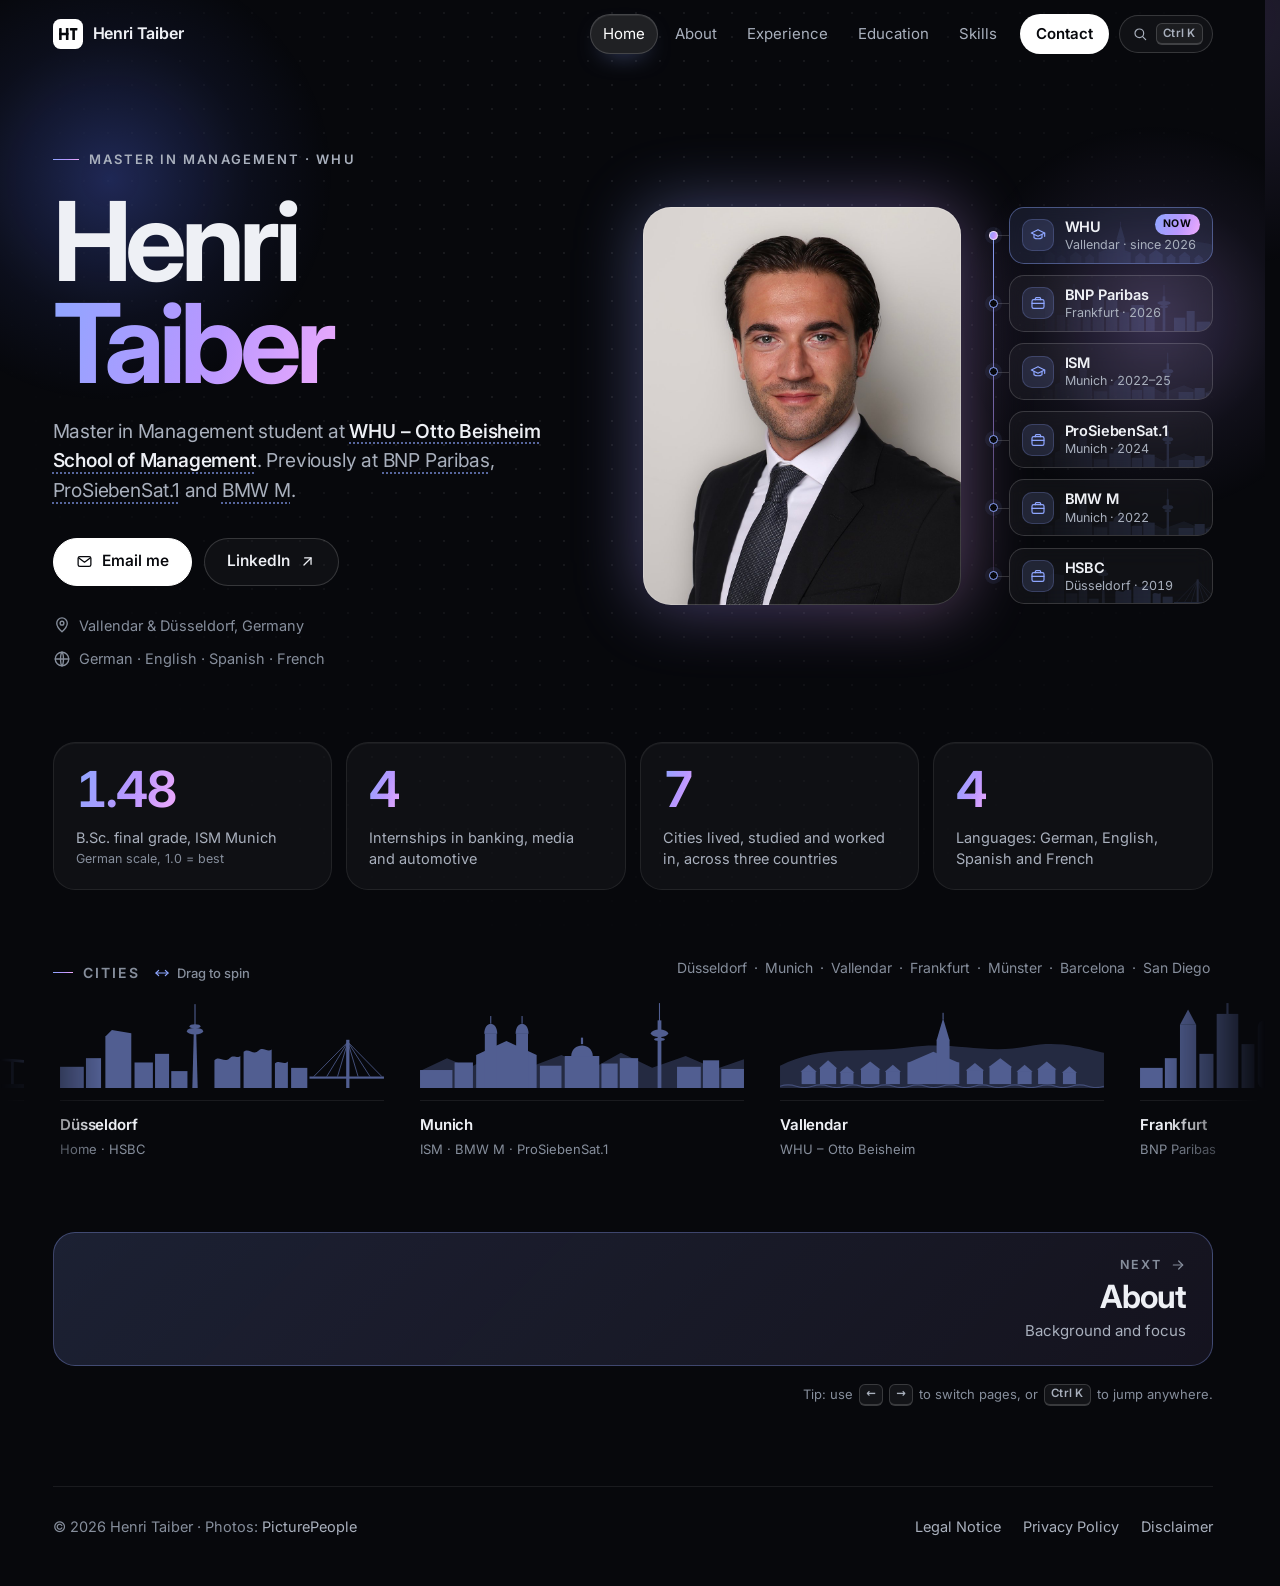
<file: index.html>
<!doctype html>
<html lang="en">
<head>
  <meta charset="utf-8">
  <meta name="viewport" content="width=device-width, initial-scale=1, viewport-fit=cover">
  <title>Henri Taiber · Master in Management at WHU</title>
  <meta name="description" content="Henri Taiber – Master in Management student at WHU – Otto Beisheim School of Management. Previously at BNP Paribas, ProSiebenSat.1 and BMW M.">
  <meta name="author" content="Henri Taiber">
  <link rel="canonical" href="https://henritaiber.com/">
  <meta name="color-scheme" content="dark">
  <meta name="theme-color" content="#07080c">

  <meta property="og:type" content="profile">
  <meta property="og:site_name" content="Henri Taiber">
  <meta property="og:title" content="Henri Taiber">
  <meta property="og:description" content="Master in Management student at WHU – Otto Beisheim School of Management. Previously at BNP Paribas, ProSiebenSat.1 and BMW M.">
  <meta property="og:url" content="https://henritaiber.com/">
  <meta property="og:image" content="https://henritaiber.com/social-preview.jpg">
  <meta property="og:image:width" content="1200">
  <meta property="og:image:height" content="630">
  <meta property="og:image:alt" content="Henri Taiber – Master in Management at WHU">
  <meta property="profile:first_name" content="Henri">
  <meta property="profile:last_name" content="Taiber">
  <meta name="twitter:card" content="summary_large_image">

  <link rel="icon" href="favicon.svg" type="image/svg+xml">
  <link rel="apple-touch-icon" href="apple-touch-icon.png">
  <link rel="preload" href="assets/fonts/inter-var-latin.woff2" as="font" type="font/woff2" crossorigin>
  <script>
    /* Pages inside the page: pick the page from the address (#about, #exp-bnp …) before anything is drawn */
    (function (d, l) {
      var r = d.documentElement, h = '', v = 'home';
      r.classList.add('js');
      try { h = decodeURIComponent((l.hash || '').slice(1)); } catch (e) { h = ''; }
      if (/^(about|experience|education|skills|contact)$/.test(h)) v = h;
      else if (/^(more|languages|activities)$/.test(h)) v = 'skills';
      else if (/^exp-/.test(h)) v = 'experience';
      else if (/^edu-/.test(h)) v = 'education';
      r.setAttribute('data-view', v);
    })(document, location);
  </script>

  <script type="application/ld+json">
  {
    "@context": "https://schema.org",
    "@type": "ProfilePage",
    "url": "https://henritaiber.com/",
    "mainEntity": {
      "@type": "Person",
      "@id": "https://henritaiber.com/#henri",
      "name": "Henri Taiber",
      "givenName": "Henri",
      "familyName": "Taiber",
      "url": "https://henritaiber.com/",
      "image": "https://henritaiber.com/henri-taiber.jpg",
      "description": "Master in Management (M.Sc.) student at WHU – Otto Beisheim School of Management.",
      "email": "mailto:henri.taiber@gmail.com",
      "sameAs": ["https://www.linkedin.com/in/henri-taiber-848b151b9/"],
      "affiliation": { "@type": "CollegeOrUniversity", "name": "WHU – Otto Beisheim School of Management", "url": "https://www.whu.edu/en/" },
      "alumniOf": [
        { "@type": "CollegeOrUniversity", "name": "International School of Management (ISM)", "url": "https://en.ism.de/" },
        { "@type": "CollegeOrUniversity", "name": "University of California San Diego", "url": "https://ucsd.edu/" },
        { "@type": "CollegeOrUniversity", "name": "IQS School of Management, Universitat Ramon Llull", "url": "https://iqs.edu/en/" },
        { "@type": "CollegeOrUniversity", "name": "University of Münster", "url": "https://www.uni-muenster.de/en/" }
      ],
      "knowsLanguage": ["de", "en", "es", "fr"]
    }
  }
  </script>

  <style>
    /* ---------- Font (self-hosted, no external requests) ---------- */
    @font-face {
      font-family: "Inter";
      src: url("assets/fonts/inter-var-latin.woff2") format("woff2-variations"),
           url("assets/fonts/inter-var-latin.woff2") format("woff2");
      font-weight: 100 900;
      font-style: normal;
      font-display: swap;
    }

    /* ---------- Design tokens (dark) ---------- */
    :root {
      color-scheme: dark;
      --bg: #07080c;
      --surface: rgba(255, 255, 255, 0.035);
      --surface-2: rgba(255, 255, 255, 0.065);
      --solid: #0f1218;
      --text: #eef0f5;
      --muted: #a9b0bd;
      --faint: #868e9c;
      --line: rgba(255, 255, 255, 0.08);
      --line-2: rgba(255, 255, 255, 0.16);
      --accent: #8ea6ff;
      --accent-2: #b897ff;
      --accent-3: #f0abfc;
      --grad: linear-gradient(110deg, #8ea6ff 0%, #b897ff 55%, #f0abfc 100%);
      --sky: #8ea6ff;
      --radius: 22px;
      --max: 1160px;
      --font: "Inter", ui-sans-serif, system-ui, -apple-system, "Segoe UI", Roboto, "Helvetica Neue", Arial, sans-serif;
      --ease: cubic-bezier(.2, .7, .2, 1);
      --ease-out: cubic-bezier(.16, 1, .3, 1);
      --hover-bg: rgba(255, 255, 255, 0.09);
      --hover-line: rgba(255, 255, 255, 0.3);
    }

    /* ---------- Base ---------- */
    *, *::before, *::after { box-sizing: border-box; }
    html { background: var(--bg); scroll-padding-top: 84px; -webkit-text-size-adjust: 100%; text-size-adjust: 100%; }
    html:not(.js) { scroll-behavior: smooth; }
    body {
      margin: 0; min-height: 100vh; color: var(--text); background: var(--bg);
      font-family: var(--font); font-size: 17px; line-height: 1.6; font-optical-sizing: auto;
      -webkit-font-smoothing: antialiased; -moz-osx-font-smoothing: grayscale; overflow-x: clip;
    }
    body::before {
      content: ""; position: fixed; inset: 0; z-index: -2; pointer-events: none;
      background:
        radial-gradient(55% 45% at 12% -8%, rgba(88, 115, 255, 0.24), transparent 70%),
        radial-gradient(45% 40% at 92% 2%, rgba(184, 151, 255, 0.17), transparent 70%),
        radial-gradient(60% 45% at 50% 115%, rgba(94, 234, 212, 0.07), transparent 70%);
    }
    img { display: block; max-width: 100%; height: auto; }
    a { color: inherit; }
    p { margin: 0; }
    h1, h2, h3, h4 { margin: 0; text-wrap: balance; }
    ::selection { background: var(--accent); color: #07080c; }
    :focus-visible { outline: 2px solid var(--accent); outline-offset: 3px; border-radius: 8px; }
    svg.icon { width: 18px; height: 18px; flex: none; fill: none; stroke: currentColor; stroke-width: 1.8; stroke-linecap: round; stroke-linejoin: round; }
    .container { width: min(var(--max), calc(100% - 48px)); margin-inline: auto; }
    .skip-link { position: absolute; left: 16px; top: -120px; z-index: 100; background: var(--solid); color: var(--text); padding: 10px 14px; border-radius: 10px; text-decoration: none; font-weight: 600; }
    .skip-link:focus { top: 16px; }
    .visually-hidden { position: absolute !important; width: 1px; height: 1px; padding: 0; margin: -1px; overflow: hidden; clip: rect(0 0 0 0); white-space: nowrap; border: 0; }
    .grad-text { background: var(--grad); -webkit-background-clip: text; background-clip: text; color: transparent; }
    .nowrap { white-space: nowrap; }

    /* ---------- Header ---------- */
    .site-header { position: sticky; top: 0; z-index: 50; border-bottom: 1px solid transparent; transition: background-color .3s ease, border-color .3s ease; }
    .site-header.is-scrolled { background: rgba(7, 8, 12, 0.72); -webkit-backdrop-filter: saturate(160%) blur(16px); backdrop-filter: saturate(160%) blur(16px); border-bottom-color: var(--line); }
    .nav { display: flex; align-items: center; justify-content: space-between; height: 68px; gap: 16px; }
    .brand { display: inline-flex; align-items: center; gap: 10px; font-weight: 620; font-size: 16px; letter-spacing: -0.01em; text-decoration: none; }
    .brand-mark { width: 30px; height: 30px; flex: none; }
    .brand-mark .bg { fill: #ffffff; }
    .brand-mark .fg { fill: #07080c; }
    .nav-links { display: flex; align-items: center; gap: 4px; list-style: none; margin: 0; padding: 0; }
    .nav-links a { display: inline-block; text-decoration: none; color: var(--muted); font-size: 15px; padding: 8px 13px; border-radius: 999px; transition: color .2s ease, background-color .2s ease, box-shadow .2s ease, transform .15s ease; }
    .nav-links a:not(.nav-cta):hover { color: #ffffff; background: var(--hover-bg); }
    .nav-links a:active { transform: scale(.96); }
    .nav-links .nav-cta { color: #07080c; background: #ffffff; font-weight: 600; margin-left: 6px; padding: 8px 16px; }
    .nav-links .nav-cta:hover { color: #07080c; background: #ffffff; box-shadow: 0 0 0 4px rgba(255, 255, 255, .16); }

    /* ---------- Buttons ---------- */
    .btn {
      display: inline-flex; align-items: center; justify-content: center; gap: 9px; min-height: 48px; padding: 0 22px;
      border-radius: 999px; font: inherit; font-size: 15.5px; font-weight: 560; text-decoration: none; cursor: pointer;
      border: 1px solid var(--line-2); background: var(--surface); color: var(--text);
      transition: transform .2s var(--ease), background-color .2s ease, border-color .2s ease, box-shadow .25s ease, color .2s ease, translate .4s var(--ease-out);
    }
    .btn:hover { transform: translateY(-1px); background: var(--hover-bg); border-color: var(--hover-line); color: #ffffff; }
    .btn:active { transform: translateY(0) scale(.97); transition-duration: .08s; }
    .btn-primary { background: #ffffff; color: #07080c; border-color: #ffffff; }
    .btn-primary:hover { background: #ffffff; color: #07080c; box-shadow: 0 0 0 4px rgba(255, 255, 255, .16), 0 16px 36px -16px rgba(255, 255, 255, .6); }
    .btn .icon { width: 17px; height: 17px; }

    /* ---------- Hero ---------- */
    .hero { position: relative; isolation: isolate; padding: 72px 0 24px; overflow-x: hidden; overflow-x: clip; }
    .hero::before {
      content: ""; position: absolute; z-index: -1; inset: -68px 0 0 0; pointer-events: none;
      background-image: radial-gradient(rgba(255, 255, 255, 0.07) 1px, transparent 1.3px); background-size: 24px 24px;
      -webkit-mask-image: radial-gradient(ellipse 70% 65% at 50% 20%, #000 25%, transparent 75%);
      mask-image: radial-gradient(ellipse 70% 65% at 50% 20%, #000 25%, transparent 75%);
    }
    /* Soft light orbs: drift slowly and lean away from the cursor (depth) */
    .orbs { position: absolute; inset: -80px 0 0 0; z-index: -2; overflow: hidden; pointer-events: none; }
    .orb-wrap { position: absolute; will-change: transform; transition: transform 1.2s var(--ease-out); }
    .orb-wrap.a { left: -200px; top: -120px; transform: translate(calc(var(--px, 0) * -18px), calc(var(--py, 0) * -14px)); }
    .orb-wrap.b { right: -160px; top: 60px; transform: translate(calc(var(--px, 0) * 24px), calc(var(--py, 0) * 18px)); }
    .orb { width: 620px; height: 620px; border-radius: 50%; opacity: .55; animation: orb-drift 26s ease-in-out infinite alternate; background: radial-gradient(closest-side, rgba(88, 115, 255, .55), rgba(88, 115, 255, .12) 45%, transparent 72%); }
    .orb-wrap.b .orb { width: 540px; height: 540px; animation-duration: 34s; animation-delay: -11s; background: radial-gradient(closest-side, rgba(184, 151, 255, .5), rgba(184, 151, 255, .1) 45%, transparent 72%); }
    @keyframes orb-drift { from { transform: translate(0, 0) scale(1); } to { transform: translate(70px, 50px) scale(1.1); } }
    .hero-grid { display: grid; grid-template-columns: minmax(0, 1fr) auto; gap: 56px; align-items: center; }
    .kicker { display: inline-flex; align-items: center; gap: 10px; font-size: 13px; font-weight: 600; letter-spacing: .16em; text-transform: uppercase; color: var(--muted); }
    .kicker::before { content: ""; width: 26px; height: 1px; background: var(--grad); }
    .hero h1 { margin: 20px 0 22px; font-size: clamp(3.3rem, 8.6vw, 6.9rem); line-height: .93; letter-spacing: -0.055em; font-weight: 680; }
    .hero h1 .grad-text { padding-right: .04em; }
    .lead { font-size: clamp(1.12rem, 1.5vw, 1.32rem); line-height: 1.55; color: var(--muted); max-width: 36rem; letter-spacing: -0.01em; }
    .lead strong { color: var(--text); font-weight: 560; }
    .hero-actions { display: flex; flex-wrap: wrap; gap: 12px; margin-top: 32px; }
    .hero-meta { display: flex; flex-wrap: wrap; gap: 10px 22px; margin: 28px 0 0; padding: 0; list-style: none; color: var(--faint); font-size: 14.5px; }
    .hero-meta li { display: inline-flex; align-items: center; gap: 8px; }

    /* Portrait + career rail ("hero visual") */
    .hero-visual { display: grid; grid-template-columns: 318px 226px; gap: 26px; align-items: center; justify-self: end; }
    .portrait-wrap { position: relative; width: 100%; margin: 0; }
    /* The photo tilts gently towards the cursor (fine pointers only, see script) */
    .portrait-3d { position: relative; transform: perspective(900px) rotateX(var(--rx, 0deg)) rotateY(var(--ry, 0deg)); transition: transform .7s var(--ease-out), filter .4s ease; will-change: transform; }
    .portrait-3d::before {
      content: ""; position: absolute; inset: -2px; z-index: -1; border-radius: 30px;
      background: var(--grad); filter: blur(34px); opacity: .38; transition: opacity .5s ease;
    }
    .portrait-3d::after { content: ""; position: absolute; inset: 0; border-radius: 28px; border: 1px solid rgba(255,255,255,.18); pointer-events: none; transition: border-color .4s ease; }
    .portrait-3d:hover { filter: brightness(1.05); }
    .portrait-3d:hover::before { opacity: .58; }
    .portrait-3d:hover::after { border-color: rgba(255,255,255,.4); }
    .portrait { width: 100%; aspect-ratio: 4 / 5; object-fit: cover; border-radius: 28px; background: var(--solid); }

    .rail { --node: 27px; position: relative; align-self: stretch; display: flex; flex-direction: column; justify-content: space-between; gap: 8px; list-style: none; margin: 0; padding: 0 0 0 22px; }
    .rail::before, .rail::after { content: ""; position: absolute; top: var(--node); bottom: var(--node); pointer-events: none; }
    .rail::before { left: 6px; width: 1px; background: linear-gradient(to bottom, rgba(142, 166, 255, .95), rgba(184, 151, 255, .55) 55%, rgba(240, 171, 252, .14)); }
    .rail::after {
      left: 5px; width: 3px; border-radius: 3px; background-repeat: no-repeat; background-size: 100% 300%;
      background-image: linear-gradient(to bottom, transparent 0 43%, rgba(255, 255, 255, .95) 50%, transparent 57% 100%);
      animation: rail-flow 5.5s ease-in-out infinite;
    }
    @keyframes rail-flow { from { background-position: 0 100%; } to { background-position: 0 0; } }
    .rail-item { position: relative; }
    .rail-item::before {
      content: ""; position: absolute; left: -20px; top: 50%; width: 9px; height: 9px; margin-top: -4.5px; border-radius: 50%;
      background: var(--bg); border: 1.5px solid var(--accent); box-shadow: 0 0 0 4px rgba(142, 166, 255, .08);
    }
    .rail-item::after { content: ""; position: absolute; left: -11px; top: 50%; width: 11px; height: 1px; background: var(--line-2); }
    .rail-item.is-now::before { background: var(--grad); border-color: rgba(255, 255, 255, .7); animation: now-pulse 2.6s ease-out infinite; }
    @keyframes now-pulse {
      0% { box-shadow: 0 0 0 0 rgba(142, 166, 255, .6), 0 0 12px rgba(142, 166, 255, .8); }
      75%, 100% { box-shadow: 0 0 0 10px rgba(142, 166, 255, 0), 0 0 12px rgba(142, 166, 255, .8); }
    }
    .rail-chip {
      position: relative; overflow: hidden; isolation: isolate; display: flex; align-items: center; gap: 11px; padding: 10px 12px;
      border-radius: 15px; text-decoration: none; color: var(--text); background: rgba(255, 255, 255, .04); border: 1px solid var(--line-2);
      -webkit-backdrop-filter: blur(10px); backdrop-filter: blur(10px);
      transition: transform .25s var(--ease), border-color .25s ease, background-color .25s ease, box-shadow .3s ease;
    }
    .rail-chip:hover { transform: translateX(4px); border-color: rgba(142, 166, 255, .62); background-color: rgba(142, 166, 255, .17); box-shadow: 0 12px 30px -16px rgba(142, 166, 255, .75); }
    .rail-chip:active { transform: translateX(4px) scale(.97); transition-duration: .08s; }
    .rail-chip:hover .rail-txt b { color: #ffffff; }
    .rail-chip:hover .rail-txt small { color: #dfe3ea; }
    .rail-chip:hover .rail-ico { color: #ffffff; background: rgba(142, 166, 255, .32); border-color: rgba(142, 166, 255, .5); }
    .is-now .rail-chip { border-color: rgba(142, 166, 255, .42); background-color: rgba(142, 166, 255, .1); }
    .rail-ico { flex: none; display: grid; place-items: center; width: 32px; height: 32px; border-radius: 10px; color: var(--accent); background: rgba(142, 166, 255, .14); border: 1px solid rgba(142, 166, 255, .22); transition: color .25s ease, background-color .25s ease, border-color .25s ease; }
    .rail-ico .icon { width: 16px; height: 16px; }
    .rail-txt { min-width: 0; display: grid; gap: 1px; line-height: 1.25; }
    .rail-txt b { font-size: 14.5px; font-weight: 620; letter-spacing: -0.01em; white-space: nowrap; }
    .rail-txt small { font-size: 12.5px; color: var(--muted); white-space: nowrap; font-variant-numeric: tabular-nums; }
    .rail-now { margin-left: auto; margin-top: -4px; align-self: flex-start; padding: 2px 8px; border-radius: 99px; font-size: 10.5px; font-weight: 700; letter-spacing: .06em; text-transform: uppercase; color: #07080c; background: var(--grad); }
    .rail-sky {
      position: absolute; z-index: -1; right: -8px; bottom: -6px; width: 200px; height: auto; color: var(--sky); opacity: .15; pointer-events: none; transition: opacity .3s ease;
      -webkit-mask-image: linear-gradient(to left, #000 30%, transparent 95%); mask-image: linear-gradient(to left, #000 30%, transparent 95%);
    }
    .rail-chip:hover .rail-sky { opacity: .3; }
    .js .rail [data-reveal] { transform: translateX(14px); }
    .js .rail [data-reveal].is-in { transform: none; }

    /* ---------- Stats ---------- */
    .stats { display: grid; grid-template-columns: repeat(4, minmax(0, 1fr)); gap: 14px; margin: 72px 0 0; padding: 0; list-style: none; }
    .stat {
      position: relative; overflow: hidden; isolation: isolate; background: var(--surface); border: 1px solid var(--line); border-radius: var(--radius); padding: 22px 22px 20px;
      box-shadow: inset 0 1px 0 rgba(255, 255, 255, .04); transition: background-color .3s ease, border-color .3s ease, transform .3s var(--ease);
    }
    .stat:hover { background: var(--surface-2); border-color: var(--line-2); transform: translateY(-2px); }
    .stat:hover .stat-label { color: #dfe3ea; }
    .stat-label { transition: color .3s ease; }
    .stat-value { font-size: clamp(2.3rem, 4vw, 3.1rem); font-weight: 650; line-height: 1; letter-spacing: -0.045em; font-variant-numeric: tabular-nums; background: var(--grad); -webkit-background-clip: text; background-clip: text; color: transparent; display: inline-block; }
    .stat-label { margin-top: 12px; color: var(--muted); font-size: 14.5px; line-height: 1.45; }
    .stat-label small { display: block; color: var(--faint); font-size: 12.5px; margin-top: 2px; }

    /* ---------- Journey band (cities) ---------- */
    .journey { margin-top: 64px; }
    .journey-head { display: flex; flex-wrap: wrap; align-items: baseline; justify-content: space-between; gap: 8px 24px; margin-bottom: 18px; }
    .journey-head p { color: var(--faint); font-size: 14px; }
    .journey-viewport {
      position: relative; overflow: hidden;
      -webkit-mask-image: linear-gradient(90deg, transparent, #000 8%, #000 92%, transparent);
      mask-image: linear-gradient(90deg, transparent, #000 8%, #000 92%, transparent);
    }
    /* Starts aligned with the page content (Düsseldorf first) and drifts right → left */
    .journey-track { --gutter: 24px; display: flex; width: max-content; margin-left: calc(max(var(--gutter), (100vw - var(--max)) / 2) - 18px); }
    html:not(.js) .journey-track { animation: drift 50s linear infinite; }
    @keyframes drift { from { transform: translateX(0); } to { transform: translateX(-33.3333%); } }
    /* With JS the strip runs on a small physics loop: it drifts, can be dragged, flicked and spun, and eases back to its own pace */
    .journey.is-live .journey-viewport { cursor: grab; touch-action: pan-y; -webkit-user-select: none; user-select: none; -webkit-touch-callout: none; }
    .journey.is-live .journey-track { will-change: transform; }
    .journey-viewport.is-dragging, .journey-viewport.is-dragging .city-tile { cursor: grabbing; }
    .journey-viewport.is-dragging .city-tile { transform: none; }
    /* Tiles light up under the cursor and open a city card; the strip itself never stops */
    .city-tile {
      flex: none; display: block; width: 360px; margin: 0; padding: 0 18px; border: 0; background: none; color: inherit; font: inherit; text-align: left;
      cursor: pointer; -webkit-tap-highlight-color: transparent; transition: transform .35s var(--ease);
    }
    .city-tile:focus-visible { outline-offset: -2px; border-radius: 14px; }
    .city-tile .city-sky { display: block; width: 100%; height: auto; color: var(--sky); opacity: .55; transition: opacity .3s ease, color .3s ease; }
    .city-tile:hover { transform: translateY(-4px); }
    .city-tile:hover .city-sky, .city-tile:focus-visible .city-sky { opacity: 1; color: #b9c7ff; }
    .city-cap { display: flex; flex-direction: column; gap: 2px; margin-top: 12px; padding-top: 12px; border-top: 1px solid var(--line); transition: border-color .3s ease; }
    .city-tile:hover .city-cap { border-top-color: rgba(142, 166, 255, .45); }
    .city-cap b { display: inline-flex; align-items: center; gap: 8px; font-size: 15px; font-weight: 620; letter-spacing: -0.01em; transition: color .3s ease; }
    .city-cap b .go { width: 15px; height: 15px; color: var(--accent); opacity: 0; transform: translateX(-6px); transition: opacity .3s ease, transform .3s var(--ease); }
    .city-cap > span { font-size: 13px; color: var(--faint); transition: color .3s ease; }
    .city-tile:hover .city-cap b { color: #ffffff; }
    .city-tile:hover .city-cap b .go { opacity: 1; transform: none; }
    .city-tile:hover .city-cap > span { color: var(--muted); }

    /* ---------- Sections ---------- */
    .section { padding: 104px 0; }
    .section-sep { border: 0; border-top: 1px solid var(--line); margin-block: 0; }
    .section-grid { display: grid; grid-template-columns: minmax(0, 290px) minmax(0, 1fr); gap: 56px; }
    .section-head { position: sticky; top: 104px; align-self: start; }
    .eyebrow { display: inline-flex; align-items: center; gap: 10px; font-size: 12.5px; font-weight: 620; letter-spacing: .16em; text-transform: uppercase; color: var(--faint); }
    .eyebrow::before { content: ""; width: 20px; height: 1px; background: var(--grad); }
    .section .view-title { margin-top: 16px; font-size: clamp(1.9rem, 3.2vw, 2.6rem); line-height: 1.08; letter-spacing: -0.04em; font-weight: 660; }
    .about-text p { font-size: clamp(1.08rem, 1.45vw, 1.24rem); line-height: 1.65; letter-spacing: -0.008em; color: var(--muted); }
    .about-text p + p { margin-top: 20px; }
    .about-text strong { color: var(--text); font-weight: 560; }
    .about-text a {
      color: var(--text); text-decoration: underline; text-decoration-color: rgba(142, 166, 255, .5); text-decoration-thickness: 1px; text-underline-offset: 4px;
      transition: color .2s ease, text-decoration-color .2s ease;
    }
    .about-text a:hover { color: #c7d2ff; text-decoration-color: var(--accent); }

    /* ---------- Experience / education cards ---------- */
    .timeline { list-style: none; margin: 0; padding: 0; display: grid; gap: 14px; }
    .item {
      position: relative; overflow: hidden; isolation: isolate; padding: 24px 26px 26px; border-radius: var(--radius);
      background: var(--surface); border: 1px solid var(--line); box-shadow: inset 0 1px 0 rgba(255, 255, 255, .04);
      transition: border-color .3s ease, background-color .3s ease, transform .3s var(--ease), box-shadow .3s ease;
    }
    .item:hover { border-color: var(--hover-line); background: rgba(255, 255, 255, .075); transform: translateY(-3px); box-shadow: inset 0 1px 0 rgba(255, 255, 255, .08), 0 28px 56px -34px rgba(0, 0, 0, .9); }
    .item:hover .item-role { color: #dfe3ea; }
    .item:hover li { color: #eef0f5; }
    .item:hover .logo { transform: scale(1.05); border-color: rgba(142, 166, 255, .5); background: linear-gradient(145deg, rgba(142, 166, 255, .34), rgba(184, 151, 255, .18)); }
    .item:target { border-color: rgba(142, 166, 255, .5); box-shadow: 0 0 0 1px rgba(142, 166, 255, .22), 0 24px 60px -30px rgba(142, 166, 255, .55); }
    .item .sky {
      position: absolute; z-index: -1; right: -6px; bottom: -2px; width: min(540px, 88%); height: auto;
      color: var(--sky); opacity: .19; pointer-events: none; transition: opacity .35s ease;
      -webkit-mask-image: linear-gradient(to left, #000 30%, transparent 92%);
      mask-image: linear-gradient(to left, #000 30%, transparent 92%);
    }
    .item:hover .sky { opacity: .32; }
    .item-head { display: grid; grid-template-columns: 48px minmax(0, 1fr) auto; gap: 16px; align-items: center; }
    .logo {
      position: relative; width: 48px; height: 48px; border-radius: 13px; display: grid; place-items: center; overflow: hidden;
      background: linear-gradient(145deg, rgba(142, 166, 255, .20), rgba(184, 151, 255, .10)); border: 1px solid var(--line-2);
      font-size: 11.5px; font-weight: 700; letter-spacing: .02em; color: var(--text);
      transition: transform .3s var(--ease), border-color .3s ease, background .3s ease;
    }
    .logo img { position: absolute; inset: 0; width: 100%; height: 100%; object-fit: contain; padding: 7px; background: #ffffff; }
    .item h2 { font-size: 1.18rem; line-height: 1.3; letter-spacing: -0.022em; font-weight: 640; }
    .item h2 a { color: inherit; text-decoration: none; text-underline-offset: 4px; text-decoration-thickness: 1px; text-decoration-color: rgba(142, 166, 255, .6); transition: color .2s ease; }
    .item h2 a:hover { color: #ffffff; text-decoration-line: underline; }
    .item h2 .ext { width: 15px; height: 15px; margin-left: 6px; vertical-align: -1px; color: var(--faint); transition: transform .2s ease, color .2s ease; }
    .item h2 a:hover .ext, .item h2 a:focus-visible .ext { color: var(--accent); transform: translate(2px, -2px); }
    .item-role { margin-top: 2px; color: var(--muted); font-size: 15px; line-height: 1.45; }
    .item-meta { display: grid; justify-items: end; gap: 4px; font-size: 14px; color: var(--faint); white-space: nowrap; font-variant-numeric: tabular-nums; }
    .city { display: inline-flex; align-items: center; gap: 6px; color: var(--muted); }
    .city .icon { width: 15px; height: 15px; color: var(--accent); }
    .item ul { list-style: none; margin: 16px 0 0 64px; padding: 0; display: grid; gap: 8px; max-width: 46rem; }
    .item li { position: relative; padding-left: 18px; font-size: 15.5px; line-height: 1.55; color: #d9dde5; }
    .item li::before { content: ""; position: absolute; left: 0; top: .68em; width: 6px; height: 6px; border-radius: 50%; background: var(--grad); }
    .item-note { margin: 12px 0 0 64px; font-size: 15px; color: var(--muted); line-height: 1.55; max-width: 46rem; }
    .tags { display: flex; flex-wrap: wrap; gap: 8px; margin: 14px 0 0 64px; }
    .tag { display: inline-flex; align-items: center; min-height: 26px; padding: 2px 11px; border-radius: 999px; font-size: 13px; font-weight: 560; background: rgba(142, 166, 255, .14); color: #c7d2ff; border: 1px solid rgba(142, 166, 255, .22); transition: background-color .2s ease, border-color .2s ease, color .2s ease, transform .2s var(--ease); }
    .tag:hover { background: rgba(142, 166, 255, .28); border-color: rgba(142, 166, 255, .5); color: #ffffff; transform: translateY(-1px); }

    /* ---------- Bento ---------- */
    .bento { display: grid; grid-template-columns: repeat(2, minmax(0, 1fr)); gap: 14px; }
    .card {
      position: relative; isolation: isolate; overflow: hidden; background: var(--surface); border: 1px solid var(--line); border-radius: var(--radius); padding: 26px 26px 24px;
      box-shadow: inset 0 1px 0 rgba(255, 255, 255, .04); transition: background-color .3s ease, border-color .3s ease, transform .3s var(--ease), box-shadow .3s ease;
    }
    .card:hover { background: var(--surface-2); border-color: var(--line-2); transform: translateY(-2px); box-shadow: inset 0 1px 0 rgba(255, 255, 255, .07), 0 28px 56px -34px rgba(0, 0, 0, .9); }
    .card h2 { display: flex; align-items: center; gap: 10px; font-size: 1.05rem; letter-spacing: -0.015em; font-weight: 640; }
    .card h2 .icon { color: var(--accent); }
    .card h3 { margin: 18px 0 8px; font-size: 12px; font-weight: 640; letter-spacing: .12em; text-transform: uppercase; color: var(--faint); }
    .chips { display: flex; flex-wrap: wrap; gap: 8px; }
    .chip {
      display: inline-flex; align-items: center; min-height: 30px; padding: 3px 12px; border-radius: 999px; border: 1px solid var(--line-2); font-size: 14px; color: #dfe3ea; background: rgba(255, 255, 255, .025);
      cursor: default; transition: background-color .2s ease, border-color .2s ease, color .2s ease, transform .2s var(--ease), box-shadow .2s ease;
    }
    .chip:hover { background: var(--hover-bg); border-color: var(--hover-line); color: #ffffff; transform: translateY(-1px); box-shadow: 0 8px 20px -12px rgba(142, 166, 255, .6); }
    .chip:active { transform: scale(.96); transition-duration: .08s; }
    .list { list-style: none; margin: 10px 0 0; padding: 0; display: grid; gap: 2px; }
    .list li { display: grid; gap: 2px; font-size: 15px; line-height: 1.5; padding: 9px 12px; margin: 0 -12px; border-radius: 12px; border-left: 2px solid transparent; transition: background-color .25s ease, border-color .25s ease; }
    .list li:hover { background: rgba(255, 255, 255, .05); border-left-color: var(--accent); }
    .list strong { font-weight: 600; letter-spacing: -0.01em; transition: color .25s ease; }
    .list li:hover strong { color: #ffffff; }
    .list span { color: var(--muted); }
    .langs { list-style: none; margin: 12px 0 0; padding: 0; display: grid; gap: 4px; }
    .langs li { display: grid; grid-template-columns: 1fr auto; align-items: center; gap: 4px 12px; font-size: 15px; padding: 8px 10px; margin: 0 -10px; border-radius: 12px; transition: background-color .25s ease; }
    .langs li:hover { background: rgba(255, 255, 255, .05); }
    .langs .level { color: var(--muted); font-size: 14px; transition: color .25s ease; }
    .langs li:hover .level { color: #dfe3ea; }
    .meter { grid-column: 1 / -1; height: 5px; border-radius: 99px; background: rgba(255, 255, 255, .07); overflow: hidden; }
    .meter i { display: block; height: 100%; width: var(--w, 0); border-radius: inherit; background: var(--grad); transition: width 1.3s var(--ease-out), box-shadow .3s ease; }
    .langs li:hover .meter i { box-shadow: 0 0 12px rgba(184, 151, 255, .7); }
    .js [data-reveal]:not(.is-in) .meter i { width: 0; }
    .langs li:nth-child(2) .meter i { transition-delay: .1s; }
    .langs li:nth-child(3) .meter i { transition-delay: .2s; }
    .langs li:nth-child(4) .meter i { transition-delay: .3s; }

    /* ---------- Contact ---------- */
    .contact { padding: 40px 0 104px; }
    .contact-card {
      position: relative; overflow: hidden; isolation: isolate; border-radius: 34px; padding: clamp(36px, 7vw, 80px) clamp(28px, 7vw, 80px) 0;
      display: grid; grid-template-columns: minmax(0, 1fr) clamp(220px, 21vw, 270px); column-gap: clamp(28px, 5vw, 64px);
      background: linear-gradient(135deg, #1b2150 0%, #2a1d55 55%, #3a1d4f 100%); border: 1px solid rgba(255,255,255,.12);
    }
    .contact-main { align-self: start; padding-bottom: clamp(120px, 14vw, 170px); }

    /* Contact photo: framed, sitting above the city skylines (the skyline band stays fully visible) */
    .contact-photo { position: relative; z-index: 1; align-self: start; margin: -24px calc(-1 * clamp(0px, 3vw, 36px)) calc(clamp(90px, 15vw, 170px) + 18px) 0; }
    .contact-photo::before {
      content: ""; position: absolute; z-index: -1; inset: 6% -10% -4% -10%; border-radius: 50%; pointer-events: none;
      background: radial-gradient(closest-side, rgba(240, 171, 252, .34), rgba(142, 166, 255, .16) 55%, transparent 75%); filter: blur(10px);
      transition: opacity .5s ease; opacity: .85;
    }
    .contact-photo-frame {
      position: relative; overflow: hidden; aspect-ratio: 4 / 5; border-radius: 26px;
      border: 1px solid rgba(255, 255, 255, .24); background: #d9d6d2;
      box-shadow: 0 30px 60px -28px rgba(0, 0, 0, .7); transition: border-color .4s ease;
    }
    .contact-photo-frame img { display: block; width: 100%; height: 100%; object-fit: cover; object-position: 50% 0%; transition: filter .4s ease; }
    .contact-photo:hover::before { opacity: 1; }
    .contact-photo:hover .contact-photo-frame { border-color: rgba(255, 255, 255, .5); }
    .contact-photo:hover img { filter: brightness(1.05); }

    .contact-card::before { content: ""; position: absolute; z-index: -1; width: 620px; height: 620px; right: -160px; top: -280px; background: radial-gradient(closest-side, rgba(142, 166, 255, .45), transparent); }
    .contact-sky { position: absolute; z-index: -1; left: 0; right: 0; bottom: -2px; width: 100%; height: clamp(90px, 15vw, 170px); color: #ffffff; opacity: .16; pointer-events: none; }
    .contact-card .eyebrow { color: rgba(255,255,255,.65); }
    .contact-card .view-title { margin-top: 16px; font-size: clamp(2.6rem, 6.4vw, 4.6rem); line-height: 1; letter-spacing: -0.05em; font-weight: 680; }
    .contact-text { margin-top: 18px; max-width: 34rem; font-size: clamp(1.05rem, 1.5vw, 1.2rem); color: rgba(255,255,255,.76); }
    .contact-actions { display: flex; flex-wrap: wrap; gap: 12px; margin-top: 34px; }
    .contact-card .btn { background: rgba(255,255,255,.06); border-color: rgba(255,255,255,.24); }
    .contact-card .btn:hover { background: rgba(255,255,255,.16); border-color: rgba(255,255,255,.5); }
    .contact-card .btn-primary { background: #ffffff; color: #07080c; border-color: #ffffff; }
    .contact-card .btn-primary:hover { background: #ffffff; }
    .btn.is-done { background: rgba(94, 234, 212, .18); border-color: rgba(94, 234, 212, .6); color: #ffffff; }
    .contact-card.spot::after { background: radial-gradient(520px circle at var(--mx) var(--my), rgba(255, 255, 255, .14), transparent 62%); }

    /* ---------- Cursor spotlight: a soft light and a thin glowing edge follow the pointer (fine pointers only) ---------- */
    .spot { --mx: 50%; --my: 50%; }
    .spot::after {
      content: ""; position: absolute; inset: 0; z-index: -1; border-radius: inherit; pointer-events: none; opacity: 0; transition: opacity .45s ease;
      background: radial-gradient(380px circle at var(--mx) var(--my), rgba(142, 166, 255, .17), transparent 62%);
    }
    .spot-ring::before {
      content: ""; position: absolute; inset: 0; z-index: 2; border-radius: inherit; padding: 1px; pointer-events: none; opacity: 0; transition: opacity .45s ease;
      background: radial-gradient(320px circle at var(--mx) var(--my), rgba(184, 151, 255, .95), rgba(142, 166, 255, .4) 45%, transparent 72%);
      -webkit-mask: linear-gradient(#000 0 0) content-box, linear-gradient(#000 0 0); -webkit-mask-composite: xor;
      mask: linear-gradient(#000 0 0) content-box, linear-gradient(#000 0 0); mask-composite: exclude;
    }
    @media (hover: hover) and (pointer: fine) {
      .spot:hover::after, .spot-ring:hover::before { opacity: 1; }
    }

    /* ---------- Back to top ---------- */
    .to-top {
      position: fixed; right: 22px; bottom: 22px; z-index: 60; display: grid; place-items: center; width: 46px; height: 46px; border-radius: 50%;
      color: var(--text); background: rgba(15, 18, 24, .74); border: 1px solid var(--line-2); -webkit-backdrop-filter: blur(12px); backdrop-filter: blur(12px);
      box-shadow: 0 16px 40px -18px rgba(0, 0, 0, .9); opacity: 0; visibility: hidden; transform: translateY(12px) scale(.9);
      transition: opacity .3s ease, transform .3s var(--ease), visibility 0s linear .3s, background-color .2s ease, border-color .2s ease, color .2s ease;
    }
    .to-top.is-visible { opacity: 1; visibility: visible; transform: none; transition-delay: 0s; }
    .to-top:hover { background: rgba(255, 255, 255, .16); border-color: var(--hover-line); color: #ffffff; }
    .to-top:active { transform: scale(.92); }

    /* ---------- Footer ---------- */
    .site-footer { padding: 0 0 48px; color: var(--faint); font-size: 14.5px; }
    .footer-row { display: flex; flex-wrap: wrap; justify-content: space-between; gap: 12px 24px; padding-top: 28px; border-top: 1px solid var(--line); }
    .footer-links { display: flex; flex-wrap: wrap; gap: 8px 22px; list-style: none; margin: 0; padding: 0; }
    .site-footer a { color: var(--muted); text-decoration: none; padding: 4px 8px; margin: -4px -8px; border-radius: 8px; transition: color .2s ease, background-color .2s ease; }
    .site-footer a:hover { color: #ffffff; background: var(--hover-bg); }

    /* ---------- Scroll reveal (only while JS runs) ---------- */
    .js [data-reveal] { opacity: 0; transform: translateY(16px); transition: opacity .8s cubic-bezier(.2,.7,.2,1), transform .8s cubic-bezier(.2,.7,.2,1); transition-delay: var(--d, 0ms); }
    .js [data-reveal].is-in { opacity: 1; transform: none; }

    /* ---------- Responsive ---------- */
    @media (max-width: 1180px) {
      .hero-grid { gap: 40px; }
      .hero-visual { grid-template-columns: 276px 206px; gap: 20px; }
      .rail { --node: 25px; gap: 6px; }
      .rail-chip { padding: 8px 10px; gap: 9px; }
      .rail-ico { width: 30px; height: 30px; }
      .rail-txt b { font-size: 14px; }
      .rail-txt small { font-size: 12px; }
    }
    @media (max-width: 980px) {
      .hero { padding-top: 32px; }
      .hero-grid { grid-template-columns: minmax(0, 1fr); gap: 40px; }
      .hero-visual { order: -1; justify-self: start; grid-template-columns: 280px 232px; gap: 24px; }
    }
    @media (max-width: 960px) {
      .section-grid { grid-template-columns: minmax(0, 1fr); gap: 28px; }
      .section-head { position: static; }
      .stats { grid-template-columns: repeat(2, minmax(0, 1fr)); }
    }
    @media (max-width: 760px) {
      .contact-card { grid-template-columns: minmax(0, 1fr); }
      .contact-main { padding-bottom: 0; }
      .contact-photo { justify-self: end; width: min(68%, 280px); margin: 32px -12px calc(clamp(90px, 15vw, 170px) + 14px) 0; }
    }
    @media (max-width: 820px) {
      .section { padding: 80px 0; }
      .bento { grid-template-columns: minmax(0, 1fr); }
      .nav-links li:not(:last-child) { display: none; }
    }
    @media (max-width: 640px) {
      body { font-size: 16px; }
      .container { width: calc(100% - 32px); }
      .hero { padding-top: 20px; }
      .hero-grid { gap: 30px; }
      .hero-visual { justify-self: stretch; grid-template-columns: minmax(0, 1fr) minmax(0, .9fr); gap: 12px; }
      .portrait, .portrait-3d::after { border-radius: 22px; }
      .portrait-3d::before { border-radius: 24px; filter: blur(24px); }
      .to-top { right: 14px; bottom: 14px; width: 42px; height: 42px; }
      .list li { padding: 8px 10px; margin: 0 -10px; }
      .rail { --node: 15px; gap: 6px; padding-left: 18px; }
      .rail::before { left: 5px; }
      .rail::after { left: 4px; }
      .rail-item::before { left: -17px; width: 8px; height: 8px; margin-top: -4px; }
      .rail-item::after { left: -9px; width: 9px; }
      .rail-chip { padding: 6px 10px; gap: 8px; border-radius: 11px; }
      .rail-chip:hover { transform: none; }
      .rail-ico, .rail-city { display: none; }
      .rail-txt { flex: 1; display: flex; align-items: baseline; justify-content: space-between; gap: 8px; }
      .rail-txt b { font-size: 13px; }
      .rail-txt small { font-size: 11.5px; }
      .rail-now { align-self: center; margin-top: 0; padding: 1px 6px; font-size: 9.5px; }
      .rail-sky { width: 140px; bottom: -4px; }
      .hero-actions .btn { flex: 1 1 auto; }
      .stat { padding: 18px 16px; }
      .item { padding: 20px 18px 22px; }
      .item-head { grid-template-columns: 44px minmax(0, 1fr); gap: 12px; }
      .logo { width: 44px; height: 44px; }
      .item-meta { grid-column: 1 / -1; display: flex; flex-wrap: wrap; gap: 4px 16px; justify-items: start; }
      .item ul, .item-note, .tags { margin-left: 0; }
      .card { padding: 22px 20px; }
      .journey-viewport { -webkit-mask-image: linear-gradient(90deg, transparent, #000 3%, #000 88%, transparent); mask-image: linear-gradient(90deg, transparent, #000 3%, #000 88%, transparent); }
      .journey-track { --gutter: 16px; animation-duration: 38s; }
      .city-tile { width: 270px; }
      .contact-actions .btn { flex: 1 1 100%; }
      .contact { padding-bottom: 72px; }
    }
    @media (max-width: 430px) {
      .rail-txt small { display: none; }
    }
    @media (max-width: 374px) {
      .rail { gap: 4px; }
      .rail-chip { padding: 5px 8px; }
    }

    /* ---------- Motion & print ---------- */
    @media (prefers-reduced-motion: reduce) {
      html { scroll-behavior: auto; }
      .journey-track { animation: none; }
      .journey-viewport { overflow-x: auto; -webkit-mask-image: none; mask-image: none; }
      .city-tile.dup { display: none; }
      .rail::after { display: none; }
      .rail-item.is-now::before { animation: none; box-shadow: 0 0 0 4px rgba(142, 166, 255, .16), 0 0 12px rgba(142, 166, 255, .8); }
      .js [data-reveal], .js .rail [data-reveal] { opacity: 1; transform: none; transition: none; }
      .js [data-reveal]:not(.is-in) .meter i { width: var(--w, 0); }
      .meter i { transition: none; }
      .orb { animation: none; }
      .orb-wrap, .portrait-3d, .spot::after, .spot-ring::before, .to-top { transition: none; }
      .portrait-3d { transform: none !important; }
      .contact-photo-frame img { transition: none; }
      .btn, .item, .card, .stat, .rail-chip, .chip, .tag, .city-tile { transition: none; }
    }
    @media print {
      .site-header, .hero-actions, .contact-actions, .skip-link, .journey, .rail, .orbs, .to-top { display: none !important; }
      body { background: #fff; color: #000; }
      body::before { display: none; }
      .js [data-reveal] { opacity: 1 !important; transform: none !important; }
    }

    /* =====================================================================
       Pages inside the page: with JS one page shows at a time; without JS all pages stack
       ===================================================================== */
    html { scrollbar-gutter: stable; }
    .js .view { display: none; }
    .js[data-view="home"] #home, .js[data-view="about"] #about, .js[data-view="experience"] #experience,
    .js[data-view="education"] #education, .js[data-view="skills"] #skills, .js[data-view="contact"] #contact { display: block; }
    main { min-height: calc(100vh - 160px); min-height: calc(100svh - 160px); }
    .view.section { padding: 72px 0 24px; }
    .view.contact { padding: 56px 0 24px; }
    .view-title:focus { outline: none; }
    [tabindex="-1"]:focus { outline: none; }
    .view-enter { animation: page-in .5s var(--ease-out) backwards; }
    .site-footer { margin-top: 56px; }

    /* Page change (View Transitions API): the new page slides in from the side you navigate to */
    @supports (view-transition-name: none) {
      .site-header { view-transition-name: site-header; }
      .tabbar { view-transition-name: tabbar; }
      .progress { view-transition-name: progress; }
    }
    ::view-transition-old(root) { animation: page-out .24s var(--ease) both; }
    ::view-transition-new(root) { animation: page-in .5s var(--ease-out) .06s both; }
    ::view-transition-group(site-header), ::view-transition-group(tabbar), ::view-transition-group(progress) { animation: none; }
    ::view-transition-old(site-header), ::view-transition-old(tabbar), ::view-transition-old(progress) { display: none; }
    ::view-transition-new(site-header), ::view-transition-new(tabbar), ::view-transition-new(progress) { animation: none; }
    @keyframes page-out { to { opacity: 0; transform: translateX(calc(var(--dir, 1) * -28px)) scale(.995); } }
    @keyframes page-in { from { opacity: 0; transform: translateX(calc(var(--dir, 1) * 36px)) scale(.995); } }
    @keyframes page-out-m { to { opacity: 0; transform: translateX(calc(var(--dir, 1) * -24px)); } }
    @keyframes page-in-m { from { opacity: 0; transform: translateX(calc(var(--dir, 1) * 32px)); } }

    /* Reading progress of the current page */
    .progress { position: fixed; z-index: 70; top: 0; left: 0; right: 0; height: 2px; pointer-events: none; }
    .progress i { display: block; height: 100%; background: var(--grad); transform-origin: 0 50%; transform: scaleX(0); box-shadow: 0 0 12px rgba(184, 151, 255, .7); }
    html:not(.js) .progress { display: none; }

    /* Large outlined page number: stays in place with the heading while the cards scroll past */
    .view-num {
      display: block; margin-bottom: 14px; font-size: clamp(3.4rem, 6vw, 5.2rem); line-height: .95; font-weight: 700; letter-spacing: -0.05em;
      background: linear-gradient(180deg, rgba(142, 166, 255, .55), rgba(184, 151, 255, .05) 92%); -webkit-background-clip: text; background-clip: text; color: transparent;
      user-select: none;
    }

    /* Headings rise in word by word when a page opens */
    .js .split .w { display: inline-block; overflow: hidden; vertical-align: top; padding-bottom: .12em; margin-bottom: -.12em; }
    .js .split .w > span { display: inline-block; transform: translateY(108%); transition: transform .9s var(--ease-out); transition-delay: calc(var(--i, 0) * 55ms + 150ms); }
    .js .is-in .split .w > span, .js .split.is-in .w > span { transform: none; }

    /* ---------- Header: tabs with a sliding pill, quick search ---------- */
    .brand-mark { transition: transform .6s cubic-bezier(.3, 1.6, .5, 1); }
    .brand:hover .brand-mark { transform: rotate(-8deg) scale(1.06); }
    .nav-right { display: flex; align-items: center; gap: 10px; }
    .nav-tabs { position: relative; }
    .nav-tabs .nav-links { position: relative; z-index: 1; }
    .nav-pill {
      position: absolute; z-index: 0; top: 50%; left: 0; height: var(--h, 38px); width: var(--w, 0); translate: var(--x, 0) -50%; border-radius: 999px; pointer-events: none;
      background: rgba(255, 255, 255, .1); border: 1px solid rgba(255, 255, 255, .16); box-shadow: inset 0 1px 0 rgba(255, 255, 255, .08), 0 10px 26px -14px rgba(142, 166, 255, .7);
      opacity: 0; transition: translate .55s cubic-bezier(.3, 1.3, .4, 1), width .55s cubic-bezier(.3, 1.3, .4, 1), opacity .25s ease;
    }
    .nav-pill.no-anim, .tab-pill.no-anim { transition: none; }
    .js .nav-tabs .nav-links a:not(.nav-cta):hover { background: transparent; }
    .nav-links a[aria-current="page"]:not(.nav-cta) { color: #ffffff; }
    .nav-links .nav-cta { transition: color .2s ease, background-color .2s ease, box-shadow .2s ease, transform .15s ease, translate .4s var(--ease-out); }
    .nav-links .nav-cta[aria-current="page"] { box-shadow: 0 0 0 4px rgba(255, 255, 255, .22); }
    .cmdk-btn {
      display: inline-flex; align-items: center; gap: 8px; height: 38px; padding: 0 9px 0 12px; border-radius: 999px; cursor: pointer;
      border: 1px solid var(--line-2); background: rgba(255, 255, 255, .04); color: var(--muted); font: inherit; font-size: 14px;
      transition: color .2s ease, background-color .2s ease, border-color .2s ease, transform .15s ease, translate .4s var(--ease-out);
    }
    .cmdk-btn:hover { color: #ffffff; background: var(--hover-bg); border-color: var(--hover-line); }
    .cmdk-btn:active { transform: scale(.95); }
    .cmdk-btn .icon { width: 16px; height: 16px; }
    html:not(.js) .cmdk-btn { display: none; }
    kbd {
      display: inline-flex; align-items: center; justify-content: center; min-width: 22px; height: 22px; padding: 0 6px; border-radius: 6px;
      border: 1px solid var(--line-2); border-bottom-width: 2px; background: rgba(255, 255, 255, .05); color: var(--muted); font: 600 11.5px/1 var(--font); letter-spacing: .02em;
    }

    /* ---------- Pager at the end of every page ---------- */
    .pager { display: grid; grid-template-columns: minmax(0, 1fr) minmax(0, 1.5fr); gap: 14px; margin-top: 72px; }
    .pager a {
      position: relative; isolation: isolate; overflow: hidden; display: grid; align-content: center; gap: 4px; min-height: 116px; padding: 22px 26px;
      border-radius: var(--radius); border: 1px solid var(--line); background: var(--surface); color: var(--text); text-decoration: none; -webkit-tap-highlight-color: transparent;
      transition: background-color .3s ease, border-color .3s ease, transform .3s var(--ease), box-shadow .3s ease;
    }
    .pager a:hover { background: var(--hover-bg); border-color: var(--hover-line); transform: translateY(-2px); }
    .pager a:active { transform: scale(.985); transition-duration: .08s; }
    .pager .pager-next { grid-column: 2; justify-items: end; text-align: right; background: linear-gradient(135deg, rgba(142, 166, 255, .16), rgba(184, 151, 255, .08)); border-color: rgba(142, 166, 255, .32); }
    .pager .pager-next:hover { border-color: rgba(142, 166, 255, .62); box-shadow: 0 26px 60px -30px rgba(142, 166, 255, .7); }
    .pager .pager-next:only-child { grid-column: 1 / -1; }
    .pager-dir { display: inline-flex; align-items: center; gap: 8px; font-size: 12.5px; font-weight: 620; letter-spacing: .14em; text-transform: uppercase; color: var(--faint); }
    .pager-dir .icon { width: 16px; height: 16px; }
    .pager-title { font-size: clamp(1.45rem, 2.6vw, 2rem); font-weight: 660; letter-spacing: -0.035em; line-height: 1.1; }
    .pager-sub { color: var(--muted); font-size: 15px; }
    .pager .arrow { transition: transform .3s var(--ease); }
    .pager .pager-next:hover .arrow { transform: translateX(4px); }
    .pager .pager-prev .icon { transition: transform .3s var(--ease); }
    .pager .pager-prev:hover .icon { transform: translateX(-4px); }
    .kbd-hint { display: flex; flex-wrap: wrap; align-items: center; justify-content: flex-end; gap: 6px; margin-top: 18px; color: var(--faint); font-size: 13px; }
    @media (hover: none), (pointer: coarse), (max-width: 820px) { .kbd-hint { display: none; } }
    html:not(.js) .kbd-hint { display: none; }

    /* ---------- Sticky mini index next to the cards (desktop) ---------- */
    .toc { list-style: none; margin: 30px 0 0; padding: 0; display: grid; gap: 2px; border-left: 1px solid var(--line); }
    .toc a {
      position: relative; display: flex; align-items: baseline; justify-content: space-between; gap: 14px; padding: 7px 4px 7px 16px; border-radius: 0 10px 10px 0;
      color: var(--faint); text-decoration: none; font-size: 14.5px; transition: color .25s ease, background-color .25s ease;
    }
    .toc a::before { content: ""; position: absolute; left: -1px; top: 7px; bottom: 7px; width: 2px; border-radius: 2px; background: var(--grad); transform: scaleY(0); transition: transform .4s var(--ease-out); }
    .toc a:hover { color: var(--text); background: rgba(255, 255, 255, .04); }
    .toc a.is-current { color: #ffffff; }
    .toc a.is-current::before { transform: none; }
    .toc small { flex: none; font-size: 12.5px; color: var(--faint); font-variant-numeric: tabular-nums; }
    @media (max-width: 960px) { .toc { display: none; } }

    /* ---------- Internal links in the hero, clickable stats ---------- */
    .lead .inline-link {
      color: inherit; text-decoration: underline; text-decoration-style: dotted; text-decoration-color: rgba(142, 166, 255, .6); text-decoration-thickness: 1.5px; text-underline-offset: 5px;
      transition: color .2s ease, text-decoration-color .2s ease;
    }
    .lead .inline-link:hover { color: #ffffff; text-decoration-style: solid; text-decoration-color: var(--accent); }
    .stat-link { color: inherit; text-decoration: none; }
    .stat-link::after { content: ""; position: absolute; inset: 0; z-index: 3; border-radius: inherit; }
    .stat-link:focus-visible { outline: none; }
    .stat:has(.stat-link:focus-visible) { outline: 2px solid var(--accent); outline-offset: 3px; }
    .stat-go { position: absolute; top: 18px; right: 18px; width: 18px; height: 18px; color: var(--faint); opacity: 0; transform: translate(-4px, 4px); transition: opacity .3s ease, transform .3s var(--ease), color .3s ease; }
    .stat:hover .stat-go { opacity: 1; transform: none; color: var(--accent); }
    .stat:active { transform: scale(.98); transition-duration: .08s; }

    /* Point at a language and it greets you */
    .hello { position: relative; -webkit-tap-highlight-color: transparent; }
    .langs .hello { border-bottom: 1px dotted rgba(142, 166, 255, .55); }
    .hello::after {
      content: attr(data-hello); position: absolute; z-index: 5; left: 50%; bottom: calc(100% + 9px); translate: -50% 4px; padding: 5px 10px; border-radius: 10px;
      background: #ffffff; color: #07080c; font-size: 13px; font-weight: 650; line-height: 1.3; white-space: nowrap; opacity: 0; pointer-events: none;
      box-shadow: 0 12px 30px -12px rgba(0, 0, 0, .7); transition: opacity .2s ease, translate .25s var(--ease);
    }
    @media (hover: hover) { .hello:hover::after { opacity: 1; translate: -50% 0; } }
    .hello.is-on::after { opacity: 1; translate: -50% 0; }

    /* Cities: names and skylines open a city card */
    .city-link {
      appearance: none; border: 0; background: none; margin: 0 -2px; padding: 3px 5px; border-radius: 7px; cursor: pointer;
      color: var(--faint); font: inherit; font-size: 14px; -webkit-tap-highlight-color: transparent; transition: color .2s ease, background-color .2s ease;
    }
    .city-link:hover, .city-link:focus-visible { color: #ffffff; background: var(--hover-bg); }
    html:not(.js) .city-link, html:not(.js) .city-tile { cursor: default; pointer-events: none; }
    .journey-hint { display: none; align-items: center; gap: 7px; margin-left: 4px; color: var(--faint); font-size: 13px; font-weight: 500; letter-spacing: 0; text-transform: none; }
    .journey-hint .icon { width: 16px; height: 16px; color: var(--accent); }
    .journey.is-live .journey-hint { display: inline-flex; }
    .hint-touch { display: none; }
    @media (hover: none), (pointer: coarse) { .hint-fine { display: none; } .hint-touch { display: inline; } }

    /* Local time in Vallendar (contact page) */
    .contact-time { display: inline-flex; align-items: center; gap: 8px; margin-top: 22px; font-size: 14px; color: rgba(255, 255, 255, .72); font-variant-numeric: tabular-nums; }
    .contact-time[hidden] { display: none; }
    .contact-time .icon { width: 16px; height: 16px; }
    .contact-time b { color: #ffffff; font-weight: 600; }

    /* A card you jumped to glows briefly */
    .item.is-targeted, .card.is-targeted { border-color: rgba(142, 166, 255, .62); animation: target-glow 2.4s var(--ease-out) 1; }
    @keyframes target-glow {
      0% { box-shadow: 0 0 0 0 rgba(142, 166, 255, .6), 0 24px 60px -30px rgba(142, 166, 255, .6); }
      60% { box-shadow: 0 0 0 14px rgba(142, 166, 255, 0), 0 24px 60px -30px rgba(142, 166, 255, .6); }
      100% { box-shadow: 0 0 0 0 rgba(142, 166, 255, 0), 0 24px 60px -30px rgba(142, 166, 255, .25); }
    }

    /* ---------- Dialogs: quick search (⌘K) and city cards ---------- */
    dialog { color: var(--text); }
    html:has(dialog[open]) { overflow: hidden; }
    .palette, .sheet { max-width: none; max-height: none; padding: 0; border: 1px solid var(--line-2); overflow: hidden; box-shadow: 0 40px 120px -30px rgba(0, 0, 0, .95), inset 0 1px 0 rgba(255, 255, 255, .06); overscroll-behavior: contain; }
    .palette::backdrop, .sheet::backdrop { background: rgba(4, 5, 9, .6); -webkit-backdrop-filter: blur(6px); backdrop-filter: blur(6px); }
    .palette[open], .sheet[open] { animation: dlg-in .38s var(--ease-out); }
    .palette[open]::backdrop, .sheet[open]::backdrop { animation: fade-in .3s ease; }
    .palette.is-closing, .sheet.is-closing { animation: dlg-out .2s ease forwards; }
    .palette.is-closing::backdrop, .sheet.is-closing::backdrop { animation: fade-out .2s ease forwards; }
    @keyframes dlg-in { from { opacity: 0; transform: translateY(10px) scale(.97); } }
    @keyframes dlg-out { to { opacity: 0; transform: translateY(6px) scale(.98); } }
    @keyframes fade-in { from { opacity: 0; } }
    @keyframes fade-out { to { opacity: 0; } }

    .palette { width: min(640px, calc(100% - 24px)); margin: min(14vh, 120px) auto auto; border-radius: 22px; background: rgba(13, 15, 22, .95); -webkit-backdrop-filter: blur(24px) saturate(160%); backdrop-filter: blur(24px) saturate(160%); }
    .palette-search { display: flex; align-items: center; gap: 12px; padding: 10px 10px 10px 18px; border-bottom: 1px solid var(--line); }
    .palette-search > .icon { width: 20px; height: 20px; color: var(--muted); }
    .palette-search input { flex: 1; min-width: 0; height: 44px; border: 0; outline: none; background: transparent; color: var(--text); font: inherit; font-size: 17px; letter-spacing: -0.01em; }
    .palette-search input::placeholder { color: var(--faint); }
    .palette-search input::-webkit-search-cancel-button { display: none; }
    .palette-esc { appearance: none; display: inline-flex; align-items: center; min-height: 40px; border: 0; background: none; padding: 6px 8px; border-radius: 10px; cursor: pointer; color: var(--accent); font: inherit; font-size: 15px; font-weight: 560; }
    .palette-esc:hover kbd { color: #ffffff; border-color: var(--hover-line); }
    .palette-esc .esc-txt { display: none; }
    .palette-list { max-height: min(52vh, 430px); overflow-y: auto; overscroll-behavior: contain; padding: 4px 8px 8px; scroll-padding: 8px; }
    .palette-group { padding: 12px 10px 6px; font-size: 11.5px; font-weight: 640; letter-spacing: .12em; text-transform: uppercase; color: var(--faint); }
    .palette-opt { display: flex; align-items: center; gap: 12px; min-height: 54px; padding: 8px 12px; border-radius: 14px; cursor: pointer; -webkit-tap-highlight-color: transparent; transition: background-color .12s ease; }
    .palette-opt[aria-selected="true"] { background: rgba(142, 166, 255, .16); }
    .palette-ico, .sheet-ico { flex: none; display: grid; place-items: center; width: 36px; height: 36px; border-radius: 11px; color: var(--accent); background: rgba(142, 166, 255, .12); border: 1px solid rgba(142, 166, 255, .22); }
    .palette-ico .icon, .sheet-ico .icon { width: 17px; height: 17px; }
    .palette-txt, .sheet-txt { display: grid; min-width: 0; line-height: 1.3; }
    .palette-txt b { font-size: 15px; font-weight: 600; letter-spacing: -0.01em; }
    .palette-txt small { overflow: hidden; text-overflow: ellipsis; white-space: nowrap; font-size: 13px; color: var(--muted); }
    .palette-opt > .go { margin-left: auto; flex: none; width: 18px; height: 18px; color: var(--muted); opacity: 0; transform: translateX(-4px); transition: opacity .15s ease, transform .2s var(--ease); }
    .palette-opt[aria-selected="true"] > .go { opacity: 1; transform: none; }
    .palette-empty { padding: 30px 16px 34px; text-align: center; color: var(--muted); }
    .palette-empty[hidden] { display: none; }
    .palette-foot { display: flex; flex-wrap: wrap; gap: 6px 18px; padding: 10px 18px; border-top: 1px solid var(--line); color: var(--faint); font-size: 12.5px; }
    .palette-foot span { display: inline-flex; align-items: center; gap: 6px; }

    .sheet { width: min(560px, calc(100% - 24px)); max-height: calc(100vh - 48px); max-height: calc(100dvh - 48px); overflow-y: auto; border-radius: 28px; background: linear-gradient(160deg, #1b2150 0%, #2a1d55 60%, #3a1d4f 100%); }
    .sheet-grabber { display: none; }
    .sheet-head { position: relative; padding: 28px 76px 4px 28px; }
    .sheet .eyebrow { color: rgba(255, 255, 255, .65); }
    .sheet h2 { margin-top: 10px; font-size: clamp(2.1rem, 6vw, 2.8rem); line-height: 1; letter-spacing: -0.045em; font-weight: 680; }
    .sheet-sub { margin-top: 8px; color: rgba(255, 255, 255, .74); font-size: 15px; }
    .sheet-close {
      position: absolute; top: 18px; right: 18px; display: grid; place-items: center; width: 44px; height: 44px; border-radius: 50%; cursor: pointer;
      border: 1px solid rgba(255, 255, 255, .22); background: rgba(255, 255, 255, .07); color: #ffffff; transition: background-color .2s ease, transform .15s ease;
    }
    .sheet-close:hover { background: rgba(255, 255, 255, .17); }
    .sheet-close:active { transform: scale(.92); }
    .sheet-sky { display: block; width: 100%; height: auto; margin: 6px 0 -1px; color: #ffffff; opacity: .2; }
    .sheet-list { position: relative; list-style: none; margin: 0; padding: 0 16px 18px; display: grid; gap: 8px; }
    .sheet-list a {
      display: flex; align-items: center; gap: 14px; min-height: 66px; padding: 12px 16px; border-radius: 18px; color: #ffffff; text-decoration: none; -webkit-tap-highlight-color: transparent;
      background: rgba(12, 14, 24, .55); border: 1px solid rgba(255, 255, 255, .14); -webkit-backdrop-filter: blur(10px); backdrop-filter: blur(10px);
      transition: background-color .2s ease, border-color .2s ease, transform .2s var(--ease);
    }
    .sheet-list a:hover { background: rgba(255, 255, 255, .14); border-color: rgba(255, 255, 255, .34); transform: translateY(-1px); }
    .sheet-list a:active { transform: scale(.98); }
    .sheet-ico { color: #ffffff; background: rgba(255, 255, 255, .1); border-color: rgba(255, 255, 255, .18); }
    .sheet-txt b { font-size: 15.5px; font-weight: 620; letter-spacing: -0.01em; }
    .sheet-txt small { font-size: 13.5px; color: rgba(255, 255, 255, .72); }
    .sheet-list .go { margin-left: auto; flex: none; width: 18px; height: 18px; opacity: .7; transition: transform .2s var(--ease), opacity .2s ease; }
    .sheet-list a:hover .go { transform: translateX(3px); opacity: 1; }
    .sheet[open] .sheet-list li { animation: item-in .5s var(--ease-out) both; animation-delay: calc(var(--i, 0) * 70ms + 140ms); }
    @keyframes item-in { from { opacity: 0; transform: translateY(12px); } }

    /* Small notice at the bottom (⌘K tip) */
    .toast {
      position: fixed; z-index: 80; left: 50%; bottom: 28px; translate: -50% 16px; max-width: calc(100% - 32px);
      padding: 10px 16px; border-radius: 999px; background: rgba(20, 23, 33, .94); border: 1px solid var(--line-2); color: var(--text); font-size: 14px; white-space: nowrap; overflow: hidden; text-overflow: ellipsis;
      box-shadow: 0 20px 50px -20px rgba(0, 0, 0, .9); -webkit-backdrop-filter: blur(16px); backdrop-filter: blur(16px); opacity: 0; pointer-events: none;
      transition: opacity .3s ease, translate .4s var(--ease-out);
    }
    .toast.is-on { opacity: 1; translate: -50% 0; }

    /* Back to top is a button now */
    .to-top { padding: 0; font: inherit; cursor: pointer; }

    /* ---------- Phones and tablets: bottom tab bar, compact header ---------- */
    .tabbar { display: none; }
    @media (max-width: 1000px) {
      .nav-links a { padding: 8px 10px; }
      .nav-right { gap: 8px; }
    }
    @media (max-width: 820px) {
      .nav { height: 60px; }
      .nav-pill { display: none; }
      .cmdk-btn { width: 44px; height: 44px; padding: 0; justify-content: center; }
      .cmdk-btn kbd { display: none; }
      .cmdk-btn .icon { width: 19px; height: 19px; }
      .nav-links .nav-cta { min-height: 44px; display: inline-flex; align-items: center; }
      .tabbar {
        position: fixed; z-index: 60; left: max(10px, env(safe-area-inset-left)); right: max(10px, env(safe-area-inset-right)); bottom: calc(10px + env(safe-area-inset-bottom));
        display: grid; grid-template-columns: repeat(5, minmax(0, 1fr)); padding: 6px; border-radius: 24px;
        background: rgba(14, 16, 24, .86); border: 1px solid var(--line-2); -webkit-backdrop-filter: blur(14px) saturate(160%); backdrop-filter: blur(14px) saturate(160%);
        box-shadow: 0 24px 60px -20px rgba(0, 0, 0, .9);
      }
      .tabbar a {
        position: relative; z-index: 1; display: grid; justify-items: center; align-content: center; gap: 3px; min-width: 0; min-height: 52px; padding: 6px 2px; border-radius: 18px;
        color: var(--faint); text-decoration: none; font-size: 10.5px; font-weight: 600; letter-spacing: -0.01em; -webkit-tap-highlight-color: transparent; touch-action: manipulation;
        transition: color .2s ease, transform .15s ease;
      }
      .tabbar a span { max-width: 100%; overflow: hidden; text-overflow: ellipsis; white-space: nowrap; }
      .tabbar a:active { transform: scale(.9); }
      .tabbar a[aria-current="page"] { color: #ffffff; }
      .tabbar .icon { width: 21px; height: 21px; }
      .tab-pill {
        position: absolute; z-index: 0; top: 6px; bottom: 6px; left: 0; width: var(--w, 0); translate: var(--x, 0) 0; border-radius: 18px; opacity: 0;
        background: rgba(142, 166, 255, .2); border: 1px solid rgba(142, 166, 255, .34); transition: translate .5s cubic-bezier(.3, 1.3, .4, 1), width .5s cubic-bezier(.3, 1.3, .4, 1), opacity .2s ease;
      }
      body { padding-bottom: calc(84px + env(safe-area-inset-bottom)); }
      .to-top { bottom: calc(94px + env(safe-area-inset-bottom)); }
      .toast { bottom: calc(96px + env(safe-area-inset-bottom)); }
      html { scroll-padding-top: 76px; }
      .view.section { padding: 40px 0 16px; }
      .view.contact { padding: 28px 0 16px; }
      .site-footer { margin-top: 40px; }
      ::view-transition-old(root) { animation-name: page-out-m; }
      ::view-transition-new(root) { animation-name: page-in-m; }
      .view-enter { animation-name: page-in-m; }
    }
    @media (max-width: 640px) {
      .pager { grid-template-columns: minmax(0, 1fr); gap: 10px; margin-top: 48px; }
      .pager .pager-next { grid-column: auto; order: -1; min-height: 0; padding: 20px 22px; }
      .pager .pager-prev { min-height: 0; padding: 14px 22px; }
      .view-num { font-size: 3rem; margin-bottom: 10px; }
      .footer-links a { display: inline-block; padding: 10px 8px; margin: -10px -8px; }
      .sheet { width: 100%; margin: auto 0 0; border-radius: 28px 28px 0 0; border-bottom: 0; padding-bottom: env(safe-area-inset-bottom); max-height: 88vh; max-height: 88dvh; }
      .sheet[open] { animation: sheet-up .45s var(--ease-out); }
      .sheet.is-closing { animation: sheet-down .24s ease forwards; }
      .sheet-grabber { display: block; width: 40px; height: 5px; margin: 0 auto 12px; border-radius: 3px; background: rgba(255, 255, 255, .32); }
      .sheet-head { padding: 10px 70px 4px 22px; touch-action: none; }
      .sheet-close { top: 18px; right: 14px; }
      .palette { margin-top: 10px; width: calc(100% - 16px); }
      .palette-foot { display: none; }
    }
    @media (hover: none), (pointer: coarse) {
      .palette-esc kbd { display: none; }
      .palette-esc .esc-txt { display: inline; }
    }
    @keyframes sheet-up { from { transform: translateY(100%); } }
    @keyframes sheet-down { to { transform: translateY(100%); } }

    /* Touch screens: no sticky hover lifts, clear press feedback instead */
    @media (hover: none) {
      .item:hover, .card:hover, .stat:hover, .chip:hover, .tag:hover, .pager a:hover, .city-tile:hover, .btn:hover, .sheet-list a:hover { transform: none; }
      .item:active, .card:active { transform: scale(.99); transition-duration: .08s; }
      .city-cap b .go { opacity: .8; transform: none; }
      .hello { cursor: pointer; }
    }
    .container { width: min(var(--max), calc(100% - 48px - env(safe-area-inset-left) - env(safe-area-inset-right))); }
    @media (max-width: 640px) { .container { width: calc(100% - 32px - env(safe-area-inset-left) - env(safe-area-inset-right)); } }

    @media (prefers-reduced-motion: reduce) {
      .view-enter { animation: none; }
      .js .split .w > span { transform: none; transition: none; }
      .nav-pill, .tab-pill, .toast, .brand-mark, .toc a::before { transition: none; }
      .palette[open], .sheet[open], .palette.is-closing, .sheet.is-closing, .palette[open]::backdrop, .sheet[open]::backdrop, .sheet[open] .sheet-list li { animation: none; }
      .item.is-targeted, .card.is-targeted { animation: none; box-shadow: 0 0 0 2px rgba(142, 166, 255, .6); }
      ::view-transition-old(root), ::view-transition-new(root) { animation: none; }
    }
    @media print {
      .js .view { display: block !important; }
      .tabbar, .pager, .kbd-hint, .cmdk-btn, .progress, dialog, .toast, .stat-go, .toc, .view-num { display: none !important; }
      body { padding-bottom: 0; }
    }
  </style>
</head>
<body>
  <svg width="0" height="0" style="position:absolute" aria-hidden="true" focusable="false">
    <defs>
      <!-- Stylised, generic city silhouettes (hand-drawn shapes, viewBox 600x160) -->
      <symbol id="sky-frankfurt" viewBox="0 0 600 160">
        <g fill="currentColor">
          <rect x="0" y="122" width="42" height="38"/>
          <rect x="46" y="104" width="22" height="56"/>
          <rect x="74" y="42" width="30" height="118"/>
          <polygon points="74,42 89,14 104,42"/>
          <rect x="110" y="96" width="26" height="64"/>
          <rect x="142" y="22" width="40" height="138"/>
          <rect x="160" y="2" width="4" height="22"/>
          <rect x="188" y="78" width="24" height="82"/>
          <rect x="218" y="34" width="34" height="126" rx="12"/>
          <rect x="233" y="10" width="4" height="26"/>
          <rect x="258" y="52" width="34" height="108"/>
          <polygon points="258,53 264,38 275,48 286,38 292,53"/>
          <rect x="298" y="88" width="30" height="72"/>
          <rect x="334" y="66" width="38" height="94"/>
          <rect x="378" y="98" width="26" height="62"/>
          <rect x="428" y="40" width="8" height="120"/>
          <ellipse cx="432" cy="60" rx="20" ry="6"/>
          <ellipse cx="432" cy="71" rx="12" ry="4"/>
          <rect x="431" y="6" width="2" height="36"/>
          <rect x="462" y="104" width="34" height="56"/>
          <rect x="500" y="84" width="24" height="76"/>
          <rect x="530" y="116" width="40" height="44"/>
          <rect x="574" y="128" width="26" height="32"/>
        </g>
      </symbol>

      <symbol id="sky-munich" viewBox="0 0 600 160">
        <polygon fill="currentColor" opacity=".4" points="0,128 50,104 92,122 150,90 205,120 262,98 318,124 372,94 430,122 492,100 548,124 600,106 600,160 0,160"/>
        <g fill="currentColor">
          <rect x="0" y="126" width="60" height="34"/>
          <rect x="64" y="112" width="34" height="48"/>
          <polygon points="104,98 160,72 216,98 216,160 104,160"/>
          <rect x="120" y="58" width="22" height="102"/>
          <rect x="178" y="58" width="22" height="102"/>
          <path d="M119 59 C119 34 143 34 143 59 Z"/>
          <path d="M177 59 C177 34 201 34 201 59 Z"/>
          <rect x="130" y="26" width="2" height="14"/>
          <rect x="188" y="26" width="2" height="14"/>
          <rect x="222" y="118" width="40" height="42"/>
          <rect x="268" y="100" width="64" height="60"/>
          <path d="M280 101 C280 74 320 74 320 101 Z"/>
          <rect x="298" y="66" width="4" height="12"/>
          <rect x="336" y="114" width="30" height="46"/>
          <rect x="370" y="104" width="34" height="56"/>
          <rect x="440" y="34" width="7" height="126"/>
          <ellipse cx="443.5" cy="58" rx="16" ry="7"/>
          <ellipse cx="443.5" cy="69" rx="10" ry="3"/>
          <rect x="442.5" y="2" width="2" height="34"/>
          <rect x="476" y="120" width="44" height="40"/>
          <rect x="524" y="108" width="30" height="52"/>
          <rect x="558" y="124" width="42" height="36"/>
        </g>
      </symbol>

      <symbol id="sky-duesseldorf" viewBox="0 0 600 160">
        <g fill="currentColor">
          <rect x="0" y="120" width="44" height="40"/>
          <rect x="48" y="104" width="28" height="56"/>
          <polygon points="84,160 84,64 96,52 132,58 132,160"/>
          <rect x="138" y="112" width="34" height="48"/>
          <rect x="176" y="96" width="26" height="64"/>
          <polygon points="245,160 255,160 252,46 248,46"/>
          <ellipse cx="250" cy="54" rx="15" ry="6"/>
          <ellipse cx="250" cy="45" rx="10" ry="4"/>
          <rect x="249" y="4" width="2" height="40"/>
          <rect x="206" y="128" width="30" height="32"/>
          <path d="M286 160 V108 C294 98 304 114 314 104 C322 96 328 106 334 100 V160 Z"/>
          <path d="M340 160 V92 C350 84 358 100 368 90 C376 82 384 94 392 88 V160 Z"/>
          <path d="M398 160 V114 C406 106 414 118 422 110 V160 Z"/>
          <rect x="428" y="122" width="30" height="38"/>
          <rect x="462" y="138" width="138" height="4"/>
          <rect x="530" y="70" width="6" height="90"/>
        </g>
        <path fill="none" stroke="currentColor" stroke-width="1.5" d="M533 74 L470 138 M533 74 L494 138 M533 74 L514 138 M533 74 L552 138 M533 74 L574 138 M533 74 L596 138"/>
      </symbol>

      <symbol id="sky-barcelona" viewBox="0 0 600 160">
        <polygon fill="currentColor" opacity=".4" points="0,132 36,112 82,100 130,110 168,128 168,160 0,160"/>
        <g fill="currentColor">
          <rect x="0" y="138" width="60" height="22"/>
          <rect x="64" y="128" width="40" height="32"/>
          <rect x="108" y="134" width="44" height="26"/>
          <rect x="196" y="110" width="92" height="50"/>
          <polygon points="200,112 200,64 206,34 212,64 212,112"/>
          <polygon points="216,112 216,54 223,22 230,54 230,112"/>
          <polygon points="234,112 234,40 242,4 250,40 250,112"/>
          <polygon points="254,112 254,54 261,22 268,54 268,112"/>
          <polygon points="272,112 272,64 278,34 284,64 284,112"/>
          <circle cx="206" cy="32" r="2.6"/>
          <circle cx="223" cy="20" r="2.6"/>
          <circle cx="242" cy="3" r="2.8"/>
          <circle cx="261" cy="20" r="2.6"/>
          <circle cx="278" cy="32" r="2.6"/>
          <rect x="296" y="120" width="40" height="40"/>
          <rect x="340" y="132" width="16" height="28"/>
          <path d="M362 160 V72 C362 38 398 38 398 72 V160 Z"/>
          <rect x="404" y="118" width="30" height="42"/>
          <rect x="450" y="46" width="22" height="114"/>
          <rect x="482" y="46" width="22" height="114"/>
          <rect x="510" y="122" width="34" height="38"/>
          <path d="M566 160 C566 130 568 112 572 96 L575 97 C571 113 570 130 570 160 Z"/>
          <path d="M573 96 C560 89 548 93 542 102 C555 96 564 96 573 99 Z"/>
          <path d="M573 96 C586 87 597 91 600 97 C591 93 582 95 574 99 Z"/>
          <path d="M573 96 C567 84 571 75 578 71 C576 81 576 89 575 97 Z"/>
          <path d="M573 96 C580 83 590 82 596 86 C587 86 580 90 574 98 Z"/>
        </g>
      </symbol>

      <symbol id="sky-sandiego" viewBox="0 0 600 160">
        <rect fill="currentColor" opacity=".35" x="0" y="152" width="600" height="8"/>
        <g fill="currentColor">
          <path d="M30 152 C30 124 32 104 36 86 L39 87 C35 105 34 124 34 152 Z"/>
          <path d="M37 86 C24 79 12 83 6 92 C19 86 28 86 37 89 Z"/>
          <path d="M37 86 C50 77 61 81 64 87 C55 83 46 85 38 89 Z"/>
          <path d="M37 86 C31 74 35 65 42 61 C40 71 40 79 39 87 Z"/>
          <path d="M37 86 C44 73 54 72 60 76 C51 76 44 80 38 88 Z"/>
          <path d="M70 152 C70 118 73 92 78 70 L81 71 C76 93 74 118 74 152 Z"/>
          <path d="M79 70 C66 63 54 67 48 76 C61 70 70 70 79 73 Z"/>
          <path d="M79 70 C92 61 103 65 106 71 C97 67 88 69 80 73 Z"/>
          <path d="M79 70 C73 58 77 49 84 45 C82 55 82 63 81 71 Z"/>
          <path d="M79 70 C86 57 96 56 102 60 C93 60 86 64 80 72 Z"/>
          <rect x="112" y="112" width="30" height="40"/>
          <rect x="146" y="76" width="30" height="76"/>
          <rect x="180" y="54" width="34" height="98"/>
          <polygon points="220,152 220,36 232,12 244,36 244,152"/>
          <rect x="250" y="44" width="32" height="108"/>
          <rect x="286" y="70" width="26" height="82"/>
          <rect x="316" y="58" width="30" height="94"/>
          <rect x="350" y="88" width="28" height="64"/>
          <rect x="382" y="106" width="26" height="46"/>
          <rect x="440" y="121" width="5" height="31"/>
          <rect x="474" y="111" width="5" height="41"/>
          <rect x="508" y="106" width="5" height="46"/>
          <rect x="542" y="106" width="5" height="46"/>
          <rect x="576" y="110" width="5" height="42"/>
        </g>
        <path fill="none" stroke="currentColor" stroke-width="5" d="M412 140 C456 114 520 100 600 110"/>
      </symbol>

      <symbol id="sky-muenster" viewBox="0 0 600 160">
        <g fill="currentColor">
          <rect x="16" y="98" width="28" height="62"/><polygon points="16,99 30,72 44,99"/>
          <rect x="46" y="92" width="28" height="68"/><polygon points="46,93 60,64 74,93"/>
          <rect x="76" y="100" width="28" height="60"/><polygon points="76,101 90,76 104,101"/>
          <rect x="106" y="94" width="28" height="66"/><polygon points="106,95 120,66 134,95"/>
          <rect x="136" y="98" width="28" height="62"/><polygon points="136,99 150,72 164,99"/>
          <rect x="166" y="92" width="28" height="68"/><polygon points="166,93 180,64 194,93"/>
          <rect x="196" y="100" width="28" height="60"/><polygon points="196,101 210,76 224,101"/>
          <rect x="262" y="70" width="26" height="90"/>
          <polygon points="262,71 275,8 288,71"/>
          <rect x="274" y="0" width="2" height="10"/>
          <rect x="296" y="112" width="40" height="48"/>
          <rect x="350" y="100" width="130" height="60"/>
          <polygon points="350,101 415,84 480,101"/>
          <rect x="362" y="58" width="34" height="102"/>
          <rect x="434" y="58" width="34" height="102"/>
          <polygon points="362,59 379,32 396,59"/>
          <polygon points="434,59 451,32 468,59"/>
          <rect x="490" y="118" width="40" height="42"/>
          <rect x="534" y="104" width="30" height="56"/>
          <rect x="568" y="126" width="32" height="34"/>
        </g>
      </symbol>

      <symbol id="sky-vallendar" viewBox="0 0 600 160">
        <path fill="currentColor" opacity=".4" d="M0 118 C80 78 160 96 240 84 C320 72 380 98 460 82 C520 70 570 88 600 94 V160 H0 Z"/>
        <g fill="currentColor">
          <rect x="40" y="128" width="26" height="24"/><polygon points="38,129 53,116 68,129"/>
          <rect x="74" y="122" width="30" height="30"/><polygon points="72,123 89,108 106,123"/>
          <rect x="112" y="130" width="24" height="22"/><polygon points="110,131 124,119 138,131"/>
          <rect x="150" y="124" width="34" height="28"/><polygon points="148,125 167,110 186,125"/>
          <rect x="196" y="128" width="26" height="24"/><polygon points="194,129 209,116 224,129"/>
          <rect x="236" y="112" width="96" height="40"/>
          <polygon points="236,113 284,92 332,113"/>
          <rect x="290" y="70" width="24" height="82"/>
          <polygon points="290,71 302,30 314,71"/>
          <rect x="301" y="20" width="2" height="12"/>
          <rect x="346" y="126" width="30" height="26"/><polygon points="344,127 361,113 378,127"/>
          <rect x="388" y="120" width="40" height="32"/><polygon points="386,121 408,104 430,121"/>
          <rect x="440" y="128" width="26" height="24"/><polygon points="438,129 453,116 468,129"/>
          <rect x="478" y="124" width="32" height="28"/><polygon points="476,125 494,110 512,125"/>
          <rect x="524" y="130" width="24" height="22"/><polygon points="522,131 536,119 550,131"/>
        </g>
        <path fill="none" stroke="currentColor" stroke-width="2" opacity=".7" d="M0 156 Q 15 151 30 156 T 60 156 T 90 156 T 120 156 T 150 156 T 180 156 T 210 156 T 240 156 T 270 156 T 300 156 T 330 156 T 360 156 T 390 156 T 420 156 T 450 156 T 480 156 T 510 156 T 540 156 T 570 156 T 600 156"/>
      </symbol>
    </defs>
  </svg>
  <a class="skip-link" href="#main">Skip to content</a>
  <div class="progress" aria-hidden="true"><i></i></div>

  <header class="site-header">
    <nav class="container nav" aria-label="Main">
      <a class="brand" href="#home" aria-label="Henri Taiber – start page">
        <svg class="brand-mark" viewBox="0 0 64 64" aria-hidden="true">
          <rect class="bg" width="64" height="64" rx="16"/>
          <g class="fg">
            <rect x="13" y="19" width="5.5" height="26" rx="1"/>
            <rect x="27.5" y="19" width="5.5" height="26" rx="1"/>
            <rect x="13" y="29.5" width="20" height="5" rx="1"/>
            <rect x="36" y="19" width="16" height="5.5" rx="1"/>
            <rect x="41.25" y="19" width="5.5" height="26" rx="1"/>
          </g>
        </svg>
        <span>Henri Taiber</span>
      </a>
      <div class="nav-right">
        <div class="nav-tabs">
          <span class="nav-pill" aria-hidden="true"></span>
          <ul class="nav-links">
            <li><a href="#home" data-nav="home">Home</a></li>
            <li><a href="#about" data-nav="about">About</a></li>
            <li><a href="#experience" data-nav="experience">Experience</a></li>
            <li><a href="#education" data-nav="education">Education</a></li>
            <li><a href="#skills" data-nav="skills">Skills</a></li>
            <li><a class="nav-cta" href="#contact" data-nav="contact">Contact</a></li>
          </ul>
        </div>
        <button class="cmdk-btn" type="button" aria-label="Quick search" aria-haspopup="dialog" aria-keyshortcuts="Meta+K Control+K" data-palette-open>
          <svg class="icon" viewBox="0 0 24 24" aria-hidden="true"><circle cx="11" cy="11" r="6.5"/><path d="m16 16 4.5 4.5"/></svg>
          <kbd data-kbd aria-hidden="true">⌘K</kbd>
        </button>
      </div>
    </nav>
  </header>

  <main id="main">
    <!-- ============ PAGE 1 · HOME ============ -->
    <section class="view hero" id="home" data-title="Henri Taiber · Master in Management at WHU" aria-label="Introduction">
      <div class="orbs" aria-hidden="true">
        <div class="orb-wrap a"><div class="orb"></div></div>
        <div class="orb-wrap b"><div class="orb"></div></div>
      </div>
      <div class="container">
        <div class="hero-grid">
          <div>
            <p class="kicker" data-reveal>Master in Management · WHU</p>
            <h1 class="view-title" tabindex="-1" data-reveal style="--d:80ms">Henri <span class="grad-text">Taiber</span></h1>
            <p class="lead" data-reveal style="--d:160ms">Master in Management student at <strong><a class="inline-link" href="#edu-whu">WHU – Otto Beisheim School of Management</a></strong>. Previously at <a class="inline-link" href="#exp-bnp">BNP Paribas</a>, <a class="inline-link" href="#exp-p7s1">ProSiebenSat.1</a> and <a class="inline-link" href="#exp-bmw">BMW&nbsp;M</a>.</p>
            <div class="hero-actions" data-reveal style="--d:240ms">
              <a class="btn btn-primary" href="mailto:henri.taiber@gmail.com">
                <svg class="icon" viewBox="0 0 24 24" aria-hidden="true"><rect x="3" y="5" width="18" height="14" rx="2.5"/><path d="m4 7 8 6 8-6"/></svg>
                Email me
              </a>
              <a class="btn" href="https://www.linkedin.com/in/henri-taiber-848b151b9/" rel="me noopener" target="_blank">
                LinkedIn
                <svg class="icon" viewBox="0 0 24 24" aria-hidden="true"><path d="M7 17 17 7"/><path d="M8 7h9v9"/></svg>
              </a>
            </div>
            <ul class="hero-meta" data-reveal style="--d:320ms">
              <li>
                <svg class="icon" viewBox="0 0 24 24" aria-hidden="true"><path d="M12 21s-7-6.2-7-11.5a7 7 0 0 1 14 0C19 14.8 12 21 12 21z"/><circle cx="12" cy="9.5" r="2.5"/></svg>
                Vallendar &amp; Düsseldorf, Germany
              </li>
              <li>
                <svg class="icon" viewBox="0 0 24 24" aria-hidden="true"><circle cx="12" cy="12" r="9"/><path d="M3 12h18"/><path d="M12 3c2.6 2.8 2.6 15.2 0 18"/><path d="M12 3c-2.6 2.8-2.6 15.2 0 18"/></svg>
                <span><span class="hello" data-hello="Hallo!">German</span> · <span class="hello" data-hello="Hello!">English</span> · <span class="hello" data-hello="¡Hola!">Spanish</span> · <span class="hello" data-hello="Bonjour&#8239;!">French</span></span>
              </li>
            </ul>
          </div>

          <div class="hero-visual">
            <figure class="portrait-wrap" data-reveal style="--d:120ms">
              <!-- PHOTO: to change it, upload a new 4:5 photo named exactly henri-taiber.jpg (it replaces the old one).
                   object-position moves the crop: first value = left/right, second value = up/down (lower = shows more of the top). -->
              <div class="portrait-3d">
                <img class="portrait" src="henri-taiber.jpg" width="960" height="1200" alt="Portrait of Henri Taiber" fetchpriority="high" decoding="async" style="object-position: 50% 50%">
              </div>
            </figure>
            <!-- CAREER RAIL: stations next to the photo, most recent first; each one opens its card -->
            <ol class="rail" aria-label="Career path, most recent first">
              <li class="rail-item is-now" data-reveal style="--d:200ms"><a class="rail-chip spot" href="#edu-whu"><span class="rail-ico" aria-hidden="true"><svg class="icon" viewBox="0 0 24 24" aria-hidden="true"><path d="m2 9 10-5 10 5-10 5z"/><path d="M6 11v5c3 2.2 9 2.2 12 0v-5"/><path d="M22 9v5"/></svg></span><span class="rail-txt"><b>WHU</b><small><span class="rail-city">Vallendar · </span>since 2026</small></span><span class="rail-now">Now</span><svg class="rail-sky" viewBox="0 0 600 160" aria-hidden="true" focusable="false"><use href="#sky-vallendar" width="600" height="160"/></svg></a></li>
              <li class="rail-item" data-reveal style="--d:270ms"><a class="rail-chip spot" href="#exp-bnp"><span class="rail-ico" aria-hidden="true"><svg class="icon" viewBox="0 0 24 24" aria-hidden="true"><rect x="3" y="7" width="18" height="13" rx="2.5"/><path d="M8 7V5.5A1.5 1.5 0 0 1 9.5 4h5A1.5 1.5 0 0 1 16 5.5V7"/><path d="M3 12.5h18"/></svg></span><span class="rail-txt"><b>BNP Paribas</b><small><span class="rail-city">Frankfurt · </span>2026</small></span><svg class="rail-sky" viewBox="0 0 600 160" aria-hidden="true" focusable="false"><use href="#sky-frankfurt" width="600" height="160"/></svg></a></li>
              <li class="rail-item" data-reveal style="--d:340ms"><a class="rail-chip spot" href="#edu-ism"><span class="rail-ico" aria-hidden="true"><svg class="icon" viewBox="0 0 24 24" aria-hidden="true"><path d="m2 9 10-5 10 5-10 5z"/><path d="M6 11v5c3 2.2 9 2.2 12 0v-5"/><path d="M22 9v5"/></svg></span><span class="rail-txt"><b>ISM</b><small><span class="rail-city">Munich · </span>2022–25</small></span><svg class="rail-sky" viewBox="0 0 600 160" aria-hidden="true" focusable="false"><use href="#sky-munich" width="600" height="160"/></svg></a></li>
              <li class="rail-item" data-reveal style="--d:410ms"><a class="rail-chip spot" href="#exp-p7s1"><span class="rail-ico" aria-hidden="true"><svg class="icon" viewBox="0 0 24 24" aria-hidden="true"><rect x="3" y="7" width="18" height="13" rx="2.5"/><path d="M8 7V5.5A1.5 1.5 0 0 1 9.5 4h5A1.5 1.5 0 0 1 16 5.5V7"/><path d="M3 12.5h18"/></svg></span><span class="rail-txt"><b>ProSiebenSat.1</b><small><span class="rail-city">Munich · </span>2024</small></span><svg class="rail-sky" viewBox="0 0 600 160" aria-hidden="true" focusable="false"><use href="#sky-munich" width="600" height="160"/></svg></a></li>
              <li class="rail-item" data-reveal style="--d:480ms"><a class="rail-chip spot" href="#exp-bmw"><span class="rail-ico" aria-hidden="true"><svg class="icon" viewBox="0 0 24 24" aria-hidden="true"><rect x="3" y="7" width="18" height="13" rx="2.5"/><path d="M8 7V5.5A1.5 1.5 0 0 1 9.5 4h5A1.5 1.5 0 0 1 16 5.5V7"/><path d="M3 12.5h18"/></svg></span><span class="rail-txt"><b>BMW M</b><small><span class="rail-city">Munich · </span>2022</small></span><svg class="rail-sky" viewBox="0 0 600 160" aria-hidden="true" focusable="false"><use href="#sky-munich" width="600" height="160"/></svg></a></li>
              <li class="rail-item" data-reveal style="--d:550ms"><a class="rail-chip spot" href="#exp-hsbc"><span class="rail-ico" aria-hidden="true"><svg class="icon" viewBox="0 0 24 24" aria-hidden="true"><rect x="3" y="7" width="18" height="13" rx="2.5"/><path d="M8 7V5.5A1.5 1.5 0 0 1 9.5 4h5A1.5 1.5 0 0 1 16 5.5V7"/><path d="M3 12.5h18"/></svg></span><span class="rail-txt"><b>HSBC</b><small><span class="rail-city">Düsseldorf · </span>2019</small></span><svg class="rail-sky" viewBox="0 0 600 160" aria-hidden="true" focusable="false"><use href="#sky-duesseldorf" width="600" height="160"/></svg></a></li>
            </ol>
          </div>
        </div>

        <ul class="stats" aria-label="At a glance">
          <li class="stat spot spot-ring" data-reveal>
            <div class="stat-value" data-count="1.48"><span aria-hidden="true" data-count-text>1.48</span><span class="visually-hidden">1.48</span></div>
            <p class="stat-label"><a class="stat-link" href="#edu-ism">B.Sc. final grade, ISM Munich</a><small>German scale, 1.0 = best</small></p>
            <svg class="icon stat-go" viewBox="0 0 24 24" aria-hidden="true"><path d="M7 17 17 7"/><path d="M8 7h9v9"/></svg>
          </li>
          <li class="stat spot spot-ring" data-reveal style="--d:80ms">
            <div class="stat-value" data-count="4"><span aria-hidden="true" data-count-text>4</span><span class="visually-hidden">4</span></div>
            <p class="stat-label"><a class="stat-link" href="#experience">Internships in banking, media and automotive</a></p>
            <svg class="icon stat-go" viewBox="0 0 24 24" aria-hidden="true"><path d="M7 17 17 7"/><path d="M8 7h9v9"/></svg>
          </li>
          <li class="stat spot spot-ring" data-reveal style="--d:160ms">
            <div class="stat-value" data-count="7"><span aria-hidden="true" data-count-text>7</span><span class="visually-hidden">7</span></div>
            <p class="stat-label"><a class="stat-link" href="#cities">Cities lived, studied and worked in, across three countries</a></p>
            <svg class="icon stat-go" viewBox="0 0 24 24" aria-hidden="true"><path d="M7 17 17 7"/><path d="M8 7h9v9"/></svg>
          </li>
          <li class="stat spot spot-ring" data-reveal style="--d:240ms">
            <div class="stat-value" data-count="4"><span aria-hidden="true" data-count-text>4</span><span class="visually-hidden">4</span></div>
            <p class="stat-label"><a class="stat-link" href="#languages">Languages: German, English, Spanish and French</a></p>
            <svg class="icon stat-go" viewBox="0 0 24 24" aria-hidden="true"><path d="M7 17 17 7"/><path d="M8 7h9v9"/></svg>
          </li>
        </ul>
      </div>

      <!-- CITIES: names and skylines open a city card -->
      <div class="journey" id="cities" data-reveal>
        <div class="container journey-head">
          <p class="eyebrow">Cities<span class="journey-hint" aria-hidden="true"><svg class="icon" viewBox="0 0 24 24"><path d="M7 8 3 12l4 4"/><path d="m17 8 4 4-4 4"/><path d="M3 12h18"/></svg><span class="hint-fine">Drag to spin</span><span class="hint-touch">Swipe to spin</span></span></p>
          <p><button type="button" class="city-link" data-city="duesseldorf" aria-haspopup="dialog">Düsseldorf</button><span class="city-dot" aria-hidden="true"> · </span><button type="button" class="city-link" data-city="munich" aria-haspopup="dialog">Munich</button><span class="city-dot" aria-hidden="true"> · </span><button type="button" class="city-link" data-city="vallendar" aria-haspopup="dialog">Vallendar</button><span class="city-dot" aria-hidden="true"> · </span><button type="button" class="city-link" data-city="frankfurt" aria-haspopup="dialog">Frankfurt</button><span class="city-dot" aria-hidden="true"> · </span><button type="button" class="city-link" data-city="muenster" aria-haspopup="dialog">Münster</button><span class="city-dot" aria-hidden="true"> · </span><button type="button" class="city-link" data-city="barcelona" aria-haspopup="dialog">Barcelona</button><span class="city-dot" aria-hidden="true"> · </span><button type="button" class="city-link" data-city="sandiego" aria-haspopup="dialog">San Diego</button></p>
        </div>
        <div class="journey-viewport" role="region" aria-label="City skylines">
          <div class="journey-track">
            <div class="city-tile dup" aria-hidden="true" data-city="duesseldorf"><svg class="city-sky" viewBox="0 0 600 160" aria-hidden="true" focusable="false"><use href="#sky-duesseldorf" width="600" height="160"/></svg><span class="city-cap"><b>Düsseldorf<svg class="icon go" viewBox="0 0 24 24" aria-hidden="true"><path d="M5 12h14"/><path d="m13 6 6 6-6 6"/></svg></b><span>Home · HSBC</span></span></div>
            <div class="city-tile dup" aria-hidden="true" data-city="munich"><svg class="city-sky" viewBox="0 0 600 160" aria-hidden="true" focusable="false"><use href="#sky-munich" width="600" height="160"/></svg><span class="city-cap"><b>Munich<svg class="icon go" viewBox="0 0 24 24" aria-hidden="true"><path d="M5 12h14"/><path d="m13 6 6 6-6 6"/></svg></b><span>ISM · BMW M · ProSiebenSat.1</span></span></div>
            <div class="city-tile dup" aria-hidden="true" data-city="vallendar"><svg class="city-sky" viewBox="0 0 600 160" aria-hidden="true" focusable="false"><use href="#sky-vallendar" width="600" height="160"/></svg><span class="city-cap"><b>Vallendar<svg class="icon go" viewBox="0 0 24 24" aria-hidden="true"><path d="M5 12h14"/><path d="m13 6 6 6-6 6"/></svg></b><span>WHU – Otto Beisheim</span></span></div>
            <div class="city-tile dup" aria-hidden="true" data-city="frankfurt"><svg class="city-sky" viewBox="0 0 600 160" aria-hidden="true" focusable="false"><use href="#sky-frankfurt" width="600" height="160"/></svg><span class="city-cap"><b>Frankfurt<svg class="icon go" viewBox="0 0 24 24" aria-hidden="true"><path d="M5 12h14"/><path d="m13 6 6 6-6 6"/></svg></b><span>BNP Paribas</span></span></div>
            <div class="city-tile dup" aria-hidden="true" data-city="muenster"><svg class="city-sky" viewBox="0 0 600 160" aria-hidden="true" focusable="false"><use href="#sky-muenster" width="600" height="160"/></svg><span class="city-cap"><b>Münster<svg class="icon go" viewBox="0 0 24 24" aria-hidden="true"><path d="M5 12h14"/><path d="m13 6 6 6-6 6"/></svg></b><span>University of Münster · Börsenparkett</span></span></div>
            <div class="city-tile dup" aria-hidden="true" data-city="barcelona"><svg class="city-sky" viewBox="0 0 600 160" aria-hidden="true" focusable="false"><use href="#sky-barcelona" width="600" height="160"/></svg><span class="city-cap"><b>Barcelona<svg class="icon go" viewBox="0 0 24 24" aria-hidden="true"><path d="M5 12h14"/><path d="m13 6 6 6-6 6"/></svg></b><span>IQS School of Management</span></span></div>
            <div class="city-tile dup" aria-hidden="true" data-city="sandiego"><svg class="city-sky" viewBox="0 0 600 160" aria-hidden="true" focusable="false"><use href="#sky-sandiego" width="600" height="160"/></svg><span class="city-cap"><b>San Diego<svg class="icon go" viewBox="0 0 24 24" aria-hidden="true"><path d="M5 12h14"/><path d="m13 6 6 6-6 6"/></svg></b><span>UC San Diego</span></span></div>
            <button type="button" class="city-tile" aria-haspopup="dialog" data-city="duesseldorf"><svg class="city-sky" viewBox="0 0 600 160" aria-hidden="true" focusable="false"><use href="#sky-duesseldorf" width="600" height="160"/></svg><span class="city-cap"><b>Düsseldorf<svg class="icon go" viewBox="0 0 24 24" aria-hidden="true"><path d="M5 12h14"/><path d="m13 6 6 6-6 6"/></svg></b><span>Home · HSBC</span></span></button>
            <button type="button" class="city-tile" aria-haspopup="dialog" data-city="munich"><svg class="city-sky" viewBox="0 0 600 160" aria-hidden="true" focusable="false"><use href="#sky-munich" width="600" height="160"/></svg><span class="city-cap"><b>Munich<svg class="icon go" viewBox="0 0 24 24" aria-hidden="true"><path d="M5 12h14"/><path d="m13 6 6 6-6 6"/></svg></b><span>ISM · BMW M · ProSiebenSat.1</span></span></button>
            <button type="button" class="city-tile" aria-haspopup="dialog" data-city="vallendar"><svg class="city-sky" viewBox="0 0 600 160" aria-hidden="true" focusable="false"><use href="#sky-vallendar" width="600" height="160"/></svg><span class="city-cap"><b>Vallendar<svg class="icon go" viewBox="0 0 24 24" aria-hidden="true"><path d="M5 12h14"/><path d="m13 6 6 6-6 6"/></svg></b><span>WHU – Otto Beisheim</span></span></button>
            <button type="button" class="city-tile" aria-haspopup="dialog" data-city="frankfurt"><svg class="city-sky" viewBox="0 0 600 160" aria-hidden="true" focusable="false"><use href="#sky-frankfurt" width="600" height="160"/></svg><span class="city-cap"><b>Frankfurt<svg class="icon go" viewBox="0 0 24 24" aria-hidden="true"><path d="M5 12h14"/><path d="m13 6 6 6-6 6"/></svg></b><span>BNP Paribas</span></span></button>
            <button type="button" class="city-tile" aria-haspopup="dialog" data-city="muenster"><svg class="city-sky" viewBox="0 0 600 160" aria-hidden="true" focusable="false"><use href="#sky-muenster" width="600" height="160"/></svg><span class="city-cap"><b>Münster<svg class="icon go" viewBox="0 0 24 24" aria-hidden="true"><path d="M5 12h14"/><path d="m13 6 6 6-6 6"/></svg></b><span>University of Münster · Börsenparkett</span></span></button>
            <button type="button" class="city-tile" aria-haspopup="dialog" data-city="barcelona"><svg class="city-sky" viewBox="0 0 600 160" aria-hidden="true" focusable="false"><use href="#sky-barcelona" width="600" height="160"/></svg><span class="city-cap"><b>Barcelona<svg class="icon go" viewBox="0 0 24 24" aria-hidden="true"><path d="M5 12h14"/><path d="m13 6 6 6-6 6"/></svg></b><span>IQS School of Management</span></span></button>
            <button type="button" class="city-tile" aria-haspopup="dialog" data-city="sandiego"><svg class="city-sky" viewBox="0 0 600 160" aria-hidden="true" focusable="false"><use href="#sky-sandiego" width="600" height="160"/></svg><span class="city-cap"><b>San Diego<svg class="icon go" viewBox="0 0 24 24" aria-hidden="true"><path d="M5 12h14"/><path d="m13 6 6 6-6 6"/></svg></b><span>UC San Diego</span></span></button>
            <div class="city-tile dup" aria-hidden="true" data-city="duesseldorf"><svg class="city-sky" viewBox="0 0 600 160" aria-hidden="true" focusable="false"><use href="#sky-duesseldorf" width="600" height="160"/></svg><span class="city-cap"><b>Düsseldorf<svg class="icon go" viewBox="0 0 24 24" aria-hidden="true"><path d="M5 12h14"/><path d="m13 6 6 6-6 6"/></svg></b><span>Home · HSBC</span></span></div>
            <div class="city-tile dup" aria-hidden="true" data-city="munich"><svg class="city-sky" viewBox="0 0 600 160" aria-hidden="true" focusable="false"><use href="#sky-munich" width="600" height="160"/></svg><span class="city-cap"><b>Munich<svg class="icon go" viewBox="0 0 24 24" aria-hidden="true"><path d="M5 12h14"/><path d="m13 6 6 6-6 6"/></svg></b><span>ISM · BMW M · ProSiebenSat.1</span></span></div>
            <div class="city-tile dup" aria-hidden="true" data-city="vallendar"><svg class="city-sky" viewBox="0 0 600 160" aria-hidden="true" focusable="false"><use href="#sky-vallendar" width="600" height="160"/></svg><span class="city-cap"><b>Vallendar<svg class="icon go" viewBox="0 0 24 24" aria-hidden="true"><path d="M5 12h14"/><path d="m13 6 6 6-6 6"/></svg></b><span>WHU – Otto Beisheim</span></span></div>
            <div class="city-tile dup" aria-hidden="true" data-city="frankfurt"><svg class="city-sky" viewBox="0 0 600 160" aria-hidden="true" focusable="false"><use href="#sky-frankfurt" width="600" height="160"/></svg><span class="city-cap"><b>Frankfurt<svg class="icon go" viewBox="0 0 24 24" aria-hidden="true"><path d="M5 12h14"/><path d="m13 6 6 6-6 6"/></svg></b><span>BNP Paribas</span></span></div>
            <div class="city-tile dup" aria-hidden="true" data-city="muenster"><svg class="city-sky" viewBox="0 0 600 160" aria-hidden="true" focusable="false"><use href="#sky-muenster" width="600" height="160"/></svg><span class="city-cap"><b>Münster<svg class="icon go" viewBox="0 0 24 24" aria-hidden="true"><path d="M5 12h14"/><path d="m13 6 6 6-6 6"/></svg></b><span>University of Münster · Börsenparkett</span></span></div>
            <div class="city-tile dup" aria-hidden="true" data-city="barcelona"><svg class="city-sky" viewBox="0 0 600 160" aria-hidden="true" focusable="false"><use href="#sky-barcelona" width="600" height="160"/></svg><span class="city-cap"><b>Barcelona<svg class="icon go" viewBox="0 0 24 24" aria-hidden="true"><path d="M5 12h14"/><path d="m13 6 6 6-6 6"/></svg></b><span>IQS School of Management</span></span></div>
            <div class="city-tile dup" aria-hidden="true" data-city="sandiego"><svg class="city-sky" viewBox="0 0 600 160" aria-hidden="true" focusable="false"><use href="#sky-sandiego" width="600" height="160"/></svg><span class="city-cap"><b>San Diego<svg class="icon go" viewBox="0 0 24 24" aria-hidden="true"><path d="M5 12h14"/><path d="m13 6 6 6-6 6"/></svg></b><span>UC San Diego</span></span></div>
          </div>
        </div>
      </div>
      <nav class="container pager" aria-label="Page navigation">
        <a class="pager-next spot" href="#about"><span class="pager-dir">Next<svg class="icon arrow" viewBox="0 0 24 24" aria-hidden="true"><path d="M5 12h14"/><path d="m13 6 6 6-6 6"/></svg></span><span class="pager-title">About</span><span class="pager-sub">Background and focus</span></a>
      </nav>
      <p class="container kbd-hint" aria-hidden="true">Tip: use <kbd>←</kbd> <kbd>→</kbd> to switch pages, or <kbd data-kbd>⌘K</kbd> to jump anywhere.</p>
    </section>

    <!-- ============ PAGE 2 · ABOUT ============ -->
    <section class="view section" id="about" data-title="About · Henri Taiber" aria-labelledby="about-title">
      <div class="container section-grid">
        <div class="section-head" data-reveal>
          <span class="view-num" aria-hidden="true">01</span>
          <p class="eyebrow">About</p>
          <h1 id="about-title" class="view-title split" tabindex="-1">Business student with a finance focus and an international background.</h1>
        </div>
        <div class="about-text" data-reveal style="--d:100ms">
          <p>I’m a <strong>Master in Management student at <a href="https://www.whu.edu/en/" target="_blank" rel="noopener">WHU – Otto Beisheim School of Management<span class="visually-hidden"> (opens in a new tab)</span></a></strong> in Vallendar. Before WHU, I completed a B.Sc. in International Management at the <a href="https://en.ism.de/" target="_blank" rel="noopener">International School of Management (ISM)<span class="visually-hidden"> (opens in a new tab)</span></a> in Munich with a final grade of 1.48, including semesters abroad at UC San Diego and IQS School of Management in Barcelona.</p>
          <p>Most recently, I interned in <strong>Corporate Coverage at <a href="https://www.bnpparibas.de/en/" target="_blank" rel="noopener">BNP Paribas Corporate &amp; Institutional Banking<span class="visually-hidden"> (opens in a new tab)</span></a></strong> in Frankfurt, preparing pitch books, company profiles and capital-structure analyses for German large- and mid-cap corporates. Earlier internships took me to <a href="https://www.prosiebensat1.com/en" target="_blank" rel="noopener">ProSiebenSat.1<span class="visually-hidden"> (opens in a new tab)</span></a>, <a href="https://www.bmw-m.com/" target="_blank" rel="noopener">BMW&nbsp;M<span class="visually-hidden"> (opens in a new tab)</span></a> and <a href="https://www.hsbc.de/" target="_blank" rel="noopener">HSBC<span class="visually-hidden"> (opens in a new tab)</span></a>.</p>
        </div>
      </div>
      <nav class="container pager" aria-label="Page navigation">
        <a class="pager-prev spot" href="#home"><span class="pager-dir"><svg class="icon" viewBox="0 0 24 24" aria-hidden="true"><path d="M19 12H5"/><path d="m11 6-6 6 6 6"/></svg>Previous</span><span class="pager-title">Home</span></a>
        <a class="pager-next spot" href="#experience"><span class="pager-dir">Next<svg class="icon arrow" viewBox="0 0 24 24" aria-hidden="true"><path d="M5 12h14"/><path d="m13 6 6 6-6 6"/></svg></span><span class="pager-title">Experience</span><span class="pager-sub">Four internships in banking, media and automotive</span></a>
      </nav>
      <p class="container kbd-hint" aria-hidden="true">Tip: use <kbd>←</kbd> <kbd>→</kbd> to switch pages, or <kbd data-kbd>⌘K</kbd> to jump anywhere.</p>
    </section>

    <!-- ============ PAGE 3 · EXPERIENCE ============ -->
    <section class="view section" id="experience" data-title="Experience · Henri Taiber" aria-labelledby="experience-title">
      <div class="container section-grid">
        <div class="section-head" data-reveal>
          <span class="view-num" aria-hidden="true">02</span>
          <p class="eyebrow">Experience</p>
          <h1 id="experience-title" class="view-title split" tabindex="-1">Banking, media and automotive.</h1>
          <ol class="toc" aria-label="Internships on this page"><li><a href="#exp-bnp"><span>BNP Paribas</span><small>2026</small></a></li><li><a href="#exp-p7s1"><span>ProSiebenSat.1</span><small>2024</small></a></li><li><a href="#exp-bmw"><span>BMW M</span><small>2022</small></a></li><li><a href="#exp-hsbc"><span>HSBC</span><small>2019</small></a></li></ol>
        </div>
        <ol class="timeline">
          <li class="item spot spot-ring" id="exp-bnp" data-reveal>
            <div class="item-head">
              <div class="logo" aria-hidden="true">BNP</div>
              <div>
                <h2><a href="https://www.bnpparibas.de/en/" target="_blank" rel="noopener">BNP <span class="nowrap">Paribas<svg class="icon ext" viewBox="0 0 24 24" aria-hidden="true"><path d="M7 17 17 7"/><path d="M8 7h9v9"/></svg></span><span class="visually-hidden"> (opens in a new tab)</span></a></h2>
                <p class="item-role">Intern, Corporate &amp; Institutional Banking – Corporate Coverage</p>
              </div>
              <div class="item-meta"><span class="when"><span>Feb –</span> <span>Jul 2026</span></span><span class="city"><svg class="icon" viewBox="0 0 24 24" aria-hidden="true"><path d="M12 21s-7-6.2-7-11.5a7 7 0 0 1 14 0C19 14.8 12 21 12 21z"/><circle cx="12" cy="9.5" r="2.5"/></svg>Frankfurt</span></div>
            </div>
            <ul>
              <li>Supported the coverage team advising German large- and mid-cap corporates across the CIB product range, incl. syndicated &amp; acquisition finance, ECM/DCM and M&amp;A</li>
              <li>Prepared pitch books, account plans and briefing materials for C-level client meetings, incl. company profiles, capital-structure analyses and peer benchmarking</li>
              <li>Analysed clients’ financial statements and financing needs to identify refinancing and cross-selling opportunities</li>
            </ul>
            <svg class="sky" viewBox="0 0 600 160" aria-hidden="true" focusable="false"><use href="#sky-frankfurt" width="600" height="160"/></svg>
          </li>
          <li class="item spot spot-ring" id="exp-p7s1" data-reveal>
            <div class="item-head">
              <div class="logo" aria-hidden="true">P7S1</div>
              <div>
                <h2><a href="https://www.prosiebensat1.com/en" target="_blank" rel="noopener">ProSiebenSat.1 Media <span class="nowrap">SE<svg class="icon ext" viewBox="0 0 24 24" aria-hidden="true"><path d="M7 17 17 7"/><path d="M8 7h9v9"/></svg></span><span class="visually-hidden"> (opens in a new tab)</span></a></h2>
                <p class="item-role">Intern, Coordination External Platforms</p>
              </div>
              <div class="item-meta"><span class="when"><span>Jun –</span> <span>Aug 2024</span></span><span class="city"><svg class="icon" viewBox="0 0 24 24" aria-hidden="true"><path d="M12 21s-7-6.2-7-11.5a7 7 0 0 1 14 0C19 14.8 12 21 12 21z"/><circle cx="12" cy="9.5" r="2.5"/></svg>Munich</span></div>
            </div>
            <ul>
              <li>Supported the launch of the streaming service Joyn in Switzerland; coordinated content deliveries with Prime Video, Magenta TV and Vodafone</li>
              <li>Managed streaming metadata for the DACH region in the media asset management system</li>
            </ul>
            <svg class="sky" viewBox="0 0 600 160" aria-hidden="true" focusable="false"><use href="#sky-munich" width="600" height="160"/></svg>
          </li>
          <li class="item spot spot-ring" id="exp-bmw" data-reveal>
            <div class="item-head">
              <div class="logo" aria-hidden="true">BMW</div>
              <div>
                <h2><a href="https://www.bmw-m.com/" target="_blank" rel="noopener">BMW M <span class="nowrap">GmbH<svg class="icon ext" viewBox="0 0 24 24" aria-hidden="true"><path d="M7 17 17 7"/><path d="M8 7h9v9"/></svg></span><span class="visually-hidden"> (opens in a new tab)</span></a></h2>
                <p class="item-role">Intern, Integration &amp; Development</p>
              </div>
              <div class="item-meta"><span class="when"><span>Mar –</span> <span>Sep 2022</span></span><span class="city"><svg class="icon" viewBox="0 0 24 24" aria-hidden="true"><path d="M12 21s-7-6.2-7-11.5a7 7 0 0 1 14 0C19 14.8 12 21 12 21z"/><circle cx="12" cy="9.5" r="2.5"/></svg>Munich</span></div>
            </div>
            <ul>
              <li>Coordinated international fleet planning and vehicle orders with the BMW plants in Spartanburg (USA) and San Luis Potosí (Mexico)</li>
              <li>Prepared the annual Management Board product testing in Miramas (France); organised press and comparison drives</li>
            </ul>
            <svg class="sky" viewBox="0 0 600 160" aria-hidden="true" focusable="false"><use href="#sky-munich" width="600" height="160"/></svg>
          </li>
          <li class="item spot spot-ring" id="exp-hsbc" data-reveal>
            <div class="item-head">
              <div class="logo" aria-hidden="true">HSBC</div>
              <div>
                <h2><a href="https://www.hsbc.de/" target="_blank" rel="noopener">HSBC <span class="nowrap">Germany<svg class="icon ext" viewBox="0 0 24 24" aria-hidden="true"><path d="M7 17 17 7"/><path d="M8 7h9v9"/></svg></span><span class="visually-hidden"> (opens in a new tab)</span></a></h2>
                <p class="item-role">Intern, Corporate Banking / Credit Services</p>
              </div>
              <div class="item-meta"><span class="when"><span>Jul 2019</span></span><span class="city"><svg class="icon" viewBox="0 0 24 24" aria-hidden="true"><path d="M12 21s-7-6.2-7-11.5a7 7 0 0 1 14 0C19 14.8 12 21 12 21z"/><circle cx="12" cy="9.5" r="2.5"/></svg>Düsseldorf</span></div>
            </div>
            <ul>
              <li>Supported analysts in drafting credit proposals, industry risk assessments and exposure reports</li>
              <li>Assisted with market research and industry analyses for client acquisition</li>
            </ul>
            <svg class="sky" viewBox="0 0 600 160" aria-hidden="true" focusable="false"><use href="#sky-duesseldorf" width="600" height="160"/></svg>
          </li>
        </ol>
      </div>
      <nav class="container pager" aria-label="Page navigation">
        <a class="pager-prev spot" href="#about"><span class="pager-dir"><svg class="icon" viewBox="0 0 24 24" aria-hidden="true"><path d="M19 12H5"/><path d="m11 6-6 6 6 6"/></svg>Previous</span><span class="pager-title">About</span></a>
        <a class="pager-next spot" href="#education"><span class="pager-dir">Next<svg class="icon arrow" viewBox="0 0 24 24" aria-hidden="true"><path d="M5 12h14"/><path d="m13 6 6 6-6 6"/></svg></span><span class="pager-title">Education</span><span class="pager-sub">WHU, ISM, UC San Diego, IQS and Münster</span></a>
      </nav>
      <p class="container kbd-hint" aria-hidden="true">Tip: use <kbd>←</kbd> <kbd>→</kbd> to switch pages, or <kbd data-kbd>⌘K</kbd> to jump anywhere.</p>
    </section>

    <!-- ============ PAGE 4 · EDUCATION ============ -->
    <section class="view section" id="education" data-title="Education · Henri Taiber" aria-labelledby="education-title">
      <div class="container section-grid">
        <div class="section-head" data-reveal>
          <span class="view-num" aria-hidden="true">03</span>
          <p class="eyebrow">Education</p>
          <h1 id="education-title" class="view-title split" tabindex="-1">Vallendar, Munich, San Diego, Barcelona and Münster.</h1>
          <ol class="toc" aria-label="Studies on this page"><li><a href="#edu-whu"><span>WHU</span><small>since 2026</small></a></li><li><a href="#edu-ism"><span>ISM</span><small>2022–25</small></a></li><li><a href="#edu-ucsd"><span>UC San Diego</span><small>2025</small></a></li><li><a href="#edu-iqs"><span>IQS Barcelona</span><small>2024</small></a></li><li><a href="#edu-wwu"><span>University of Münster</span><small>2020–22</small></a></li></ol>
        </div>
        <ol class="timeline">
          <li class="item spot spot-ring" id="edu-whu" data-reveal>
            <div class="item-head">
              <div class="logo" aria-hidden="true">WHU</div>
              <div>
                <h2><a href="https://www.whu.edu/en/" target="_blank" rel="noopener">WHU – Otto Beisheim School of <span class="nowrap">Management<svg class="icon ext" viewBox="0 0 24 24" aria-hidden="true"><path d="M7 17 17 7"/><path d="M8 7h9v9"/></svg></span><span class="visually-hidden"> (opens in a new tab)</span></a></h2>
                <p class="item-role">Master in Management (M.Sc.) · expected May 2028</p>
              </div>
              <div class="item-meta"><span class="when"><span>Sep 2026 –</span> <span>May 2028</span></span><span class="city"><svg class="icon" viewBox="0 0 24 24" aria-hidden="true"><path d="M12 21s-7-6.2-7-11.5a7 7 0 0 1 14 0C19 14.8 12 21 12 21z"/><circle cx="12" cy="9.5" r="2.5"/></svg>Vallendar</span></div>
            </div>
            <svg class="sky" viewBox="0 0 600 160" aria-hidden="true" focusable="false"><use href="#sky-vallendar" width="600" height="160"/></svg>
          </li>
          <li class="item spot spot-ring" id="edu-ism" data-reveal>
            <div class="item-head">
              <div class="logo" aria-hidden="true">ISM</div>
              <div>
                <h2><a href="https://en.ism.de/" target="_blank" rel="noopener">International School of Management <span class="nowrap">(ISM)<svg class="icon ext" viewBox="0 0 24 24" aria-hidden="true"><path d="M7 17 17 7"/><path d="M8 7h9v9"/></svg></span><span class="visually-hidden"> (opens in a new tab)</span></a></h2>
                <p class="item-role">B.Sc. International Management</p>
              </div>
              <div class="item-meta"><span class="when"><span>Sep 2022 –</span> <span>Dec 2025</span></span><span class="city"><svg class="icon" viewBox="0 0 24 24" aria-hidden="true"><path d="M12 21s-7-6.2-7-11.5a7 7 0 0 1 14 0C19 14.8 12 21 12 21z"/><circle cx="12" cy="9.5" r="2.5"/></svg>Munich</span></div>
            </div>
            <div class="tags"><span class="tag">Final grade 1.48</span><span class="tag">Bachelor thesis 1.0</span></div>
            <p class="item-note">Specialisations in Consulting, Supply Chain Management and Business Communication. Thesis: “The German Supply Chain Due Diligence Act: An analysis of feasibility and implications”.</p>
            <svg class="sky" viewBox="0 0 600 160" aria-hidden="true" focusable="false"><use href="#sky-munich" width="600" height="160"/></svg>
          </li>
          <li class="item spot spot-ring" id="edu-ucsd" data-reveal>
            <div class="item-head">
              <div class="logo" aria-hidden="true">UCSD</div>
              <div>
                <h2><a href="https://ucsd.edu/" target="_blank" rel="noopener">University of California San <span class="nowrap">Diego<svg class="icon ext" viewBox="0 0 24 24" aria-hidden="true"><path d="M7 17 17 7"/><path d="M8 7h9v9"/></svg></span><span class="visually-hidden"> (opens in a new tab)</span></a></h2>
                <p class="item-role">Semester abroad</p>
              </div>
              <div class="item-meta"><span class="when"><span>Sep –</span> <span>Dec 2025</span></span><span class="city"><svg class="icon" viewBox="0 0 24 24" aria-hidden="true"><path d="M12 21s-7-6.2-7-11.5a7 7 0 0 1 14 0C19 14.8 12 21 12 21z"/><circle cx="12" cy="9.5" r="2.5"/></svg>San Diego, USA</span></div>
            </div>
            <div class="tags"><span class="tag">GPA 4.0</span></div>
            <p class="item-note">Business Decision Making, Entrepreneurship &amp; Innovation, Content &amp; Global Marketing.</p>
            <svg class="sky" viewBox="0 0 600 160" aria-hidden="true" focusable="false"><use href="#sky-sandiego" width="600" height="160"/></svg>
          </li>
          <li class="item spot spot-ring" id="edu-iqs" data-reveal>
            <div class="item-head">
              <div class="logo" aria-hidden="true">IQS</div>
              <div>
                <h2><a href="https://iqs.edu/en/" target="_blank" rel="noopener">IQS School of Management, Universitat Ramon <span class="nowrap">Llull<svg class="icon ext" viewBox="0 0 24 24" aria-hidden="true"><path d="M7 17 17 7"/><path d="M8 7h9v9"/></svg></span><span class="visually-hidden"> (opens in a new tab)</span></a></h2>
                <p class="item-role">Semester abroad</p>
              </div>
              <div class="item-meta"><span class="when"><span>Jan –</span> <span>May 2024</span></span><span class="city"><svg class="icon" viewBox="0 0 24 24" aria-hidden="true"><path d="M12 21s-7-6.2-7-11.5a7 7 0 0 1 14 0C19 14.8 12 21 12 21z"/><circle cx="12" cy="9.5" r="2.5"/></svg>Barcelona, Spain</span></div>
            </div>
            <div class="tags"><span class="tag">Distinction</span></div>
            <p class="item-note">Corporate Finance, Organizational Behavior, Marketing, Digital Marketing.</p>
            <svg class="sky" viewBox="0 0 600 160" aria-hidden="true" focusable="false"><use href="#sky-barcelona" width="600" height="160"/></svg>
          </li>
          <li class="item spot spot-ring" id="edu-wwu" data-reveal>
            <div class="item-head">
              <div class="logo" aria-hidden="true">WWU</div>
              <div>
                <h2><a href="https://www.uni-muenster.de/en/" target="_blank" rel="noopener">University of <span class="nowrap">Münster<svg class="icon ext" viewBox="0 0 24 24" aria-hidden="true"><path d="M7 17 17 7"/><path d="M8 7h9v9"/></svg></span><span class="visually-hidden"> (opens in a new tab)</span></a></h2>
                <p class="item-role">B.Sc. Business Administration, foundation studies (3 semesters)</p>
              </div>
              <div class="item-meta"><span class="when"><span>Nov 2020 –</span> <span>Mar 2022</span></span><span class="city"><svg class="icon" viewBox="0 0 24 24" aria-hidden="true"><path d="M12 21s-7-6.2-7-11.5a7 7 0 0 1 14 0C19 14.8 12 21 12 21z"/><circle cx="12" cy="9.5" r="2.5"/></svg>Münster</span></div>
            </div>
            <p class="item-note">Transferred to ISM.</p>
            <svg class="sky" viewBox="0 0 600 160" aria-hidden="true" focusable="false"><use href="#sky-muenster" width="600" height="160"/></svg>
          </li>
        </ol>
      </div>
      <nav class="container pager" aria-label="Page navigation">
        <a class="pager-prev spot" href="#experience"><span class="pager-dir"><svg class="icon" viewBox="0 0 24 24" aria-hidden="true"><path d="M19 12H5"/><path d="m11 6-6 6 6 6"/></svg>Previous</span><span class="pager-title">Experience</span></a>
        <a class="pager-next spot" href="#skills"><span class="pager-dir">Next<svg class="icon arrow" viewBox="0 0 24 24" aria-hidden="true"><path d="M5 12h14"/><path d="m13 6 6 6-6 6"/></svg></span><span class="pager-title">Skills</span><span class="pager-sub">Modelling, languages, activities and interests</span></a>
      </nav>
      <p class="container kbd-hint" aria-hidden="true">Tip: use <kbd>←</kbd> <kbd>→</kbd> to switch pages, or <kbd data-kbd>⌘K</kbd> to jump anywhere.</p>
    </section>

    <!-- ============ PAGE 5 · SKILLS ============ -->
    <section class="view section" id="skills" data-title="Skills · Henri Taiber" aria-labelledby="skills-title">
      <div class="container section-grid">
        <div class="section-head" data-reveal>
          <span class="view-num" aria-hidden="true">04</span>
          <p class="eyebrow">Beyond the CV</p>
          <h1 id="skills-title" class="view-title split" tabindex="-1">Skills, activities and interests.</h1>
        </div>
        <div class="bento">
          <article class="card spot spot-ring" data-reveal>
            <h2><svg class="icon" viewBox="0 0 24 24" aria-hidden="true"><path d="M4 19V5"/><path d="M4 19h16"/><path d="m7 15 4-4 3 3 5-6"/></svg>Modelling &amp; tools</h2>
            <h3>Finance &amp; valuation</h3>
            <div class="chips"><span class="chip">DCF</span><span class="chip">LBO</span><span class="chip">Trading comps</span><span class="chip">Transaction comps</span><span class="chip">Financial statement analysis</span><span class="chip">Capital-structure analysis</span><span class="chip">Credit analysis</span><span class="chip">Peer benchmarking</span><span class="chip">Pitch books</span><span class="chip">Market &amp; industry research</span></div>
            <h3>Tools</h3>
            <div class="chips"><span class="chip">Excel</span><span class="chip">PowerPoint</span><span class="chip">Word</span><span class="chip">R / RStudio</span><span class="chip">GitHub</span><span class="chip">Basic coding</span></div>
            <h3>AI</h3>
            <div class="chips"><span class="chip">Generative AI</span><span class="chip">Prompt engineering</span><span class="chip">Agentic workflows</span><span class="chip">AI-assisted analysis</span></div>
          </article>

          <article class="card spot spot-ring" data-reveal style="--d:80ms">
            <h2><svg class="icon" viewBox="0 0 24 24" aria-hidden="true"><path d="M12 20.5s-7.5-4.4-7.5-10.1A4.4 4.4 0 0 1 12 7.6a4.4 4.4 0 0 1 7.5 2.8c0 5.7-7.5 10.1-7.5 10.1z"/></svg>Interests</h2>
            <h3>Topics</h3>
            <div class="chips"><span class="chip">Financial markets</span><span class="chip">Geopolitics</span><span class="chip">Automotive &amp; e-mobility</span><span class="chip">Sports industry</span><span class="chip">Entrepreneurship &amp; innovation</span><span class="chip">Artificial intelligence</span><span class="chip">Sustainable supply chains</span><span class="chip">Consulting &amp; strategy</span><span class="chip">Digital marketing</span><span class="chip">Media &amp; streaming</span></div>
            <h3>Culture</h3>
            <div class="chips"><span class="chip">Travelling</span><span class="chip">New cultures</span><span class="chip">International cuisine</span></div>
            <h3>Sports</h3>
            <div class="chips"><span class="chip">Football</span><span class="chip">Tennis</span><span class="chip">Skiing</span><span class="chip">Running</span><span class="chip">Hiking</span><span class="chip">Karting</span></div>
          </article>

          <article class="card spot spot-ring" id="languages" data-reveal>
            <h2><svg class="icon" viewBox="0 0 24 24" aria-hidden="true"><circle cx="12" cy="12" r="9"/><path d="M3 12h18"/><path d="M12 3c2.6 2.8 2.6 15.2 0 18"/><path d="M12 3c-2.6 2.8-2.6 15.2 0 18"/></svg>Languages</h2>
            <ul class="langs">
              <li><span><span class="hello" data-hello="Hallo!">German</span></span><span class="level">Native</span><span class="meter" aria-hidden="true"><i style="--w:100%"></i></span></li>
              <li><span><span class="hello" data-hello="Hello!">English</span></span><span class="level">Full professional proficiency · C1</span><span class="meter" aria-hidden="true"><i style="--w:83%"></i></span></li>
              <li><span><span class="hello" data-hello="¡Hola!">Spanish</span></span><span class="level">B2</span><span class="meter" aria-hidden="true"><i style="--w:66%"></i></span></li>
              <li><span><span class="hello" data-hello="Bonjour&#8239;!">French</span></span><span class="level">A2</span><span class="meter" aria-hidden="true"><i style="--w:33%"></i></span></li>
            </ul>
          </article>

          <article class="card spot spot-ring" id="activities" data-reveal style="--d:80ms">
            <h2><svg class="icon" viewBox="0 0 24 24" aria-hidden="true"><rect x="3" y="7" width="18" height="13" rx="2.5"/><path d="M8 7V5.5A1.5 1.5 0 0 1 9.5 4h5A1.5 1.5 0 0 1 16 5.5V7"/><path d="M3 12.5h18"/></svg>Activities</h2>
            <ul class="list">
              <li><strong>Münsteraner Börsenparkett e.V.</strong><span>Student investment club: equity analysis and trading strategies · 2020 – 2025</span></li>
              <li><strong>Mercedes-Benz Consulting</strong><span>RFP project on the market launch of the electric CLA · grade 1.0</span></li>
              <li><strong>Paulaner Brewery</strong><span>Business workshop on optimising international purchasing processes · grade 1.0</span></li>
              <li><strong>IQS School of Management</strong><span>Digital marketing project on generating reach with AI and marketing tools · grade 1.0</span></li>
              <li><strong>ISM mentoring programme</strong><span>Buddy for incoming first-year students · 2023 – 2025</span></li>
            </ul>
          </article>
        </div>
      </div>
      <nav class="container pager" aria-label="Page navigation">
        <a class="pager-prev spot" href="#education"><span class="pager-dir"><svg class="icon" viewBox="0 0 24 24" aria-hidden="true"><path d="M19 12H5"/><path d="m11 6-6 6 6 6"/></svg>Previous</span><span class="pager-title">Education</span></a>
        <a class="pager-next spot" href="#contact"><span class="pager-dir">Next<svg class="icon arrow" viewBox="0 0 24 24" aria-hidden="true"><path d="M5 12h14"/><path d="m13 6 6 6-6 6"/></svg></span><span class="pager-title">Contact</span><span class="pager-sub">Get in touch</span></a>
      </nav>
      <p class="container kbd-hint" aria-hidden="true">Tip: use <kbd>←</kbd> <kbd>→</kbd> to switch pages, or <kbd data-kbd>⌘K</kbd> to jump anywhere.</p>
    </section>

    <!-- ============ PAGE 6 · CONTACT ============ -->
    <section class="view contact" id="contact" data-title="Contact · Henri Taiber" aria-labelledby="contact-title">
      <div class="container">
        <div class="contact-card spot" data-reveal>
          <div class="contact-main">
          <p class="eyebrow">Contact</p>
          <h1 id="contact-title" class="view-title split" tabindex="-1">Let’s talk.</h1>
          <p class="contact-text">I’m happy to connect, whether it’s about internships, projects or job opportunities.</p>
          <div class="contact-actions">
            <a class="btn btn-primary" href="mailto:henri.taiber@gmail.com">
              <svg class="icon" viewBox="0 0 24 24" aria-hidden="true"><rect x="3" y="5" width="18" height="14" rx="2.5"/><path d="m4 7 8 6 8-6"/></svg>
              henri.taiber@gmail.com
            </a>
            <button class="btn" type="button" data-copy="henri.taiber@gmail.com">
              <svg class="icon" viewBox="0 0 24 24" aria-hidden="true"><rect x="9" y="9" width="11" height="11" rx="2.5"/><path d="M5 15V6.5A2.5 2.5 0 0 1 7.5 4H15"/></svg>
              <span data-copy-label>Copy email</span>
            </button>
            <a class="btn" href="https://www.linkedin.com/in/henri-taiber-848b151b9/" rel="me noopener" target="_blank">
              LinkedIn
              <svg class="icon" viewBox="0 0 24 24" aria-hidden="true"><path d="M7 17 17 7"/><path d="M8 7h9v9"/></svg>
            </a>
          </div>
          <p class="contact-time" data-local-time hidden>
            <svg class="icon" viewBox="0 0 24 24" aria-hidden="true"><circle cx="12" cy="12" r="8.5"/><path d="M12 7.5V12l3 2"/></svg>
            <span>It’s <b data-time>12:00</b> in Vallendar right now<span data-tz></span>.</span>
          </p>
          <p class="visually-hidden" aria-live="polite" data-copy-status></p>
          </div>
          <!-- CONTACT PHOTO: to change it, upload a new 4:5 photo named exactly henri-taiber-contact.jpg -->
          <figure class="contact-photo">
            <div class="contact-photo-frame">
              <img src="henri-taiber-contact.jpg" width="960" height="1200" alt="Henri Taiber in a dark blazer and white shirt" fetchpriority="low" decoding="async">
            </div>
          </figure>
          <svg class="contact-sky" viewBox="0 0 4200 160" preserveAspectRatio="xMidYMax slice" aria-hidden="true" focusable="false"><use href="#sky-duesseldorf" x="0" y="0" width="600" height="160"/><use href="#sky-munich" x="600" y="0" width="600" height="160"/><use href="#sky-vallendar" x="1200" y="0" width="600" height="160"/><use href="#sky-frankfurt" x="1800" y="0" width="600" height="160"/><use href="#sky-muenster" x="2400" y="0" width="600" height="160"/><use href="#sky-barcelona" x="3000" y="0" width="600" height="160"/><use href="#sky-sandiego" x="3600" y="0" width="600" height="160"/></svg>
        </div>
      </div>
      <nav class="container pager" aria-label="Page navigation">
        <a class="pager-prev spot" href="#skills"><span class="pager-dir"><svg class="icon" viewBox="0 0 24 24" aria-hidden="true"><path d="M19 12H5"/><path d="m11 6-6 6 6 6"/></svg>Previous</span><span class="pager-title">Skills</span></a>
        <a class="pager-next spot" href="#home"><span class="pager-dir">Start over<svg class="icon arrow" viewBox="0 0 24 24" aria-hidden="true"><path d="M5 12h14"/><path d="m13 6 6 6-6 6"/></svg></span><span class="pager-title">Home</span><span class="pager-sub">Back to the start page</span></a>
      </nav>
      <p class="container kbd-hint" aria-hidden="true">Tip: use <kbd>←</kbd> <kbd>→</kbd> to switch pages, or <kbd data-kbd>⌘K</kbd> to jump anywhere.</p>
    </section>
  </main>

  <footer class="site-footer">
    <div class="container footer-row">
      <p>© <span data-year>2026</span> Henri Taiber · Photos: <a href="https://www.picturepeople.de/fotostudios/duesseldorf/arkaden/duesseldorf-arcaden/" target="_blank" rel="noopener">PicturePeople<span class="visually-hidden"> (opens in a new tab)</span></a></p>
      <ul class="footer-links">
        <li><a href="legal-notice.html">Legal Notice</a></li>
        <li><a href="privacy-policy.html">Privacy Policy</a></li>
        <li><a href="disclaimer.html">Disclaimer</a></li>
      </ul>
    </div>
  </footer>

  <!-- Phones: tab bar at the bottom (Contact sits in the header) -->
  <nav class="tabbar" aria-label="Pages">
    <span class="tab-pill" aria-hidden="true"></span>
    <a href="#home" data-nav="home"><svg class="icon" viewBox="0 0 24 24" aria-hidden="true"><path d="M3.5 11 12 4l8.5 7"/><path d="M5.5 9.5V20h13V9.5"/><path d="M10 20v-5.5h4V20"/></svg><span>Home</span></a>
    <a href="#about" data-nav="about"><svg class="icon" viewBox="0 0 24 24" aria-hidden="true"><circle cx="12" cy="8" r="3.6"/><path d="M4.8 20c.9-3.7 3.7-5.6 7.2-5.6s6.3 1.9 7.2 5.6"/></svg><span>About</span></a>
    <a href="#experience" data-nav="experience"><svg class="icon" viewBox="0 0 24 24" aria-hidden="true"><rect x="3" y="7" width="18" height="13" rx="2.5"/><path d="M8 7V5.5A1.5 1.5 0 0 1 9.5 4h5A1.5 1.5 0 0 1 16 5.5V7"/><path d="M3 12.5h18"/></svg><span>Experience</span></a>
    <a href="#education" data-nav="education"><svg class="icon" viewBox="0 0 24 24" aria-hidden="true"><path d="m2 9 10-5 10 5-10 5z"/><path d="M6 11v5c3 2.2 9 2.2 12 0v-5"/><path d="M22 9v5"/></svg><span>Education</span></a>
    <a href="#skills" data-nav="skills"><svg class="icon" viewBox="0 0 24 24" aria-hidden="true"><path d="M12 3.5c.6 4 2.5 5.9 6.5 6.5-4 .6-5.9 2.5-6.5 6.5-.6-4-2.5-5.9-6.5-6.5 4-.6 5.9-2.5 6.5-6.5z"/><path d="M18.5 16v4M16.5 18h4"/></svg><span>Skills</span></a>
  </nav>

  <button class="to-top" type="button" aria-label="Back to top" data-to-top>
    <svg class="icon" viewBox="0 0 24 24" aria-hidden="true"><path d="M12 19V5"/><path d="m6 11 6-6 6 6"/></svg>
  </button>

  <div class="toast" role="status" aria-live="polite" data-toast></div>

  <!-- Quick search: ⌘K / Ctrl K, "/" or the search button -->
  <dialog class="palette" id="palette" aria-label="Quick search">
    <div class="palette-search">
      <svg class="icon" viewBox="0 0 24 24" aria-hidden="true"><circle cx="11" cy="11" r="6.5"/><path d="m16 16 4.5 4.5"/></svg>
      <input type="search" role="combobox" aria-expanded="true" aria-controls="palette-list" aria-autocomplete="list" aria-label="Search pages, roles and cities" placeholder="Search pages, roles, cities …" autocomplete="off" autocapitalize="off" spellcheck="false" enterkeyhint="go" autofocus data-palette-input>
      <button class="palette-esc" type="button" data-close><kbd>esc</kbd><span class="esc-txt">Cancel</span></button>
    </div>
    <div class="palette-list" id="palette-list" role="listbox" aria-label="Results" data-palette-list></div>
    <p class="palette-empty" hidden data-palette-empty></p>
    <p class="visually-hidden" aria-live="polite" data-palette-status></p>
    <div class="palette-foot" aria-hidden="true"><span><kbd>↑</kbd><kbd>↓</kbd> to navigate</span><span><kbd>↵</kbd> to open</span><span><kbd>esc</kbd> to close</span></div>
  </dialog>

  <!-- City card: everything that happened in one city, linked to the cards -->
  <dialog class="sheet" id="city-sheet" aria-labelledby="sheet-title">
    <div class="sheet-head">
      <div class="sheet-grabber" aria-hidden="true"></div>
      <p class="eyebrow" data-sheet-eyebrow>City</p>
      <h2 id="sheet-title" data-sheet-title>City</h2>
      <p class="sheet-sub" data-sheet-sub></p>
      <button class="sheet-close" type="button" aria-label="Close" data-close>
        <svg class="icon" viewBox="0 0 24 24" aria-hidden="true"><path d="M6 6l12 12M18 6 6 18"/></svg>
      </button>
    </div>
    <svg class="sheet-sky" viewBox="0 0 600 160" aria-hidden="true" focusable="false" data-sheet-sky><use href="#sky-duesseldorf" width="600" height="160"/></svg>
    <ul class="sheet-list" data-sheet-list></ul>
  </dialog>

  <script type="application/json" id="city-data">{"duesseldorf": {"name": "Düsseldorf", "caption": "Home · HSBC", "country": "Germany", "items": [{"title": "HSBC Germany", "sub": "Intern, Corporate Banking / Credit Services", "when": "Jul 2019", "href": "#exp-hsbc", "kind": "work"}]}, "munich": {"name": "Munich", "caption": "ISM · BMW M · ProSiebenSat.1", "country": "Germany", "items": [{"title": "ProSiebenSat.1 Media SE", "sub": "Intern, Coordination External Platforms", "when": "Jun – Aug 2024", "href": "#exp-p7s1", "kind": "work"}, {"title": "BMW M GmbH", "sub": "Intern, Integration & Development", "when": "Mar – Sep 2022", "href": "#exp-bmw", "kind": "work"}, {"title": "International School of Management (ISM)", "sub": "B.Sc. International Management", "when": "Sep 2022 – Dec 2025", "href": "#edu-ism", "kind": "edu"}]}, "vallendar": {"name": "Vallendar", "caption": "WHU – Otto Beisheim", "country": "Germany", "items": [{"title": "WHU – Otto Beisheim School of Management", "sub": "Master in Management (M.Sc.)", "when": "Sep 2026 – May 2028", "href": "#edu-whu", "kind": "edu"}]}, "frankfurt": {"name": "Frankfurt", "caption": "BNP Paribas", "country": "Germany", "items": [{"title": "BNP Paribas", "sub": "Intern, Corporate & Institutional Banking – Corporate Coverage", "when": "Feb – Jul 2026", "href": "#exp-bnp", "kind": "work"}]}, "muenster": {"name": "Münster", "caption": "University of Münster · Börsenparkett", "country": "Germany", "items": [{"title": "University of Münster", "sub": "B.Sc. Business Administration, foundation studies (3 semesters)", "when": "Nov 2020 – Mar 2022", "href": "#edu-wwu", "kind": "edu"}, {"title": "Münsteraner Börsenparkett e.V.", "sub": "Student investment club", "when": "2020 – 2025", "href": "#activities", "kind": "club"}]}, "barcelona": {"name": "Barcelona", "caption": "IQS School of Management", "country": "Spain", "items": [{"title": "IQS School of Management, Universitat Ramon Llull", "sub": "Semester abroad", "when": "Jan – May 2024", "href": "#edu-iqs", "kind": "edu"}]}, "sandiego": {"name": "San Diego", "caption": "UC San Diego", "country": "USA", "items": [{"title": "University of California San Diego", "sub": "Semester abroad", "when": "Sep – Dec 2025", "href": "#edu-ucsd", "kind": "edu"}]}}</script>
  <script type="application/json" id="palette-data">[{"group": "Pages", "title": "Home", "sub": "Start page", "href": "#home", "icon": "home", "kw": "home"}, {"group": "Pages", "title": "About", "sub": "Background and focus", "href": "#about", "icon": "about", "kw": "about"}, {"group": "Pages", "title": "Experience", "sub": "Four internships in banking, media and automotive", "href": "#experience", "icon": "experience", "kw": "experience"}, {"group": "Pages", "title": "Education", "sub": "WHU, ISM, UC San Diego, IQS and Münster", "href": "#education", "icon": "education", "kw": "education"}, {"group": "Pages", "title": "Skills", "sub": "Modelling, languages, activities and interests", "href": "#skills", "icon": "skills", "kw": "skills"}, {"group": "Pages", "title": "Contact", "sub": "Get in touch", "href": "#contact", "icon": "contact", "kw": "contact"}, {"group": "Experience", "title": "BNP Paribas", "sub": "Intern, Corporate & Institutional Banking – Corporate Coverage · Feb – Jul 2026", "href": "#exp-bnp", "icon": "experience", "kw": "bank banking finance cib corporate coverage frankfurt"}, {"group": "Experience", "title": "ProSiebenSat.1 Media SE", "sub": "Intern, Coordination External Platforms · Jun – Aug 2024", "href": "#exp-p7s1", "icon": "experience", "kw": "media tv streaming joyn prosieben munich"}, {"group": "Experience", "title": "BMW M GmbH", "sub": "Intern, Integration & Development · Mar – Sep 2022", "href": "#exp-bmw", "icon": "experience", "kw": "automotive cars car munich"}, {"group": "Experience", "title": "HSBC Germany", "sub": "Intern, Corporate Banking / Credit Services · Jul 2019", "href": "#exp-hsbc", "icon": "experience", "kw": "bank banking credit dusseldorf düsseldorf"}, {"group": "Education", "title": "WHU – Otto Beisheim School of Management", "sub": "Master in Management (M.Sc.) · Sep 2026 – May 2028", "href": "#edu-whu", "icon": "education", "kw": "master mim university vallendar"}, {"group": "Education", "title": "International School of Management (ISM)", "sub": "B.Sc. International Management · Sep 2022 – Dec 2025", "href": "#edu-ism", "icon": "education", "kw": "bachelor university munich thesis"}, {"group": "Education", "title": "University of California San Diego", "sub": "Semester abroad · Sep – Dec 2025", "href": "#edu-ucsd", "icon": "education", "kw": "usa california exchange semester abroad"}, {"group": "Education", "title": "IQS School of Management, Universitat Ramon Llull", "sub": "Semester abroad · Jan – May 2024", "href": "#edu-iqs", "icon": "education", "kw": "spain exchange semester abroad"}, {"group": "Education", "title": "University of Münster", "sub": "B.Sc. Business Administration, foundation studies (3 semesters) · Nov 2020 – Mar 2022", "href": "#edu-wwu", "icon": "education", "kw": "university munster münster"}, {"group": "Cities", "title": "Düsseldorf", "sub": "Home · HSBC", "city": "duesseldorf", "icon": "pin", "kw": "city duesseldorf"}, {"group": "Cities", "title": "Munich", "sub": "ISM · BMW M · ProSiebenSat.1", "city": "munich", "icon": "pin", "kw": "city munich"}, {"group": "Cities", "title": "Vallendar", "sub": "WHU – Otto Beisheim", "city": "vallendar", "icon": "pin", "kw": "city vallendar"}, {"group": "Cities", "title": "Frankfurt", "sub": "BNP Paribas", "city": "frankfurt", "icon": "pin", "kw": "city frankfurt"}, {"group": "Cities", "title": "Münster", "sub": "University of Münster · Börsenparkett", "city": "muenster", "icon": "pin", "kw": "city muenster"}, {"group": "Cities", "title": "Barcelona", "sub": "IQS School of Management", "city": "barcelona", "icon": "pin", "kw": "city barcelona"}, {"group": "Cities", "title": "San Diego", "sub": "UC San Diego", "city": "sandiego", "icon": "pin", "kw": "city sandiego"}, {"group": "Actions", "title": "Copy email address", "sub": "henri.taiber@gmail.com", "action": "copy", "icon": "copy", "kw": "mail email contact"}, {"group": "Actions", "title": "Write an email", "sub": "Opens your email app", "href": "mailto:henri.taiber@gmail.com", "icon": "contact", "kw": "mail email contact"}, {"group": "Actions", "title": "Open LinkedIn", "sub": "linkedin.com/in/henri-taiber-848b151b9", "href": "https://www.linkedin.com/in/henri-taiber-848b151b9/", "external": true, "icon": "external", "kw": "linkedin profile network"}, {"group": "Legal", "title": "Legal Notice", "sub": "Information pursuant to Section 18(1) MStV", "href": "legal-notice.html", "icon": "doc", "kw": "imprint impressum address"}, {"group": "Legal", "title": "Privacy Policy", "sub": "How data is processed on this website", "href": "privacy-policy.html", "icon": "doc", "kw": "privacy gdpr data datenschutz"}, {"group": "Legal", "title": "Disclaimer", "sub": "Liability and external links", "href": "disclaimer.html", "icon": "doc", "kw": "disclaimer liability"}]</script>
  <script>
    (function () {
      'use strict';
      var doc = document, win = window, root = doc.documentElement;
      function mq(q) { return win.matchMedia ? win.matchMedia(q) : { matches: false }; }
      function $(s, c) { return (c || doc).querySelector(s); }
      function $$(s, c) { return [].slice.call((c || doc).querySelectorAll(s)); }
      var reduce = mq('(prefers-reduced-motion: reduce)').matches;
      var fine = mq('(hover: hover) and (pointer: fine)').matches;
      var hasIO = 'IntersectionObserver' in win;
      var raf = win.requestAnimationFrame ? win.requestAnimationFrame.bind(win) : function (f) { return setTimeout(f, 16); };

      var VIEWS = ['home', 'about', 'experience', 'education', 'skills', 'contact'];
      var ALIAS = { top: 'home', more: 'skills' };
      var BASE_TITLE = doc.title;
      var views = {};
      VIEWS.forEach(function (v) { views[v] = doc.getElementById(v); });
      var current = root.getAttribute('data-view');
      if (!views[current]) current = 'home';
      if ('scrollRestoration' in history) history.scrollRestoration = 'manual';

      var EMAIL = 'henri.taiber@gmail.com';
      var isMac = /Mac|iPhone|iPad|iPod/i.test(navigator.platform || navigator.userAgent || '');
      var KBD = isMac ? '⌘K' : 'Ctrl K';
      $$('[data-kbd]').forEach(function (k) { k.textContent = KBD; });

      function svg(d, cls) { return '<svg class="icon' + (cls ? ' ' + cls : '') + '" viewBox="0 0 24 24" aria-hidden="true">' + d + '</svg>'; }
      var ICON = {
        home: svg('<path d="M3.5 11 12 4l8.5 7"/><path d="M5.5 9.5V20h13V9.5"/><path d="M10 20v-5.5h4V20"/>'),
        about: svg('<circle cx="12" cy="8" r="3.6"/><path d="M4.8 20c.9-3.7 3.7-5.6 7.2-5.6s6.3 1.9 7.2 5.6"/>'),
        experience: svg('<rect x="3" y="7" width="18" height="13" rx="2.5"/><path d="M8 7V5.5A1.5 1.5 0 0 1 9.5 4h5A1.5 1.5 0 0 1 16 5.5V7"/><path d="M3 12.5h18"/>'),
        education: svg('<path d="m2 9 10-5 10 5-10 5z"/><path d="M6 11v5c3 2.2 9 2.2 12 0v-5"/><path d="M22 9v5"/>'),
        skills: svg('<path d="M12 3.5c.6 4 2.5 5.9 6.5 6.5-4 .6-5.9 2.5-6.5 6.5-.6-4-2.5-5.9-6.5-6.5 4-.6 5.9-2.5 6.5-6.5z"/><path d="M18.5 16v4M16.5 18h4"/>'),
        contact: svg('<rect x="3" y="5" width="18" height="14" rx="2.5"/><path d="m4 7 8 6 8-6"/>'),
        pin: svg('<path d="M12 21s-7-6.2-7-11.5a7 7 0 0 1 14 0C19 14.8 12 21 12 21z"/><circle cx="12" cy="9.5" r="2.5"/>'),
        copy: svg('<rect x="9" y="9" width="11" height="11" rx="2.5"/><path d="M5 15V6.5A2.5 2.5 0 0 1 7.5 4H15"/>'),
        external: svg('<path d="M7 17 17 7"/><path d="M8 7h9v9"/>'),
        doc: svg('<path d="M7 3.5h7l4 4v12a1 1 0 0 1-1 1H7a1 1 0 0 1-1-1v-15a1 1 0 0 1 1-1z"/><path d="M14 3.5V8h4"/><path d="M9 12.5h6M9 16h6"/>'),
        club: svg('<path d="M4 19V5"/><path d="M4 19h16"/><path d="m7 15 4-4 3 3 5-6"/>')
      };
      ICON.work = ICON.experience; ICON.edu = ICON.education;
      var GO = svg('<path d="M5 12h14"/><path d="m13 6 6 6-6 6"/>', 'go');
      function esc(s) { return String(s == null ? '' : s).replace(/[&<>"']/g, function (c) { return { '&': '&amp;', '<': '&lt;', '>': '&gt;', '"': '&quot;', "'": '&#39;' }[c]; }); }

      /* ---------- Headings: split into words for the rise-in ---------- */
      $$('.split').forEach(function (h) {
        var text = h.textContent.replace(/\s+/g, ' ').trim(), words = text.split(' ');
        h.setAttribute('aria-label', text);
        h.textContent = '';
        words.forEach(function (w, i) {
          var o = doc.createElement('span'), inner = doc.createElement('span');
          o.className = 'w'; o.setAttribute('aria-hidden', 'true');
          inner.textContent = w; inner.style.setProperty('--i', i);
          o.appendChild(inner); h.appendChild(o);
          if (i < words.length - 1) h.appendChild(doc.createTextNode(' '));
        });
      });

      /* ---------- Header glass, back-to-top, progress bar, mini index ---------- */
      var header = $('.site-header'), toTop = $('[data-to-top]'), bar = $('.progress i'), ticking = false;
      function spyToc() {
        var v = views[current], links = v ? $$('.toc a', v) : [];
        if (!links.length) return;
        var line = win.innerHeight * 0.4, pick = links[0], scrollable = root.scrollHeight > win.innerHeight + 60;
        links.forEach(function (a) {
          var t = doc.getElementById(a.getAttribute('href').slice(1));
          if (t && t.getBoundingClientRect().top < line) pick = a;
        });
        if (scrollable && win.innerHeight + (win.scrollY || 0) >= root.scrollHeight - 4) pick = links[links.length - 1];
        links.forEach(function (a) { a.classList.toggle('is-current', a === pick); });
      }
      function paint() {
        ticking = false;
        var y = win.scrollY || win.pageYOffset || 0, max = root.scrollHeight - win.innerHeight;
        if (header) header.classList.toggle('is-scrolled', y > 8);
        if (toTop) toTop.classList.toggle('is-visible', y > 700);
        if (bar) bar.style.transform = 'scaleX(' + (max > 40 ? Math.min(1, Math.max(0, y / max)) : 0).toFixed(4) + ')';
        spyToc();
      }
      var saveT = null;
      function onScroll() {
        if (!ticking) { ticking = true; raf(paint); }
        clearTimeout(saveT);
        saveT = setTimeout(function () { saveScroll(); }, 400);
      }
      win.addEventListener('scroll', onScroll, { passive: true });

      /* ---------- Reveal on scroll (replays every time a page opens) ---------- */
      var io = null;
      if (hasIO && !reduce) {
        io = new IntersectionObserver(function (entries) {
          entries.forEach(function (e) { if (e.isIntersecting) { e.target.classList.add('is-in'); io.unobserve(e.target); } });
        }, { rootMargin: '0px 0px -6% 0px', threshold: 0.06 });
      }
      function reveal(scope, replay) {
        $$('[data-reveal]', scope).forEach(function (el) {
          if (!io) { el.classList.add('is-in'); return; }
          if (replay) el.classList.remove('is-in');
          if (!el.classList.contains('is-in')) io.observe(el);
        });
      }

      /* ---------- Stats count up ---------- */
      function countUp(el) {
        var raw = el.getAttribute('data-count'), target = parseFloat(raw), dec = (raw.split('.')[1] || '').length;
        var out = $('[data-count-text]', el) || el, dur = 1500, t0 = null;
        function step(now) {
          if (t0 === null) t0 = now;
          var p = Math.min(1, (now - t0) / dur), k = 1 - Math.pow(1 - p, 3);
          out.textContent = p < 1 ? (target * k).toFixed(dec) : raw;
          if (p < 1) raf(step);
        }
        raf(step);
      }
      var counters = $$('[data-count]'), co = null;
      if (counters.length && hasIO && !reduce && win.requestAnimationFrame) {
        co = new IntersectionObserver(function (entries) {
          entries.forEach(function (e) { if (e.isIntersecting) { countUp(e.target); co.unobserve(e.target); } });
        }, { threshold: 0.5 });
      }
      function runCounters() {
        if (!co) return;
        counters.forEach(function (c) {
          var raw = c.getAttribute('data-count'), t = $('[data-count-text]', c);
          if (t) t.textContent = (0).toFixed((raw.split('.')[1] || '').length);
          co.observe(c);
        });
      }

      /* ---------- City strip: drifts on its own; drag, flick or trackpad-swipe it in either direction and it
                    spins, then eases back to its own pace and direction. Düsseldorf, Munich, Vallendar come first. ---------- */
      var journey = $('.journey'), jvp = journey && $('.journey-viewport', journey), jtrack = journey && $('.journey-track', journey);
      var J = { on: false, visible: false, id: 0, last: 0, W: 0, T: 0, n: 0, vw: 0, m: 0, o: 0, v: 0, hold: false, wheel: false, focus: false, waiting: true, startAt: 0, noClick: false, wt: 0, wto: 0 };
      var J_BASE = -50, J_TAU = 0.8, J_MAX = 6000;
      function jNow() { return win.performance && performance.now ? performance.now() : Date.now(); }
      function jMeasure() {
        var kids = jtrack.children, n = Math.floor(kids.length / 3);
        if (!n) return;
        J.n = n; J.W = kids[n].offsetLeft - kids[0].offsetLeft; J.T = J.W / n;
        J.vw = jvp.clientWidth; J.m = jtrack.offsetLeft;
      }
      /* Three identical sets; the offset only jumps by one set width when the screen would otherwise run out of cities */
      function jPaint() {
        if (J.W > 0) {
          var lo = J.vw - J.m - 2 * J.W + 60, hi = J.W - J.m - 60;
          while (J.o < lo) J.o += J.W;
          while (J.o > hi) J.o -= J.W;
        }
        jtrack.style.transform = 'translate3d(' + (J.o - J.W).toFixed(2) + 'px,0,0)';
      }
      /* Keyboard: bring a focused city fully into view (inside the soft edges) and hold the strip there */
      function jShow(btn) {
        var i = [].indexOf.call(jtrack.children, btn) - J.n;
        if (i < 0 || i >= J.n || !J.T) return;
        var pad = Math.round(J.vw * 0.09), x = J.m + J.o + i * J.T;
        if (x < pad) J.o += pad - x;
        else if (x + J.T > J.vw - pad) J.o -= x + J.T - (J.vw - pad);
        J.v = 0;
        jPaint();
      }
      function jFrame(t) {
        J.id = 0;
        var dt = J.last ? Math.min(0.05, Math.max(0, (t - J.last) / 1000)) : 0;
        J.last = t;
        if (!J.hold && !J.wheel) {
          var target = (J.focus || J.waiting || t < J.startAt) ? 0 : J_BASE;
          J.v += (target - J.v) * (1 - Math.exp(-dt / J_TAU));
          J.o += J.v * dt;
        }
        jPaint();
        if (J.on && J.visible && !doc.hidden) J.id = raf(jFrame);
      }
      function jRun() { if (J.on && J.visible && !J.id && !doc.hidden) { J.last = 0; J.id = raf(jFrame); } }
      function jReset() {
        if (!J.on) return;
        jMeasure();
        J.o = 0; J.v = 0; J.waiting = true; J.startAt = 0;
        jPaint();
      }
      if (journey && jvp && jtrack && !reduce && hasIO && win.requestAnimationFrame) {
        J.on = true;
        journey.classList.add('is-live');
        jMeasure(); jPaint();
        new IntersectionObserver(function (entries) {
          var e = entries[entries.length - 1];
          J.visible = e.isIntersecting;
          if (J.waiting && e.intersectionRatio >= 0.4) { J.waiting = false; J.startAt = jNow() + 900; }
          if (J.visible) jRun();
        }, { threshold: [0, 0.4] }).observe(journey);
        doc.addEventListener('visibilitychange', function () { if (!doc.hidden) jRun(); });

        /* Drag / swipe: the strip follows the finger 1:1, a flick keeps it spinning */
        var drag = null;
        jvp.addEventListener('pointerdown', function (e) {
          if (e.pointerType === 'mouse' && e.button !== 0) return;
          drag = { id: e.pointerId, x0: e.clientX, x: e.clientX, cap: false, caught: Math.abs(J.v) > 260, s: [[e.timeStamp, e.clientX]] };
          J.hold = true; J.v = 0; J.waiting = false; J.startAt = 0;
          jRun();
        });
        jvp.addEventListener('pointermove', function (e) {
          if (!drag || e.pointerId !== drag.id) return;
          var dx = e.clientX - drag.x;
          drag.x = e.clientX;
          J.o += dx;
          if (!drag.cap && Math.abs(e.clientX - drag.x0) > 6) {
            drag.cap = true;
            jvp.classList.add('is-dragging');
            try { jvp.setPointerCapture(e.pointerId); } catch (err) { /* ignore */ }
          }
          var smp = drag.s;
          smp.push([e.timeStamp, e.clientX]);
          while (smp.length > 2 && e.timeStamp - smp[0][0] > 120) smp.shift();
          if (!J.id) jPaint();
        });
        function jRelease(e, cancelled) {
          if (!drag || (e && e.pointerId !== drag.id)) return;
          var smp = drag.s, first = smp[0], last = smp[smp.length - 1], v = 0;
          var now = e && e.timeStamp ? e.timeStamp : last[0];
          if (!cancelled && smp.length > 1 && now - last[0] < 70 && last[0] > first[0]) v = (last[1] - first[1]) / (last[0] - first[0]) * 1000;
          J.v = Math.max(-J_MAX, Math.min(J_MAX, v));
          J.hold = false;
          if (drag.cap || drag.caught) { J.noClick = true; setTimeout(function () { J.noClick = false; }, 350); }
          jvp.classList.remove('is-dragging');
          drag = null;
          jRun();
        }
        jvp.addEventListener('pointerup', function (e) { jRelease(e, false); });
        jvp.addEventListener('pointercancel', function (e) { jRelease(e, true); });
        jvp.addEventListener('lostpointercapture', function (e) { if (drag && drag.cap) jRelease(e, false); });
        /* A drag (or catching a spinning strip) is not a click on a city */
        jvp.addEventListener('click', function (e) { if (J.noClick) { J.noClick = false; e.preventDefault(); e.stopPropagation(); } }, true);
        jvp.addEventListener('dragstart', function (e) { e.preventDefault(); });

        /* Trackpad / shift + mouse wheel: sideways scrolling moves the strip, vertical scrolling still scrolls the page */
        jvp.addEventListener('wheel', function (e) {
          var dx = e.deltaX, dy = e.deltaY;
          if (e.deltaMode === 1) { dx *= 16; dy *= 16; }
          if (!dx || Math.abs(dx) <= Math.abs(dy)) return;
          e.preventDefault();
          var gap = J.wt ? e.timeStamp - J.wt : 1000;
          J.wt = e.timeStamp;
          J.o -= dx;
          var inst = -dx / Math.max(8, Math.min(gap, 60)) * 1000;
          J.v = Math.max(-J_MAX, Math.min(J_MAX, gap > 100 ? 0 : J.v * 0.7 + inst * 0.3));
          J.wheel = true; J.waiting = false; J.startAt = 0;
          clearTimeout(J.wto);
          J.wto = setTimeout(function () { J.wheel = false; }, 90);
          if (!J.id) jPaint();
          jRun();
        }, { passive: false });

        /* Keyboard: a focused city stays put; focusing an off-screen city brings it into view */
        jvp.addEventListener('focusin', function (e) {
          var kb = false;
          try { kb = e.target.matches(':focus-visible'); } catch (err) { kb = true; }
          J.focus = kb;
          if (kb) { J.waiting = false; jShow(e.target); }
        });
        jvp.addEventListener('focusout', function (e) { if (!e.relatedTarget || !jvp.contains(e.relatedTarget)) J.focus = false; });
        jvp.addEventListener('scroll', function () {
          if (!jvp.scrollLeft) return;
          J.o -= jvp.scrollLeft; jvp.scrollLeft = 0;
          jPaint();
        }, { passive: true });
      } else if (jvp && reduce) {
        jvp.setAttribute('tabindex', '0');
      }

      /* ---------- Local time in Vallendar ---------- */
      var timeEl = $('[data-local-time]');
      function tick() {
        if (!timeEl || !win.Intl || !Intl.DateTimeFormat) return;
        try {
          var parts = new Intl.DateTimeFormat('en-GB', { timeZone: 'Europe/Berlin', hour: '2-digit', minute: '2-digit', hourCycle: 'h23', timeZoneName: 'short' }).formatToParts(new Date());
          var hh = '', mm = '', tz = '';
          parts.forEach(function (p) { if (p.type === 'hour') hh = p.value; else if (p.type === 'minute') mm = p.value; else if (p.type === 'timeZoneName') tz = p.value; });
          if (!hh || !mm) return;
          $('[data-time]', timeEl).textContent = hh + ':' + mm;
          $('[data-tz]', timeEl).textContent = tz && !/^GMT/.test(tz) ? ' (' + tz + ')' : '';
          timeEl.hidden = false;
        } catch (err) { /* keep it hidden */ }
      }
      tick();
      setInterval(tick, 20000);

      /* ---------- Navigation: active tab + sliding pill ---------- */
      var navTabs = $('.nav-tabs'), navPill = $('.nav-pill'), tabbar = $('.tabbar'), tabPill = $('.tab-pill');
      var navAs = $$('[data-nav]');
      function activeIn(box) { return box ? $('[data-nav][aria-current="page"]', box) : null; }
      function offsetIn(a, box) { var x = 0, el = a; while (el && el !== box) { x += el.offsetLeft; el = el.offsetParent; } return x; }
      function placePill(pill, a, box, instant) {
        if (!pill || !box) return;
        if (!a || a.classList.contains('nav-cta') || !a.offsetWidth) { pill.style.opacity = '0'; return; }
        if (instant) pill.classList.add('no-anim');
        pill.style.setProperty('--x', offsetIn(a, box) + 'px');
        pill.style.setProperty('--w', a.offsetWidth + 'px');
        pill.style.setProperty('--h', a.offsetHeight + 'px');
        pill.style.opacity = '1';
        if (instant) { void pill.offsetWidth; pill.classList.remove('no-anim'); }
      }
      function placePills(instant) { placePill(navPill, activeIn(navTabs), navTabs, instant); placePill(tabPill, activeIn(tabbar), tabbar, instant); }
      function setNav(name) {
        navAs.forEach(function (a) {
          if (a.getAttribute('data-nav') === name) a.setAttribute('aria-current', 'page'); else a.removeAttribute('aria-current');
        });
        placePills(false);
      }
      if (navTabs && fine) {
        navTabs.addEventListener('pointerover', function (e) {
          var a = e.target.closest ? e.target.closest('a[data-nav]') : null;
          if (a) placePill(navPill, a.classList.contains('nav-cta') ? activeIn(navTabs) : a, navTabs);
        });
        navTabs.addEventListener('pointerleave', function () { placePill(navPill, activeIn(navTabs), navTabs); });
      }
      var rz = false;
      win.addEventListener('resize', function () {
        if (rz) return; rz = true;
        raf(function () { rz = false; placePills(true); paint(); if (J.on) { jMeasure(); jPaint(); } });
      }, { passive: true });
      if (doc.fonts && doc.fonts.ready) doc.fonts.ready.then(function () { placePills(true); });

      /* ---------- Router: one page at a time, real back/forward, shareable addresses ---------- */
      function routeFor(hash) {
        var id = '';
        try { id = decodeURIComponent(String(hash || '').replace(/^#/, '')); } catch (err) { id = ''; }
        if (!id) return { view: 'home' };
        if (ALIAS[id]) return { view: ALIAS[id] };
        if (views[id]) return { view: id };
        var el = doc.getElementById(id), v = el && el.closest ? el.closest('.view') : null;
        return v ? { view: v.id, target: el } : null;
      }
      function urlFor(r) { return r.target ? '#' + r.target.id : (r.view === 'home' ? location.pathname + location.search : '#' + r.view); }
      function saveScroll() {
        try { history.replaceState({ view: current, y: Math.round(win.scrollY || 0) }, ''); } catch (err) { /* ignore */ }
      }
      function jump(y) { win.scrollTo(0, y || 0); }
      function scrollTopSmooth() {
        try { win.scrollTo({ top: 0, behavior: reduce ? 'auto' : 'smooth' }); } catch (err) { jump(0); }
      }
      function focusTitle(v) {
        var h = v && $('.view-title', v);
        if (!h) return;
        try { h.focus({ preventScroll: true }); } catch (err) { /* ignore */ }
      }
      function flag(el) {
        if (!el.matches || !el.matches('.item, .card')) return;
        el.classList.remove('is-targeted'); void el.offsetWidth; el.classList.add('is-targeted');
        clearTimeout(el._flag);
        el._flag = setTimeout(function () { el.classList.remove('is-targeted'); }, 2600);
        if (!el.hasAttribute('tabindex')) el.setAttribute('tabindex', '-1');
        try { el.focus({ preventScroll: true }); } catch (err) { /* ignore */ }
      }
      function reach(el, smooth) {
        try { el.scrollIntoView({ behavior: smooth && !reduce ? 'smooth' : 'auto', block: 'start' }); } catch (err) { el.scrollIntoView(); }
        flag(el);
      }
      function enter(v) {
        reveal(v, true);
        if (v.id === 'home') { runCounters(); jReset(); }
        if (v.id === 'contact') tick();
      }
      function show(name, target, opts) {
        var el = views[name];
        if (!el) return;
        opts = opts || {};
        root.style.setProperty('--dir', VIEWS.indexOf(name) >= VIEWS.indexOf(current) ? '1' : '-1');
        function update() {
          root.setAttribute('data-view', name);
          current = name;
          setNav(name);
          doc.title = el.getAttribute('data-title') || BASE_TITLE;
          enter(el);
          if (target) { target.scrollIntoView({ block: 'start' }); flag(target); }
          else { jump(opts.y || 0); focusTitle(el); }
          paint();
        }
        if (!reduce && typeof doc.startViewTransition === 'function' && !doc.hidden) {
          try { doc.startViewTransition(update); return; } catch (err) { /* fall back below */ }
        }
        update();
        if (!reduce) { el.classList.remove('view-enter'); void el.offsetWidth; el.classList.add('view-enter'); }
      }
      function navigate(r, opts) {
        opts = opts || {};
        if (!opts.pop) {
          var url = urlFor(r), wanted = url.charAt(0) === '#' ? url : '';
          saveScroll();
          if ((location.hash || '') !== wanted) { try { history.pushState({ view: r.view, y: 0 }, '', url); } catch (err) { /* ignore */ } }
        }
        if (r.view === current) {
          if (r.target) reach(r.target, true); else scrollTopSmooth();
          return;
        }
        show(r.view, r.target, opts);
      }
      function step(d) {
        var i = VIEWS.indexOf(current) + d;
        if (i < 0) return;
        if (i >= VIEWS.length) i = 0;
        navigate({ view: VIEWS[i] });
      }
      win.addEventListener('popstate', function (e) {
        var r = routeFor(location.hash) || { view: 'home' };
        var y = e.state && typeof e.state.y === 'number' ? e.state.y : null;
        if (y === 0 && r.target) y = null;
        closeAll();
        if (r.view === current) {
          if (y !== null) { try { win.scrollTo({ top: y, behavior: reduce ? 'auto' : 'smooth' }); } catch (err) { jump(y); } }
          else if (r.target) reach(r.target, true);
          else scrollTopSmooth();
          return;
        }
        show(r.view, y !== null ? null : r.target, { pop: true, y: y || 0 });
      });
      win.addEventListener('pagehide', saveScroll);

      /* ---------- Dialogs (shared) ---------- */
      function openDialog() { return $('dialog[open]'); }
      function showDialog(d) {
        if (!d || d.open || typeof d.showModal !== 'function') return false;
        d.classList.remove('is-closing');
        d.style.transform = ''; d.style.transition = '';
        d.showModal();
        return true;
      }
      function closeDialog(d, cb) {
        if (!d || !d.open) { if (cb) cb(); return; }
        var finished = false;
        function finish() {
          if (finished) return;
          finished = true;
          d.removeEventListener('animationend', onEnd);
          d.classList.remove('is-closing');
          if (d.open) d.close();
          d.style.transform = ''; d.style.transition = '';
          if (cb) cb();
        }
        function onEnd(ev) { if (ev.target === d && !ev.pseudoElement) finish(); }
        if (reduce) { finish(); return; }
        d.addEventListener('animationend', onEnd);
        d.classList.add('is-closing');
        setTimeout(finish, 380);
      }
      function closeAll() { $$('dialog[open]').forEach(function (d) { d.classList.remove('is-closing'); d.close(); }); }
      $$('dialog').forEach(function (d) {
        d.addEventListener('cancel', function (ev) { ev.preventDefault(); closeDialog(d); });
        d.addEventListener('click', function (ev) { if (ev.target === d) closeDialog(d); });
      });

      /* ---------- Toast ---------- */
      var toastEl = $('[data-toast]'), toastT = null;
      function toast(msg) {
        if (!toastEl) return;
        toastEl.textContent = msg;
        toastEl.classList.add('is-on');
        clearTimeout(toastT);
        toastT = setTimeout(function () { toastEl.classList.remove('is-on'); }, 3200);
      }
      function copyText(value, onDone) {
        if (navigator.clipboard && navigator.clipboard.writeText) {
          navigator.clipboard.writeText(value).then(onDone, function () { win.location.href = 'mailto:' + value; });
        } else { win.location.href = 'mailto:' + value; }
      }

      /* ---------- City cards ---------- */
      var sheet = $('#city-sheet'), cityData = {};
      try { cityData = JSON.parse($('#city-data').textContent); } catch (err) { cityData = {}; }
      function openCity(key) {
        var c = cityData[key];
        if (!c || !sheet) return;
        closeAll();
        $('[data-sheet-eyebrow]', sheet).textContent = c.country;
        $('[data-sheet-title]', sheet).textContent = c.name;
        $('[data-sheet-sub]', sheet).textContent = c.caption;
        $('[data-sheet-sky] use', sheet).setAttribute('href', '#sky-' + key);
        var list = $('[data-sheet-list]', sheet), html = '';
        c.items.forEach(function (it, i) {
          html += '<li style="--i:' + i + '"><a href="' + esc(it.href) + '"><span class="sheet-ico" aria-hidden="true">' + (ICON[it.kind] || ICON.doc) +
            '</span><span class="sheet-txt"><b>' + esc(it.title) + '</b><small>' + esc(it.sub) + ' · ' + esc(it.when) + '</small></span>' + GO + '</a></li>';
        });
        list.innerHTML = html;
        sheet.scrollTop = 0;
        showDialog(sheet);
      }
      /* Pull the city card down to close it (phones) */
      (function () {
        if (!sheet) return;
        var zone = $('.sheet-head', sheet), y0 = null, dy = 0, t0 = 0;
        function bottomSheet() { return mq('(max-width: 640px)').matches; }
        zone.addEventListener('pointerdown', function (e) {
          if (!bottomSheet() || (e.target.closest && e.target.closest('button'))) return;
          y0 = e.clientY; dy = 0; t0 = Date.now();
          sheet.style.transition = 'none';
          try { zone.setPointerCapture(e.pointerId); } catch (err) { /* ignore */ }
        });
        zone.addEventListener('pointermove', function (e) {
          if (y0 === null) return;
          dy = Math.max(0, e.clientY - y0);
          sheet.style.transform = 'translateY(' + dy + 'px)';
        });
        function release() {
          if (y0 === null) return;
          y0 = null;
          var v = dy / Math.max(1, Date.now() - t0);
          sheet.style.transition = 'transform .3s cubic-bezier(.16, 1, .3, 1)';
          if (dy > 110 || (dy > 30 && v > 0.6)) closeDialog(sheet);
          else sheet.style.transform = '';
        }
        zone.addEventListener('pointerup', release);
        zone.addEventListener('pointercancel', release);
      })();

      /* ---------- Quick search (⌘K) ---------- */
      var pal = $('#palette'), pin = pal && $('[data-palette-input]', pal), plist = pal && $('[data-palette-list]', pal);
      var pempty = pal && $('[data-palette-empty]', pal), pstatus = pal && $('[data-palette-status]', pal);
      var PD = [], results = [], active = 0, usedPalette = false;
      try { PD = JSON.parse($('#palette-data').textContent); } catch (err) { PD = []; }
      function norm(s) {
        s = String(s || '').toLowerCase();
        return s.normalize ? s.normalize('NFD').replace(/[̀-ͯ]/g, '') : s;
      }
      function score(it, terms) {
        var t = norm(it.title), hay = norm([it.title, it.sub, it.kw, it.group].join(' ')), s = 0;
        for (var i = 0; i < terms.length; i++) {
          var q = terms[i];
          if (t === q) s += 100;
          else if (t.indexOf(q) === 0) s += 60;
          else if ((' ' + t).indexOf(' ' + q) > -1) s += 40;
          else if (t.indexOf(q) > -1) s += 25;
          else if (hay.indexOf(q) > -1) s += 10;
          else return 0;
        }
        return s;
      }
      function setActive(i, keepScroll) {
        var opts = $$('[role="option"]', plist);
        if (!opts.length) { pin.removeAttribute('aria-activedescendant'); return; }
        active = (i + opts.length) % opts.length;
        opts.forEach(function (o, k) { o.setAttribute('aria-selected', k === active ? 'true' : 'false'); });
        pin.setAttribute('aria-activedescendant', opts[active].id);
        if (!keepScroll) { try { opts[active].scrollIntoView({ block: 'nearest' }); } catch (err) { /* ignore */ } }
      }
      function renderPalette() {
        var raw = pin.value.trim(), q = norm(raw), terms = q ? q.split(/\s+/) : [], groups = [], byG = {};
        PD.forEach(function (it, idx) {
          var s = terms.length ? score(it, terms) : 1;
          if (!s) return;
          var g = byG[it.group];
          if (!g) { g = byG[it.group] = { name: it.group, items: [], best: 0, order: groups.length }; groups.push(g); }
          g.items.push({ it: it, s: s, idx: idx });
          if (s > g.best) g.best = s;
        });
        if (terms.length) {
          groups.sort(function (a, b) { return b.best - a.best || a.order - b.order; });
          groups.forEach(function (g) { g.items.sort(function (a, b) { return b.s - a.s || a.idx - b.idx; }); });
        }
        results = [];
        var html = '';
        groups.forEach(function (g, gi) {
          html += '<div role="group" aria-labelledby="pg-' + gi + '"><div class="palette-group" id="pg-' + gi + '" role="presentation">' + esc(g.name) + '</div>';
          g.items.forEach(function (r) {
            var n = results.length;
            results.push(r.it);
            html += '<div class="palette-opt" role="option" id="po-' + n + '" data-i="' + n + '" aria-selected="false">' +
              '<span class="palette-ico" aria-hidden="true">' + (ICON[r.it.icon] || ICON.doc) + '</span>' +
              '<span class="palette-txt"><b>' + esc(r.it.title) + '</b><small>' + esc(r.it.sub) + '</small></span>' + GO + '</div>';
          });
          html += '</div>';
        });
        plist.innerHTML = html;
        plist.scrollTop = 0;
        pempty.hidden = results.length > 0;
        pempty.textContent = results.length ? '' : 'No results for “' + raw + '”. Try “bank”, “Munich” or “email”.';
        if (pstatus) pstatus.textContent = raw ? (results.length === 1 ? '1 result' : results.length + ' results') : '';
        setActive(0, true);
      }
      function openPalette() {
        if (!pal || typeof pal.showModal !== 'function') return;
        usedPalette = true;
        if (pal.open) { pin.select(); return; }
        closeAll();
        pin.value = '';
        renderPalette();
        showDialog(pal);
        pin.focus();
      }
      function runItem(it) {
        if (!it) return;
        if (it.action === 'copy') {
          copyText(EMAIL, function () { toast('Email address copied'); });
          closeDialog(pal);
          return;
        }
        if (it.external) { win.open(it.href, '_blank', 'noopener'); closeDialog(pal); return; }
        if (it.href && it.href.charAt(0) !== '#') { closeAll(); win.location.href = it.href; return; }
        closeDialog(pal, function () {
          if (it.city) openCity(it.city);
          else { var r = routeFor(it.href); if (r) navigate(r); }
        });
      }
      if (pal) {
        pin.addEventListener('input', renderPalette);
        pin.addEventListener('keydown', function (e) {
          if (e.key === 'ArrowDown') { e.preventDefault(); setActive(active + 1); }
          else if (e.key === 'ArrowUp') { e.preventDefault(); setActive(active - 1); }
          else if (e.key === 'Home' && results.length) { e.preventDefault(); setActive(0); }
          else if (e.key === 'End' && results.length) { e.preventDefault(); setActive(results.length - 1); }
          else if (e.key === 'Enter') { e.preventDefault(); runItem(results[active]); }
          else if (e.key === 'Escape') { e.preventDefault(); closeDialog(pal); }
        });
        plist.addEventListener('mousemove', function (e) {
          var o = e.target.closest ? e.target.closest('[role="option"]') : null;
          if (o && +o.getAttribute('data-i') !== active) setActive(+o.getAttribute('data-i'), true);
        });
        plist.addEventListener('click', function (e) {
          var o = e.target.closest ? e.target.closest('[role="option"]') : null;
          if (o) runItem(results[+o.getAttribute('data-i')]);
        });
      }

      /* ---------- One click handler for the whole page ---------- */
      doc.addEventListener('click', function (e) {
        var t = e.target;
        if (!t || !t.closest) return;
        var closer = t.closest('[data-close]');
        if (closer) { closeDialog(closer.closest('dialog')); return; }
        if (t.closest('[data-palette-open]')) { openPalette(); return; }
        var city = t.closest('[data-city]');
        if (city) { openCity(city.getAttribute('data-city')); return; }
        if (t.closest('[data-to-top]')) { scrollTopSmooth(); focusTitle(views[current]); return; }
        var hello = t.closest('.hello');
        if (hello && !fine) {
          hello.classList.add('is-on');
          clearTimeout(hello._t);
          hello._t = setTimeout(function () { hello.classList.remove('is-on'); }, 1600);
          return;
        }
        if (e.defaultPrevented || e.button !== 0 || e.metaKey || e.ctrlKey || e.shiftKey || e.altKey) return;
        var a = t.closest('a[href^="#"]');
        if (!a) return;
        var href = a.getAttribute('href');
        if (href === '#main') { e.preventDefault(); focusTitle(views[current]); return; }
        var r = routeFor(href);
        if (!r) return;
        e.preventDefault();
        var dlg = a.closest('dialog');
        if (dlg) closeDialog(dlg, function () { navigate(r); });
        else navigate(r);
      });

      /* ---------- Keyboard: ⌘K / Ctrl K or "/" to search, ← → to switch pages, 1–6 to jump ---------- */
      doc.addEventListener('keydown', function (e) {
        var k = e.key;
        if ((e.metaKey || e.ctrlKey) && !e.altKey && !e.shiftKey && (k === 'k' || k === 'K')) {
          e.preventDefault();
          if (pal && pal.open) closeDialog(pal); else openPalette();
          return;
        }
        if (e.defaultPrevented || e.metaKey || e.ctrlKey || e.altKey || openDialog()) return;
        var t = e.target, tag = t && t.tagName;
        if (tag === 'INPUT' || tag === 'TEXTAREA' || tag === 'SELECT' || (t && t.isContentEditable)) return;
        if (k === '/') { e.preventDefault(); openPalette(); return; }
        if (k === 'ArrowRight' || k === 'ArrowLeft') {
          if (t && t.closest && t.closest('.journey-viewport')) return;
          e.preventDefault();
          step(k === 'ArrowRight' ? 1 : -1);
          return;
        }
        if (/^[1-6]$/.test(k) && !e.shiftKey) navigate({ view: VIEWS[+k - 1] });
      });

      /* ---------- Phones: swipe left / right to switch pages ---------- */
      var sx = 0, sy = 0, st = 0, swipeOk = false;
      doc.addEventListener('touchstart', function (e) {
        swipeOk = false;
        if (e.touches.length !== 1 || openDialog()) return;
        var p = e.touches[0], w = win.innerWidth, t = e.target;
        if (p.clientX < 28 || p.clientX > w - 28) return;
        if (t && t.closest && t.closest('.journey, .tabbar, input, textarea, .site-header')) return;
        sx = p.clientX; sy = p.clientY; st = Date.now(); swipeOk = true;
      }, { passive: true });
      doc.addEventListener('touchend', function (e) {
        if (!swipeOk) return;
        swipeOk = false;
        var p = e.changedTouches[0], dx = p.clientX - sx, dy = p.clientY - sy;
        if (Date.now() - st > 650 || Math.abs(dx) < 80 || Math.abs(dx) < Math.abs(dy) * 2.2) return;
        if (win.visualViewport && win.visualViewport.scale > 1.05) return;
        if (win.getSelection && String(win.getSelection())) return;
        step(dx < 0 ? 1 : -1);
      }, { passive: true });

      /* ---------- Cursor effects (mouse and trackpad only), applied at most once per frame ---------- */
      function perFrame(fn) {
        var ev = null, queued = false;
        function run() { queued = false; if (ev) { var e = ev; ev = null; fn(e); } }
        function handler(e) { ev = e; if (!queued) { queued = true; raf(run); } }
        handler.cancel = function () { ev = null; };
        return handler;
      }
      if (fine) {
        doc.addEventListener('pointermove', perFrame(function (e) {
          var t = e.target && e.target.closest ? e.target.closest('.spot') : null;
          if (!t) return;
          var r = t.getBoundingClientRect();
          t.style.setProperty('--mx', (e.clientX - r.left).toFixed(1) + 'px');
          t.style.setProperty('--my', (e.clientY - r.top).toFixed(1) + 'px');
        }), { passive: true });
      }
      if (fine && !reduce) {
        /* Buttons lean slightly towards the cursor */
        $$('.btn, .nav-cta, .cmdk-btn').forEach(function (m) {
          var lean = perFrame(function (e) {
            var r = m.getBoundingClientRect();
            var x = (e.clientX - r.left) / r.width - 0.5, y = (e.clientY - r.top) / r.height - 0.5;
            m.style.translate = (x * 10).toFixed(1) + 'px ' + (y * 8).toFixed(1) + 'px';
          });
          m.addEventListener('pointermove', lean, { passive: true });
          m.addEventListener('pointerleave', function () { lean.cancel(); m.style.translate = ''; });
        });
        /* Hero: light orbs lean away from the cursor, the photo tilts towards it */
        var hero = views.home, orbs = hero && $('.orbs', hero), p3d = $('.portrait-3d');
        if (hero && orbs) {
          var drift = perFrame(function (e) {
            var r = hero.getBoundingClientRect();
            orbs.style.setProperty('--px', ((e.clientX - r.left) / r.width - 0.5).toFixed(3));
            orbs.style.setProperty('--py', ((e.clientY - r.top) / r.height - 0.5).toFixed(3));
          });
          hero.addEventListener('pointermove', drift, { passive: true });
          hero.addEventListener('pointerleave', function () { drift.cancel(); orbs.style.setProperty('--px', '0'); orbs.style.setProperty('--py', '0'); });
        }
        if (p3d) {
          var tilt = perFrame(function (e) {
            var r = p3d.getBoundingClientRect();
            var x = (e.clientX - r.left) / r.width - 0.5, y = (e.clientY - r.top) / r.height - 0.5;
            p3d.style.setProperty('--ry', (x * 9).toFixed(2) + 'deg');
            p3d.style.setProperty('--rx', (-y * 7).toFixed(2) + 'deg');
          });
          p3d.addEventListener('pointermove', tilt, { passive: true });
          p3d.addEventListener('pointerleave', function () { tilt.cancel(); p3d.style.setProperty('--rx', '0deg'); p3d.style.setProperty('--ry', '0deg'); });
        }
      }

      /* ---------- Copy e-mail (contact page) ---------- */
      var copyBtn = $('[data-copy]'), copyStatus = $('[data-copy-status]');
      if (copyBtn) {
        copyBtn.addEventListener('click', function () {
          var label = $('[data-copy-label]', copyBtn);
          copyText(copyBtn.getAttribute('data-copy'), function () {
            label.textContent = 'Copied!';
            copyBtn.classList.add('is-done');
            if (copyStatus) copyStatus.textContent = 'Email address copied to clipboard';
            setTimeout(function () { label.textContent = 'Copy email'; copyBtn.classList.remove('is-done'); if (copyStatus) copyStatus.textContent = ''; }, 1800);
          });
        });
      }

      var year = $('[data-year]');
      if (year) year.textContent = new Date().getFullYear();

      /* ---------- Start ---------- */
      var first = routeFor(location.hash) || { view: 'home' };
      if (first.view !== current) { current = first.view; root.setAttribute('data-view', current); }
      setNav(current);
      placePills(true);
      doc.title = views[current].getAttribute('data-title') || BASE_TITLE;
      enter(views[current]);
      var saved = history.state && typeof history.state.y === 'number' ? history.state.y : 0;
      try { history.replaceState({ view: current, y: saved }, ''); } catch (err) { /* ignore */ }
      if (saved > 0) {
        jump(saved);
        win.addEventListener('load', function () { jump(saved); });
      } else if (first.target) {
        first.target.scrollIntoView({ block: 'start' });
      }
      if (first.target) flag(first.target);
      paint();

      /* One quiet hint for keyboard users, once per visit */
      if (fine) {
        setTimeout(function () { if (!usedPalette && !openDialog()) toast('Tip: press ' + KBD + ' to search and jump anywhere'); }, 6500);
      }
    })();
  </script>
</body>
</html>
</file>
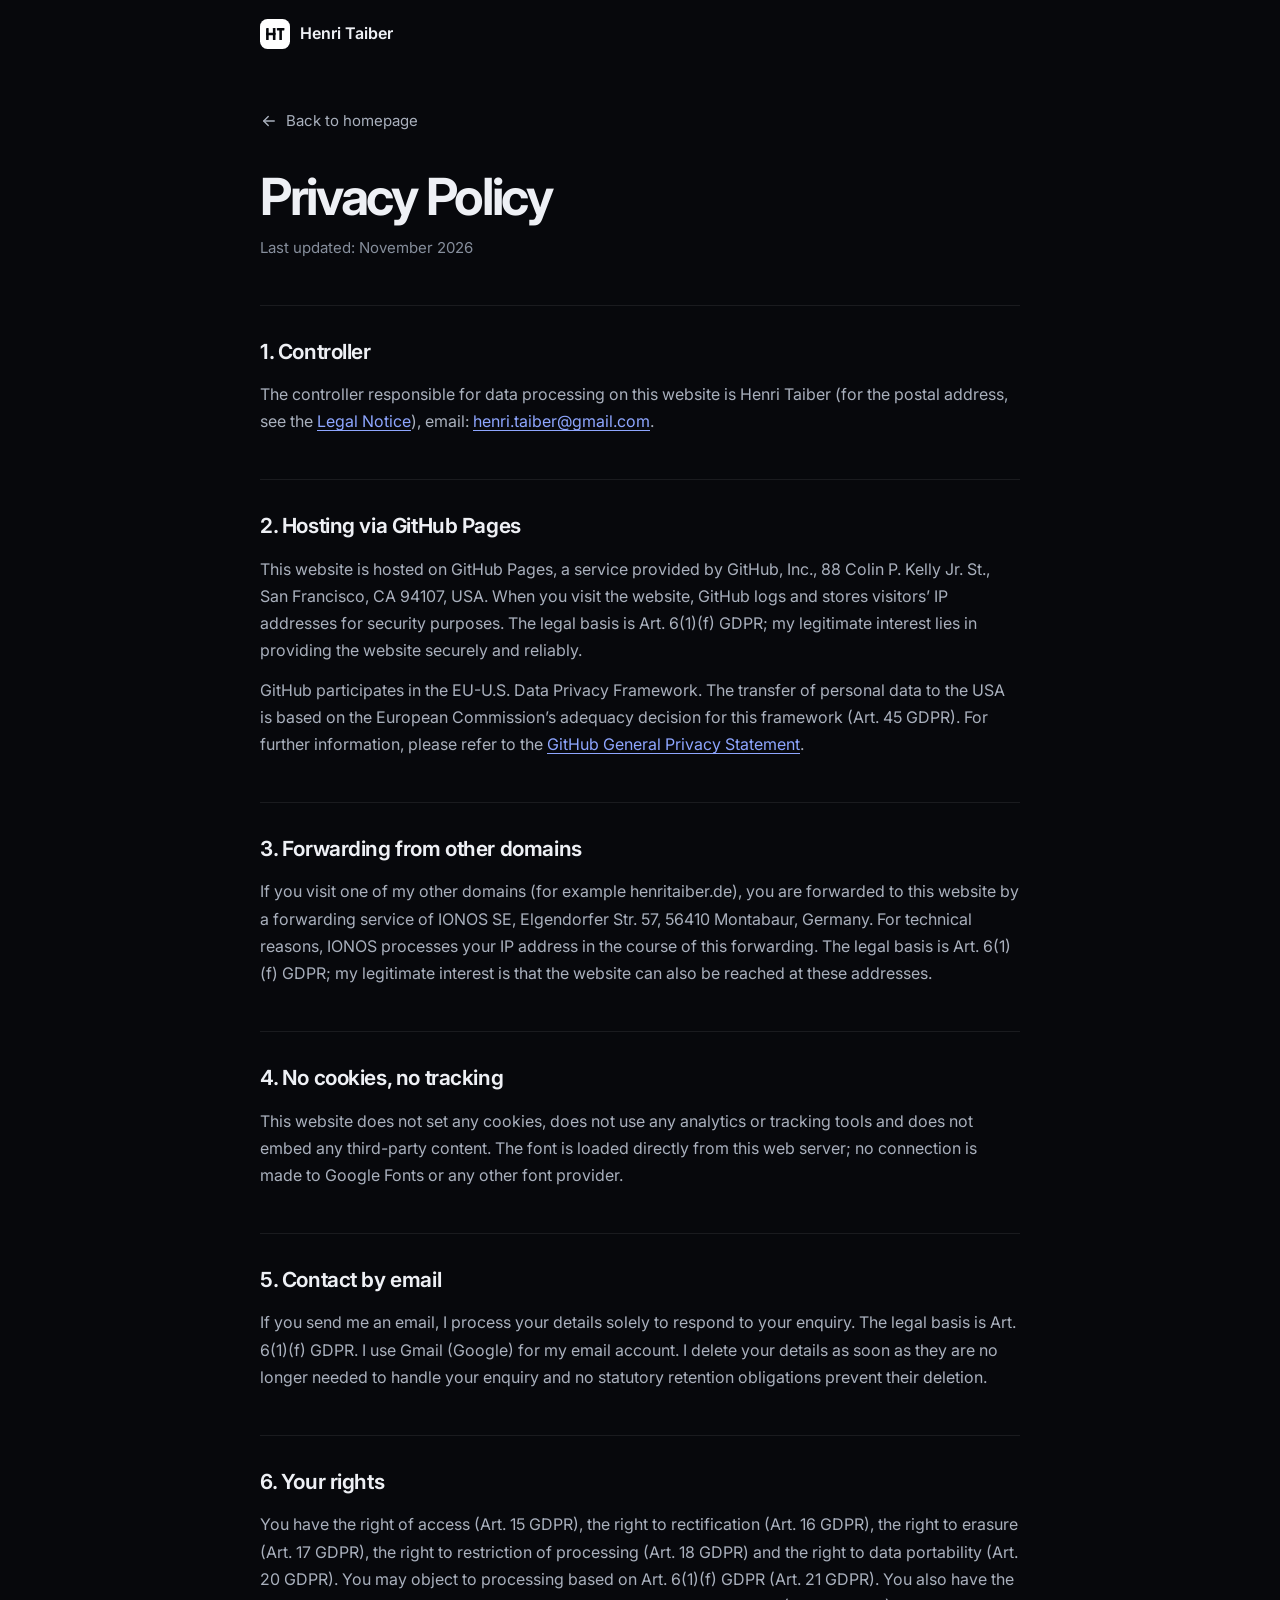
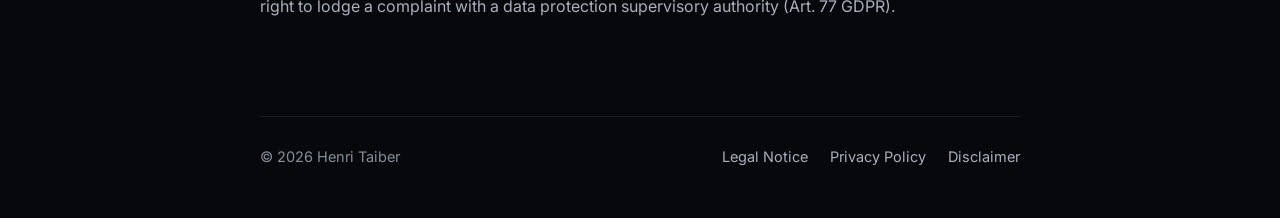
<file: datenschutz.html>
<!doctype html>
<html lang="en">
<head>
  <meta charset="utf-8">
  <meta name="viewport" content="width=device-width, initial-scale=1">
  <title>Privacy Policy · Henri Taiber</title>
  <meta name="robots" content="noindex, follow">
  <link rel="canonical" href="https://henritaiber.com/privacy-policy.html">
  <meta http-equiv="refresh" content="0; url=privacy-policy.html">
  <meta name="color-scheme" content="dark">
  <style>html, body { margin: 0; background: #07080c; color: #a9b0bd; font: 16px/1.6 system-ui, sans-serif; } p { margin: 48px 24px; } a { color: #8ea6ff; }</style>
  <script>location.replace("privacy-policy.html");</script>
</head>
<body>
  <p>This page has moved to the <a href="privacy-policy.html">Privacy Policy</a>.</p>
</body>
</html>
</file>
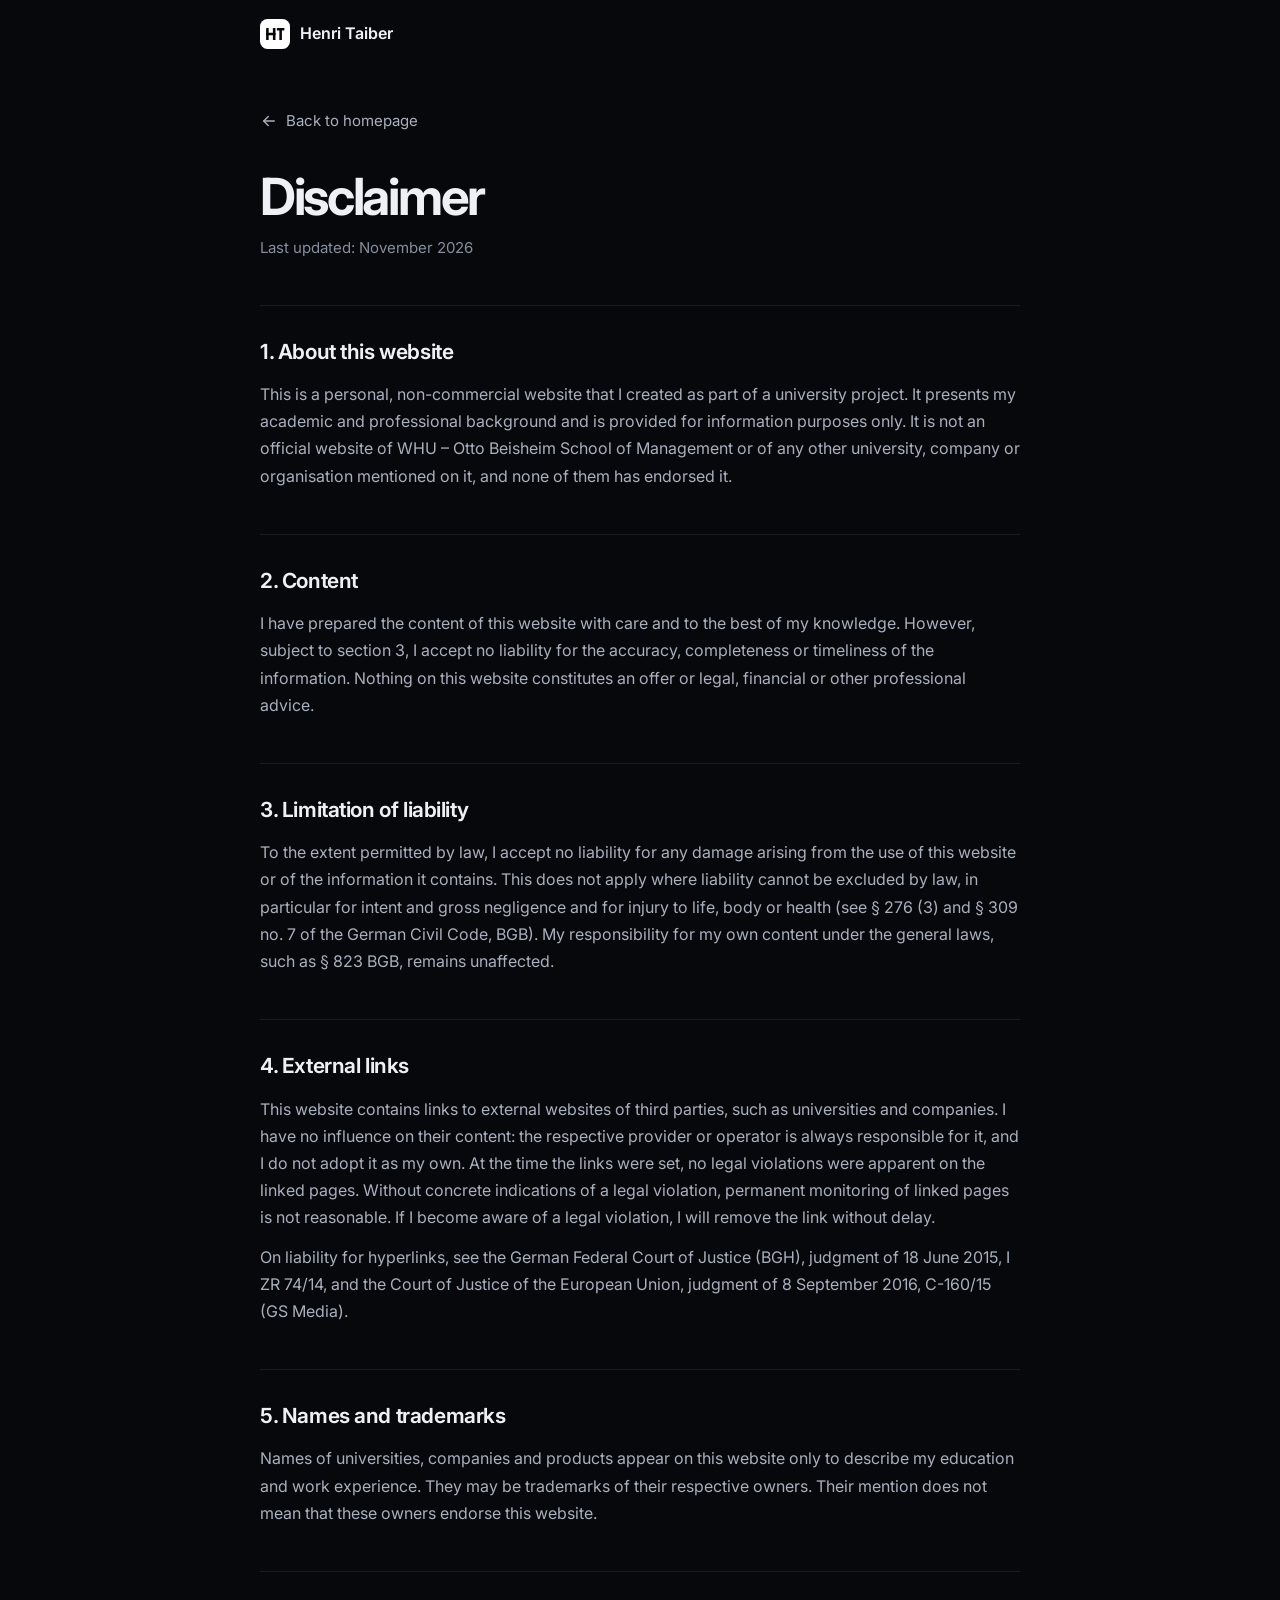
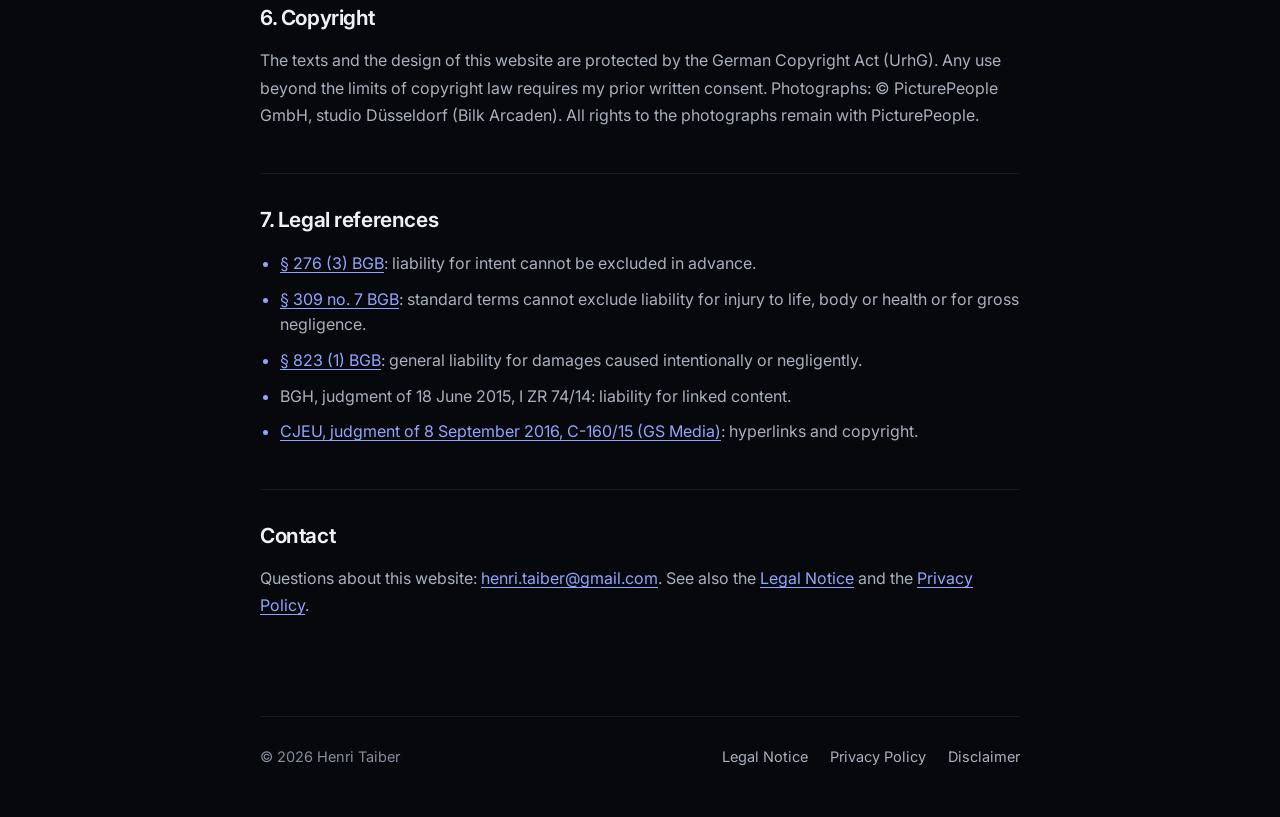
<file: disclaimer.html>
<!doctype html>
<html lang="en">
<head>
  <meta charset="utf-8">
  <meta name="viewport" content="width=device-width, initial-scale=1, viewport-fit=cover">
  <title>Disclaimer · Henri Taiber</title>
  <meta name="robots" content="noindex, follow">
  <link rel="canonical" href="https://henritaiber.com/disclaimer.html">
  <meta name="color-scheme" content="dark">
  <meta name="theme-color" content="#07080c">
  <link rel="icon" href="favicon.svg" type="image/svg+xml">
  <link rel="apple-touch-icon" href="apple-touch-icon.png">
  <style>
    @font-face {
      font-family: "Inter";
      src: url("assets/fonts/inter-var-latin.woff2") format("woff2-variations"), url("assets/fonts/inter-var-latin.woff2") format("woff2");
      font-weight: 100 900; font-style: normal; font-display: swap;
    }
    :root {
      color-scheme: dark;
      --bg: #07080c; --text: #eef0f5; --muted: #a9b0bd; --faint: #868e9c;
      --line: rgba(255, 255, 255, 0.08); --accent: #8ea6ff;
      --grad: linear-gradient(110deg, #8ea6ff 0%, #b897ff 55%, #f0abfc 100%);
      --font: "Inter", ui-sans-serif, system-ui, -apple-system, "Segoe UI", Roboto, "Helvetica Neue", Arial, sans-serif;
    }
    *, *::before, *::after { box-sizing: border-box; }
    html { background: var(--bg); -webkit-text-size-adjust: 100%; text-size-adjust: 100%; }
    body { margin: 0; min-height: 100vh; background: var(--bg); color: var(--text); font: 16px/1.7 var(--font); -webkit-font-smoothing: antialiased; }
    body::before { content: ""; position: fixed; inset: 0; z-index: -1; pointer-events: none;
      background: radial-gradient(55% 45% at 12% -8%, rgba(88, 115, 255, 0.2), transparent 70%), radial-gradient(45% 40% at 92% 2%, rgba(184, 151, 255, 0.14), transparent 70%); }
    a { color: var(--accent); text-underline-offset: 3px; text-decoration-thickness: 1px; transition: color .2s ease; }
    a:hover { color: #ffffff; }
    :focus-visible { outline: 2px solid var(--accent); outline-offset: 3px; border-radius: 8px; }
    svg.icon { width: 18px; height: 18px; fill: none; stroke: currentColor; stroke-width: 1.8; stroke-linecap: round; stroke-linejoin: round; }
    .container { width: min(760px, calc(100% - 48px)); margin-inline: auto; }
    .nav { display: flex; align-items: center; height: 68px; }
    .brand { display: inline-flex; align-items: center; gap: 10px; color: var(--text); font-weight: 620; text-decoration: none; }
    .brand-mark { width: 30px; height: 30px; }
    .brand-mark .bg { fill: #ffffff; } .brand-mark .fg { fill: #07080c; }
    main { padding: 40px 0 96px; }
    .back-link { display: inline-flex; align-items: center; gap: 8px; margin-bottom: 36px; color: var(--muted); text-decoration: none; font-size: 15px; }
    .back-link:hover { color: var(--text); }
    h1 { margin: 0; font-size: clamp(2.3rem, 5vw, 3.2rem); line-height: 1.05; letter-spacing: -0.045em; font-weight: 680; }
    h2 { margin: 44px 0 0; padding-top: 28px; border-top: 1px solid var(--line); font-size: 1.3rem; letter-spacing: -0.02em; font-weight: 640; }
    p, address, li { color: var(--muted); }
    p { margin: 12px 0 0; }
    .sub { color: var(--faint); font-size: 15px; }
    address { font-style: normal; margin-top: 18px; color: var(--text); }
    footer { padding-bottom: 48px; color: var(--faint); font-size: 14.5px; }
    .footer-row { display: flex; flex-wrap: wrap; justify-content: space-between; gap: 12px 24px; padding-top: 28px; border-top: 1px solid var(--line); }
    .footer-row p { margin: 0; color: var(--faint); }
    .footer-links { display: flex; gap: 22px; list-style: none; margin: 0; padding: 0; }
    footer a { color: var(--muted); text-decoration: none; }
    footer a:hover { color: var(--text); text-decoration: underline; }
    @media (max-width: 640px) { .container { width: calc(100% - 32px); } }
    .refs { margin: 14px 0 0; padding-left: 20px; }
    .refs li { margin-top: 10px; line-height: 1.6; }
    .refs li::marker { color: var(--accent); }
  </style>
</head>
<body>
  <header>
    <nav class="container nav" aria-label="Main">
      <a class="brand" href="index.html" aria-label="Henri Taiber – home">
        <svg class="brand-mark" viewBox="0 0 64 64" aria-hidden="true">
          <rect class="bg" width="64" height="64" rx="16"/>
          <g class="fg">
            <rect x="13" y="19" width="5.5" height="26" rx="1"/>
            <rect x="27.5" y="19" width="5.5" height="26" rx="1"/>
            <rect x="13" y="29.5" width="20" height="5" rx="1"/>
            <rect x="36" y="19" width="16" height="5.5" rx="1"/>
            <rect x="41.25" y="19" width="5.5" height="26" rx="1"/>
          </g>
        </svg>
        <span>Henri Taiber</span>
      </a>
    </nav>
  </header>

  <main>
    <div class="container">
      <a class="back-link" href="index.html">
        <svg class="icon" viewBox="0 0 24 24" aria-hidden="true"><path d="M19 12H5"/><path d="m11 6-6 6 6 6"/></svg>
        Back to homepage
      </a>
      <h1>Disclaimer</h1>
      <p class="sub">Last updated: November 2026</p>

      <h2>1. About this website</h2>
      <p>This is a personal, non-commercial website that I created as part of a university project. It presents my academic and professional background and is provided for information purposes only. It is not an official website of WHU – Otto Beisheim School of Management or of any other university, company or organisation mentioned on it, and none of them has endorsed it.</p>

      <h2>2. Content</h2>
      <p>I have prepared the content of this website with care and to the best of my knowledge. However, subject to section 3, I accept no liability for the accuracy, completeness or timeliness of the information. Nothing on this website constitutes an offer or legal, financial or other professional advice.</p>

      <h2>3. Limitation of liability</h2>
      <p>To the extent permitted by law, I accept no liability for any damage arising from the use of this website or of the information it contains. This does not apply where liability cannot be excluded by law, in particular for intent and gross negligence and for injury to life, body or health (see § 276 (3) and § 309 no. 7 of the German Civil Code, BGB). My responsibility for my own content under the general laws, such as § 823 BGB, remains unaffected.</p>

      <h2>4. External links</h2>
      <p>This website contains links to external websites of third parties, such as universities and companies. I have no influence on their content: the respective provider or operator is always responsible for it, and I do not adopt it as my own. At the time the links were set, no legal violations were apparent on the linked pages. Without concrete indications of a legal violation, permanent monitoring of linked pages is not reasonable. If I become aware of a legal violation, I will remove the link without delay.</p>
      <p>On liability for hyperlinks, see the German Federal Court of Justice (BGH), judgment of 18 June 2015, I ZR 74/14, and the Court of Justice of the European Union, judgment of 8 September 2016, C-160/15 (GS Media).</p>

      <h2>5. Names and trademarks</h2>
      <p>Names of universities, companies and products appear on this website only to describe my education and work experience. They may be trademarks of their respective owners. Their mention does not mean that these owners endorse this website.</p>

      <h2>6. Copyright</h2>
      <p>The texts and the design of this website are protected by the German Copyright Act (UrhG). Any use beyond the limits of copyright law requires my prior written consent. Photographs: © PicturePeople GmbH, studio Düsseldorf (Bilk Arcaden). All rights to the photographs remain with PicturePeople.</p>

      <h2>7. Legal references</h2>
      <ul class="refs">
        <li><a href="https://www.gesetze-im-internet.de/englisch_bgb/englisch_bgb.html#p0854" rel="noopener">§ 276 (3) BGB</a>: liability for intent cannot be excluded in advance.</li>
        <li><a href="https://www.gesetze-im-internet.de/englisch_bgb/englisch_bgb.html#p0991" rel="noopener">§ 309 no. 7 BGB</a>: standard terms cannot exclude liability for injury to life, body or health or for gross negligence.</li>
        <li><a href="https://www.gesetze-im-internet.de/englisch_bgb/englisch_bgb.html#p4209" rel="noopener">§ 823 (1) BGB</a>: general liability for damages caused intentionally or negligently.</li>
        <li>BGH, judgment of 18 June 2015, I ZR 74/14: liability for linked content.</li>
        <li><a href="https://eur-lex.europa.eu/legal-content/EN/TXT/?uri=CELEX:62015CJ0160" rel="noopener">CJEU, judgment of 8 September 2016, C-160/15 (GS Media)</a>: hyperlinks and copyright.</li>
      </ul>

      <h2>Contact</h2>
      <p>Questions about this website: <a href="mailto:henri.taiber@gmail.com">henri.taiber@gmail.com</a>. See also the <a href="legal-notice.html">Legal Notice</a> and the <a href="privacy-policy.html">Privacy Policy</a>.</p>
    </div>
  </main>

  <footer>
    <div class="container footer-row">
      <p>© 2026 Henri Taiber</p>
      <ul class="footer-links">
        <li><a href="legal-notice.html">Legal Notice</a></li>
        <li><a href="privacy-policy.html">Privacy Policy</a></li>
        <li><a href="disclaimer.html" aria-current="page">Disclaimer</a></li>
      </ul>
    </div>
  </footer>
</body>
</html>
</file>
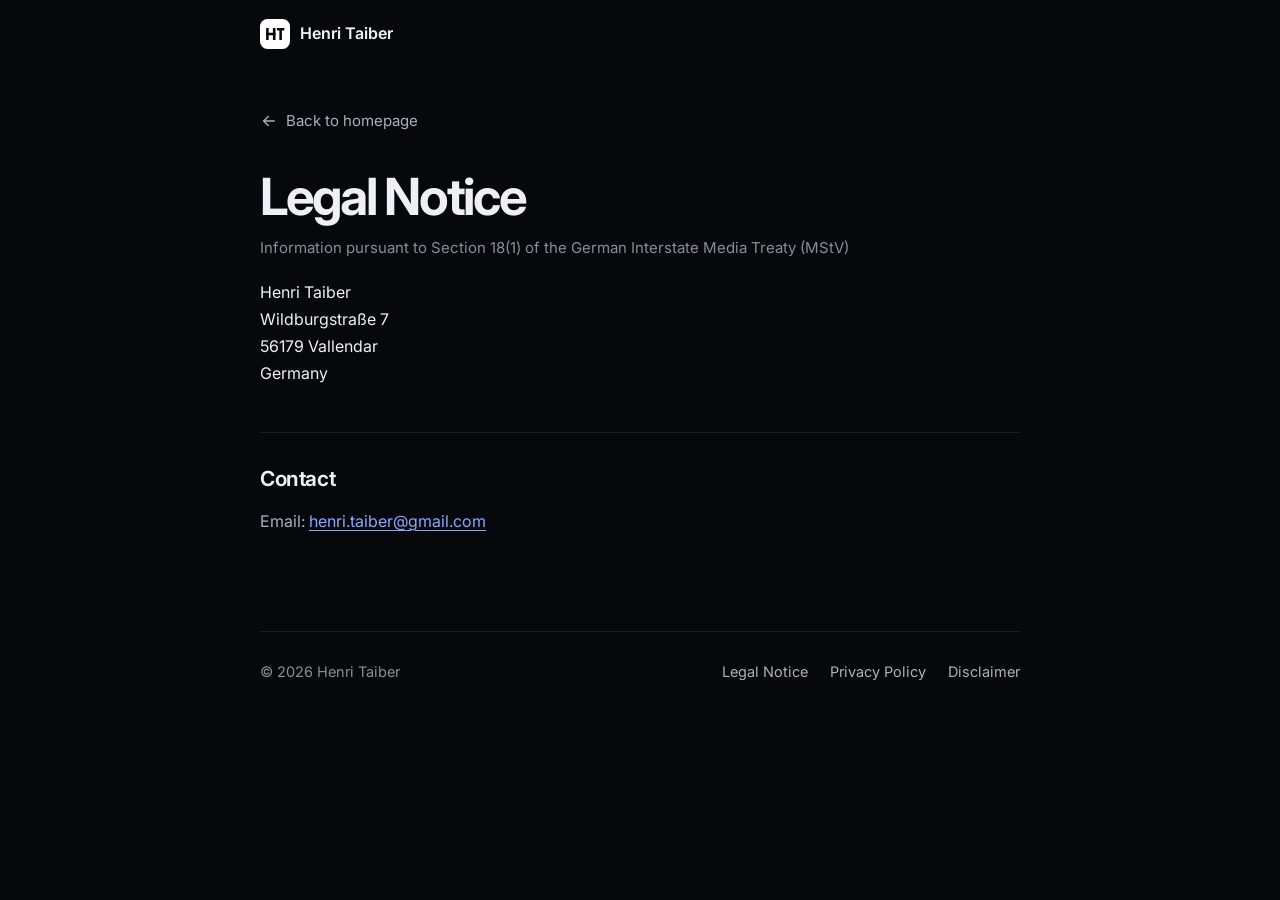
<file: impressum.html>
<!doctype html>
<html lang="en">
<head>
  <meta charset="utf-8">
  <meta name="viewport" content="width=device-width, initial-scale=1">
  <title>Legal Notice · Henri Taiber</title>
  <meta name="robots" content="noindex, follow">
  <link rel="canonical" href="https://henritaiber.com/legal-notice.html">
  <meta http-equiv="refresh" content="0; url=legal-notice.html">
  <meta name="color-scheme" content="dark">
  <style>html, body { margin: 0; background: #07080c; color: #a9b0bd; font: 16px/1.6 system-ui, sans-serif; } p { margin: 48px 24px; } a { color: #8ea6ff; }</style>
  <script>location.replace("legal-notice.html");</script>
</head>
<body>
  <p>This page has moved to the <a href="legal-notice.html">Legal Notice</a>.</p>
</body>
</html>
</file>
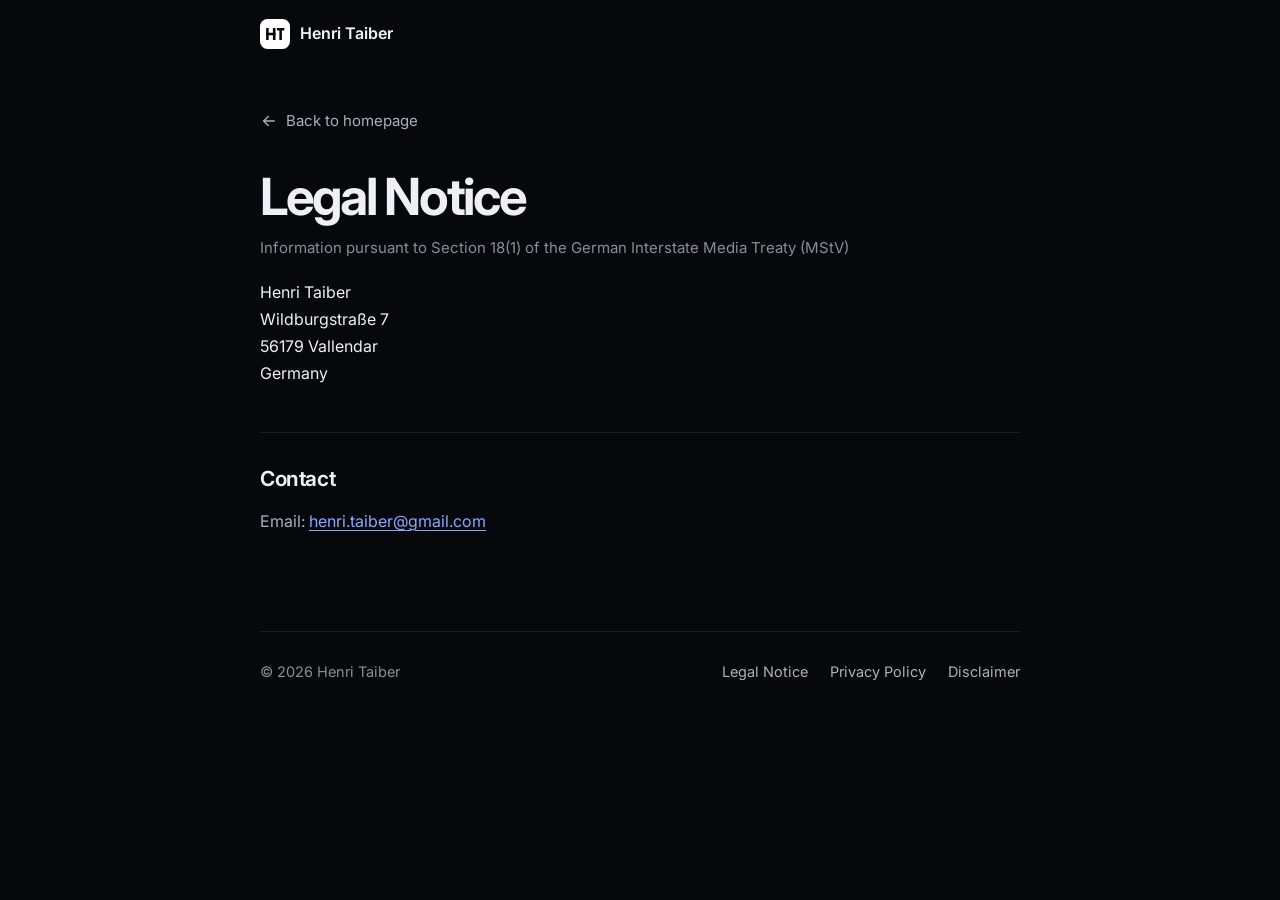
<file: legal-notice.html>
<!doctype html>
<html lang="en">
<head>
  <meta charset="utf-8">
  <meta name="viewport" content="width=device-width, initial-scale=1, viewport-fit=cover">
  <title>Legal Notice · Henri Taiber</title>
  <meta name="robots" content="noindex, follow">
  <link rel="canonical" href="https://henritaiber.com/legal-notice.html">
  <meta name="color-scheme" content="dark">
  <meta name="theme-color" content="#07080c">
  <link rel="icon" href="favicon.svg" type="image/svg+xml">
  <link rel="apple-touch-icon" href="apple-touch-icon.png">
  <style>
    @font-face {
      font-family: "Inter";
      src: url("assets/fonts/inter-var-latin.woff2") format("woff2-variations"), url("assets/fonts/inter-var-latin.woff2") format("woff2");
      font-weight: 100 900; font-style: normal; font-display: swap;
    }
    :root {
      color-scheme: dark;
      --bg: #07080c; --text: #eef0f5; --muted: #a9b0bd; --faint: #868e9c;
      --line: rgba(255, 255, 255, 0.08); --accent: #8ea6ff;
      --grad: linear-gradient(110deg, #8ea6ff 0%, #b897ff 55%, #f0abfc 100%);
      --font: "Inter", ui-sans-serif, system-ui, -apple-system, "Segoe UI", Roboto, "Helvetica Neue", Arial, sans-serif;
    }
    *, *::before, *::after { box-sizing: border-box; }
    html { background: var(--bg); -webkit-text-size-adjust: 100%; text-size-adjust: 100%; }
    body { margin: 0; min-height: 100vh; background: var(--bg); color: var(--text); font: 16px/1.7 var(--font); -webkit-font-smoothing: antialiased; }
    body::before { content: ""; position: fixed; inset: 0; z-index: -1; pointer-events: none;
      background: radial-gradient(55% 45% at 12% -8%, rgba(88, 115, 255, 0.2), transparent 70%), radial-gradient(45% 40% at 92% 2%, rgba(184, 151, 255, 0.14), transparent 70%); }
    a { color: var(--accent); text-underline-offset: 3px; text-decoration-thickness: 1px; transition: color .2s ease; }
    a:hover { color: #ffffff; }
    :focus-visible { outline: 2px solid var(--accent); outline-offset: 3px; border-radius: 8px; }
    svg.icon { width: 18px; height: 18px; fill: none; stroke: currentColor; stroke-width: 1.8; stroke-linecap: round; stroke-linejoin: round; }
    .container { width: min(760px, calc(100% - 48px)); margin-inline: auto; }
    .nav { display: flex; align-items: center; height: 68px; }
    .brand { display: inline-flex; align-items: center; gap: 10px; color: var(--text); font-weight: 620; text-decoration: none; }
    .brand-mark { width: 30px; height: 30px; }
    .brand-mark .bg { fill: #ffffff; } .brand-mark .fg { fill: #07080c; }
    main { padding: 40px 0 96px; }
    .back-link { display: inline-flex; align-items: center; gap: 8px; margin-bottom: 36px; color: var(--muted); text-decoration: none; font-size: 15px; }
    .back-link:hover { color: var(--text); }
    h1 { margin: 0; font-size: clamp(2.3rem, 5vw, 3.2rem); line-height: 1.05; letter-spacing: -0.045em; font-weight: 680; }
    h2 { margin: 44px 0 0; padding-top: 28px; border-top: 1px solid var(--line); font-size: 1.3rem; letter-spacing: -0.02em; font-weight: 640; }
    p, address, li { color: var(--muted); }
    p { margin: 12px 0 0; }
    .sub { color: var(--faint); font-size: 15px; }
    address { font-style: normal; margin-top: 18px; color: var(--text); }
    footer { padding-bottom: 48px; color: var(--faint); font-size: 14.5px; }
    .footer-row { display: flex; flex-wrap: wrap; justify-content: space-between; gap: 12px 24px; padding-top: 28px; border-top: 1px solid var(--line); }
    .footer-row p { margin: 0; color: var(--faint); }
    .footer-links { display: flex; gap: 22px; list-style: none; margin: 0; padding: 0; }
    footer a { color: var(--muted); text-decoration: none; }
    footer a:hover { color: var(--text); text-decoration: underline; }
    @media (max-width: 640px) { .container { width: calc(100% - 32px); } }
  </style>
</head>
<body>
  <header>
    <nav class="container nav" aria-label="Main">
      <a class="brand" href="index.html" aria-label="Henri Taiber – home">
        <svg class="brand-mark" viewBox="0 0 64 64" aria-hidden="true">
          <rect class="bg" width="64" height="64" rx="16"/>
          <g class="fg">
            <rect x="13" y="19" width="5.5" height="26" rx="1"/>
            <rect x="27.5" y="19" width="5.5" height="26" rx="1"/>
            <rect x="13" y="29.5" width="20" height="5" rx="1"/>
            <rect x="36" y="19" width="16" height="5.5" rx="1"/>
            <rect x="41.25" y="19" width="5.5" height="26" rx="1"/>
          </g>
        </svg>
        <span>Henri Taiber</span>
      </a>
    </nav>
  </header>

  <main>
    <div class="container">
      <a class="back-link" href="index.html">
        <svg class="icon" viewBox="0 0 24 24" aria-hidden="true"><path d="M19 12H5"/><path d="m11 6-6 6 6 6"/></svg>
        Back to homepage
      </a>
      <h1>Legal Notice</h1>
      <p class="sub">Information pursuant to Section 18(1) of the German Interstate Media Treaty (MStV)</p>

      <address>
        Henri Taiber<br>
        Wildburgstraße 7<br>
        56179 Vallendar<br>
        Germany
      </address>

      <h2>Contact</h2>
      <p>Email: <a href="mailto:henri.taiber@gmail.com">henri.taiber@gmail.com</a></p>
    </div>
  </main>

  <footer>
    <div class="container footer-row">
      <p>© 2026 Henri Taiber</p>
      <ul class="footer-links">
        <li><a href="legal-notice.html" aria-current="page">Legal Notice</a></li>
        <li><a href="privacy-policy.html">Privacy Policy</a></li>
        <li><a href="disclaimer.html">Disclaimer</a></li>
      </ul>
    </div>
  </footer>
</body>
</html>
</file>
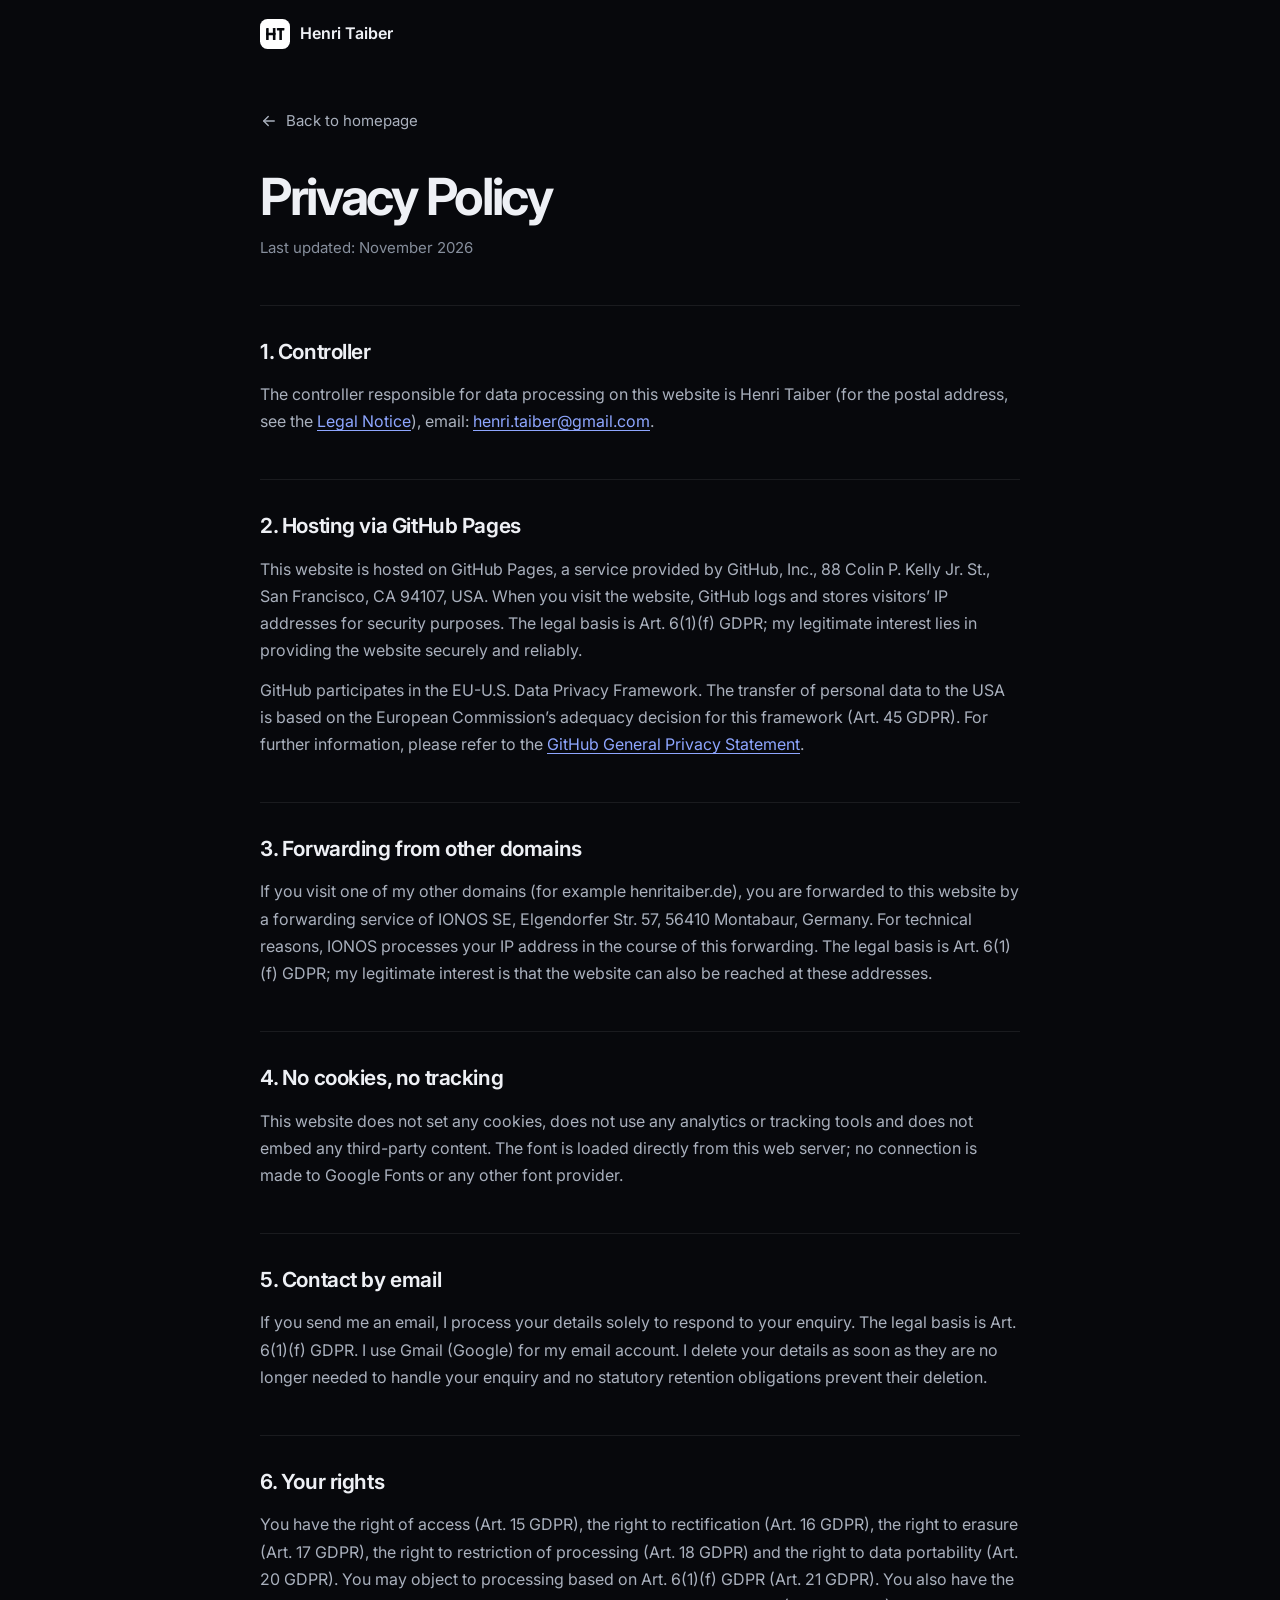
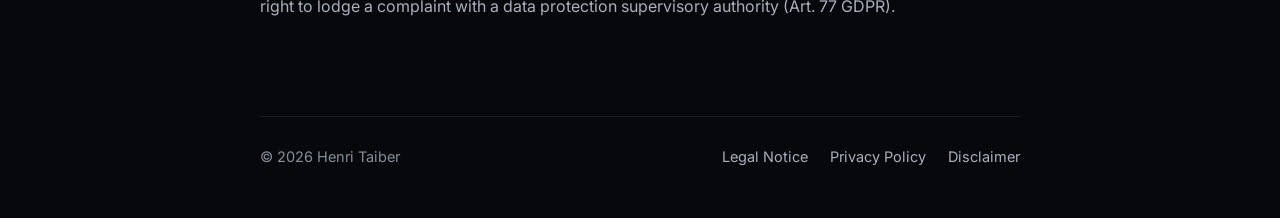
<file: privacy-policy.html>
<!doctype html>
<html lang="en">
<head>
  <meta charset="utf-8">
  <meta name="viewport" content="width=device-width, initial-scale=1, viewport-fit=cover">
  <title>Privacy Policy · Henri Taiber</title>
  <meta name="robots" content="noindex, follow">
  <link rel="canonical" href="https://henritaiber.com/privacy-policy.html">
  <meta name="color-scheme" content="dark">
  <meta name="theme-color" content="#07080c">
  <link rel="icon" href="favicon.svg" type="image/svg+xml">
  <link rel="apple-touch-icon" href="apple-touch-icon.png">
  <style>
    @font-face {
      font-family: "Inter";
      src: url("assets/fonts/inter-var-latin.woff2") format("woff2-variations"), url("assets/fonts/inter-var-latin.woff2") format("woff2");
      font-weight: 100 900; font-style: normal; font-display: swap;
    }
    :root {
      color-scheme: dark;
      --bg: #07080c; --text: #eef0f5; --muted: #a9b0bd; --faint: #868e9c;
      --line: rgba(255, 255, 255, 0.08); --accent: #8ea6ff;
      --grad: linear-gradient(110deg, #8ea6ff 0%, #b897ff 55%, #f0abfc 100%);
      --font: "Inter", ui-sans-serif, system-ui, -apple-system, "Segoe UI", Roboto, "Helvetica Neue", Arial, sans-serif;
    }
    *, *::before, *::after { box-sizing: border-box; }
    html { background: var(--bg); -webkit-text-size-adjust: 100%; text-size-adjust: 100%; }
    body { margin: 0; min-height: 100vh; background: var(--bg); color: var(--text); font: 16px/1.7 var(--font); -webkit-font-smoothing: antialiased; }
    body::before { content: ""; position: fixed; inset: 0; z-index: -1; pointer-events: none;
      background: radial-gradient(55% 45% at 12% -8%, rgba(88, 115, 255, 0.2), transparent 70%), radial-gradient(45% 40% at 92% 2%, rgba(184, 151, 255, 0.14), transparent 70%); }
    a { color: var(--accent); text-underline-offset: 3px; text-decoration-thickness: 1px; transition: color .2s ease; }
    a:hover { color: #ffffff; }
    :focus-visible { outline: 2px solid var(--accent); outline-offset: 3px; border-radius: 8px; }
    svg.icon { width: 18px; height: 18px; fill: none; stroke: currentColor; stroke-width: 1.8; stroke-linecap: round; stroke-linejoin: round; }
    .container { width: min(760px, calc(100% - 48px)); margin-inline: auto; }
    .nav { display: flex; align-items: center; height: 68px; }
    .brand { display: inline-flex; align-items: center; gap: 10px; color: var(--text); font-weight: 620; text-decoration: none; }
    .brand-mark { width: 30px; height: 30px; }
    .brand-mark .bg { fill: #ffffff; } .brand-mark .fg { fill: #07080c; }
    main { padding: 40px 0 96px; }
    .back-link { display: inline-flex; align-items: center; gap: 8px; margin-bottom: 36px; color: var(--muted); text-decoration: none; font-size: 15px; }
    .back-link:hover { color: var(--text); }
    h1 { margin: 0; font-size: clamp(2.3rem, 5vw, 3.2rem); line-height: 1.05; letter-spacing: -0.045em; font-weight: 680; }
    h2 { margin: 44px 0 0; padding-top: 28px; border-top: 1px solid var(--line); font-size: 1.3rem; letter-spacing: -0.02em; font-weight: 640; }
    p, address, li { color: var(--muted); }
    p { margin: 12px 0 0; }
    .sub { color: var(--faint); font-size: 15px; }
    address { font-style: normal; margin-top: 18px; color: var(--text); }
    footer { padding-bottom: 48px; color: var(--faint); font-size: 14.5px; }
    .footer-row { display: flex; flex-wrap: wrap; justify-content: space-between; gap: 12px 24px; padding-top: 28px; border-top: 1px solid var(--line); }
    .footer-row p { margin: 0; color: var(--faint); }
    .footer-links { display: flex; gap: 22px; list-style: none; margin: 0; padding: 0; }
    footer a { color: var(--muted); text-decoration: none; }
    footer a:hover { color: var(--text); text-decoration: underline; }
    @media (max-width: 640px) { .container { width: calc(100% - 32px); } }
  </style>
</head>
<body>
  <header>
    <nav class="container nav" aria-label="Main">
      <a class="brand" href="index.html" aria-label="Henri Taiber – home">
        <svg class="brand-mark" viewBox="0 0 64 64" aria-hidden="true">
          <rect class="bg" width="64" height="64" rx="16"/>
          <g class="fg">
            <rect x="13" y="19" width="5.5" height="26" rx="1"/>
            <rect x="27.5" y="19" width="5.5" height="26" rx="1"/>
            <rect x="13" y="29.5" width="20" height="5" rx="1"/>
            <rect x="36" y="19" width="16" height="5.5" rx="1"/>
            <rect x="41.25" y="19" width="5.5" height="26" rx="1"/>
          </g>
        </svg>
        <span>Henri Taiber</span>
      </a>
    </nav>
  </header>

  <main>
    <div class="container">
      <a class="back-link" href="index.html">
        <svg class="icon" viewBox="0 0 24 24" aria-hidden="true"><path d="M19 12H5"/><path d="m11 6-6 6 6 6"/></svg>
        Back to homepage
      </a>
      <h1>Privacy Policy</h1>
      <p class="sub">Last updated: November 2026</p>

      <h2>1. Controller</h2>
      <p>The controller responsible for data processing on this website is Henri Taiber (for the postal address, see the <a href="legal-notice.html">Legal Notice</a>), email: <a href="mailto:henri.taiber@gmail.com">henri.taiber@gmail.com</a>.</p>

      <h2>2. Hosting via GitHub Pages</h2>
      <p>This website is hosted on GitHub Pages, a service provided by GitHub, Inc., 88 Colin P. Kelly Jr. St., San Francisco, CA 94107, USA. When you visit the website, GitHub logs and stores visitors’ IP addresses for security purposes. The legal basis is Art. 6(1)(f) GDPR; my legitimate interest lies in providing the website securely and reliably.</p>
      <p>GitHub participates in the EU-U.S. Data Privacy Framework. The transfer of personal data to the USA is based on the European Commission’s adequacy decision for this framework (Art. 45 GDPR). For further information, please refer to the <a href="https://docs.github.com/en/site-policy/privacy-policies/github-general-privacy-statement" rel="noopener">GitHub General Privacy Statement</a>.</p>

      <h2>3. Forwarding from other domains</h2>
      <p>If you visit one of my other domains (for example henritaiber.de), you are forwarded to this website by a forwarding service of IONOS SE, Elgendorfer Str. 57, 56410 Montabaur, Germany. For technical reasons, IONOS processes your IP address in the course of this forwarding. The legal basis is Art. 6(1)(f) GDPR; my legitimate interest is that the website can also be reached at these addresses.</p>

      <h2>4. No cookies, no tracking</h2>
      <p>This website does not set any cookies, does not use any analytics or tracking tools and does not embed any third-party content. The font is loaded directly from this web server; no connection is made to Google Fonts or any other font provider.</p>

      <h2>5. Contact by email</h2>
      <p>If you send me an email, I process your details solely to respond to your enquiry. The legal basis is Art. 6(1)(f) GDPR. I use Gmail (Google) for my email account. I delete your details as soon as they are no longer needed to handle your enquiry and no statutory retention obligations prevent their deletion.</p>

      <h2>6. Your rights</h2>
      <p>You have the right of access (Art. 15 GDPR), the right to rectification (Art. 16 GDPR), the right to erasure (Art. 17 GDPR), the right to restriction of processing (Art. 18 GDPR) and the right to data portability (Art. 20 GDPR). You may object to processing based on Art. 6(1)(f) GDPR (Art. 21 GDPR). You also have the right to lodge a complaint with a data protection supervisory authority (Art. 77 GDPR).</p>
    </div>
  </main>

  <footer>
    <div class="container footer-row">
      <p>© 2026 Henri Taiber</p>
      <ul class="footer-links">
        <li><a href="legal-notice.html">Legal Notice</a></li>
        <li><a href="privacy-policy.html" aria-current="page">Privacy Policy</a></li>
        <li><a href="disclaimer.html">Disclaimer</a></li>
      </ul>
    </div>
  </footer>
</body>
</html>
</file>
